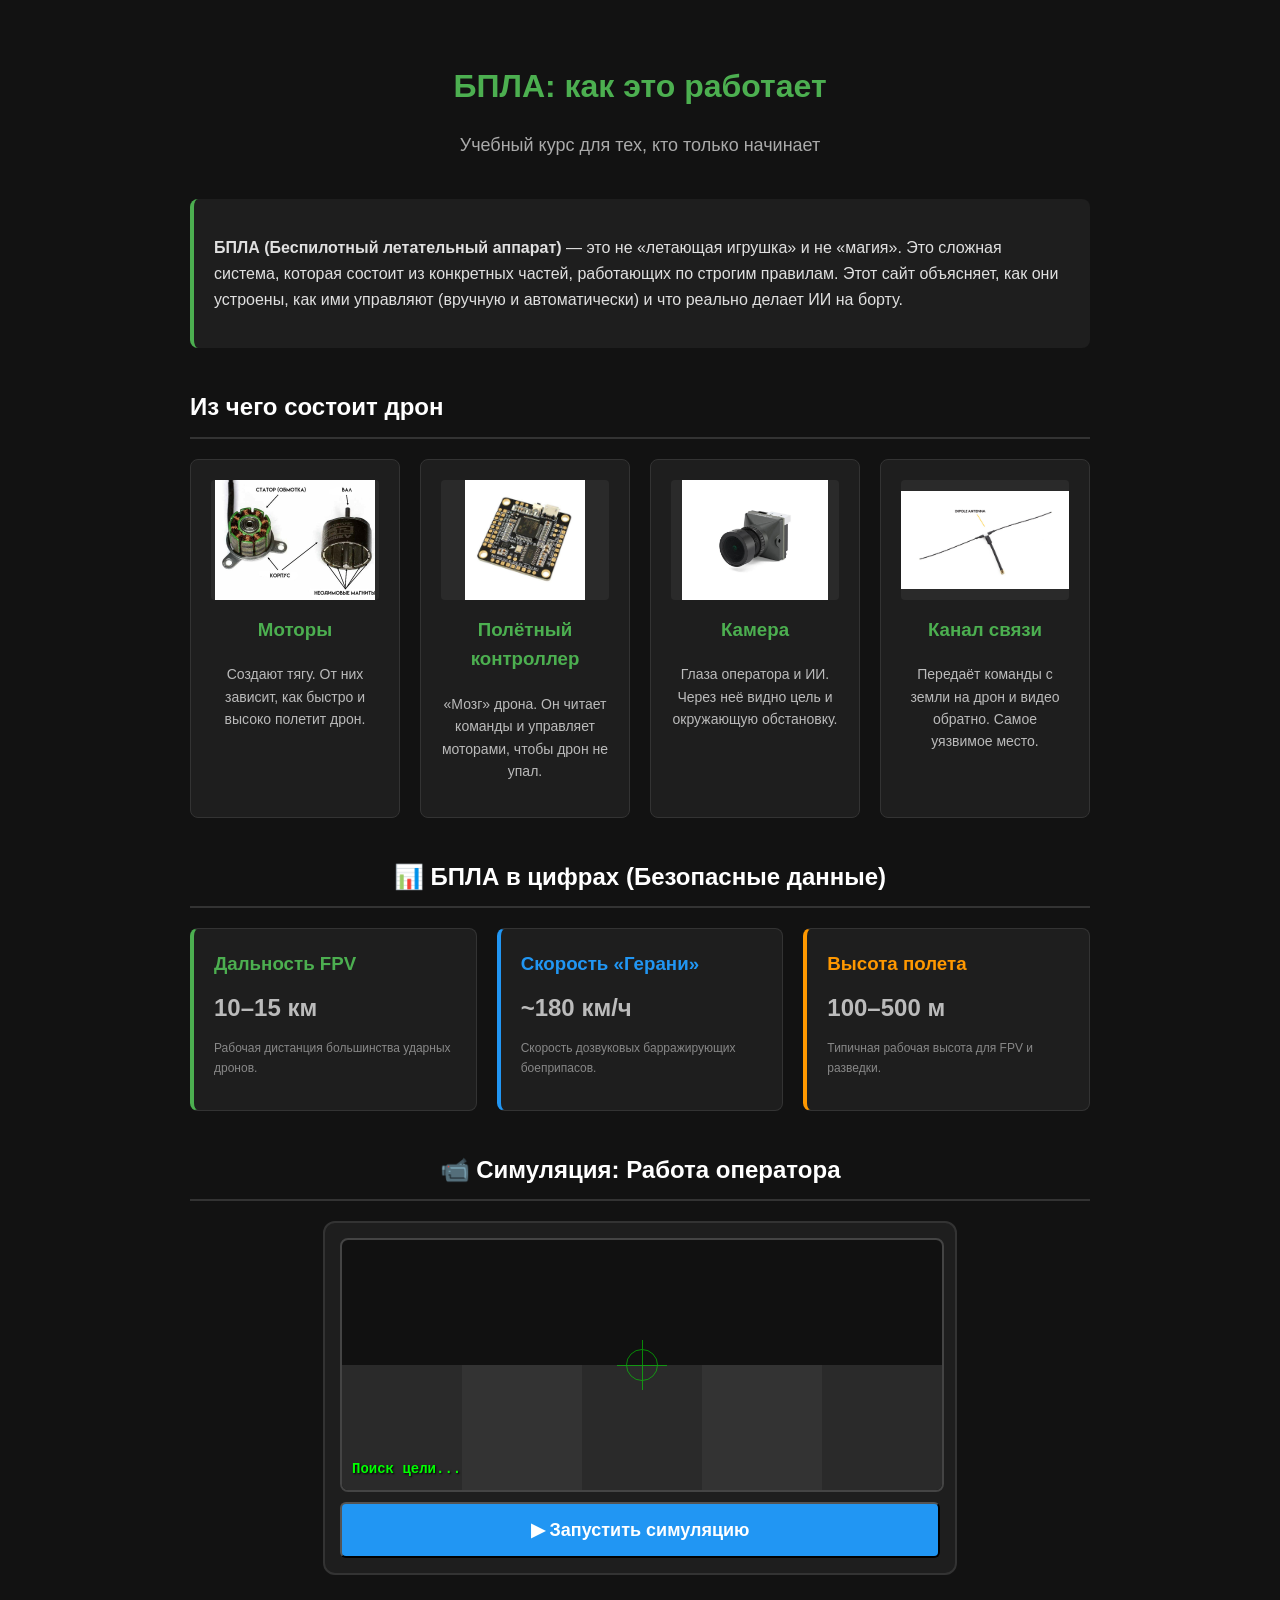
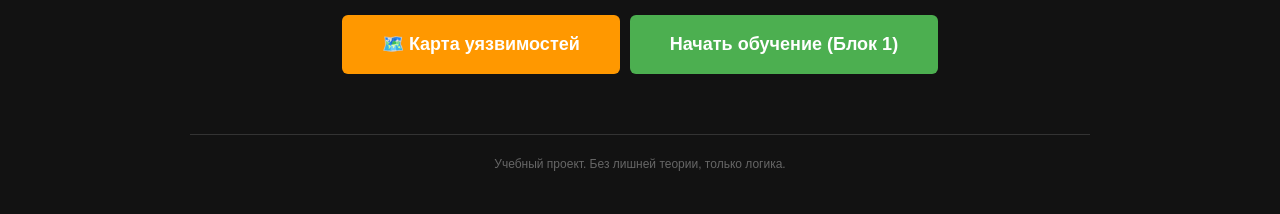
<file: index.html>
<!DOCTYPE html>
<html lang="ru">
<head>
    <meta charset="UTF-8">
    <meta name="viewport" content="width=device-width, initial-scale=1.0">
    <title>БПЛА: как это работает</title>
    <link rel="stylesheet" href="style.css">
</head>
<body>
    <div class="container">
        <h1>БПЛА: как это работает</h1>
        <p class="subtitle">Учебный курс для тех, кто только начинает</p>

        <div class="intro-box">
            <p><strong>БПЛА (Беспилотный летательный аппарат)</strong> — это не «летающая игрушка» и не «магия». Это сложная система, которая состоит из конкретных частей, работающих по строгим правилам. Этот сайт объясняет, как они устроены, как ими управляют (вручную и автоматически) и что реально делает ИИ на борту.</p>
        </div>

        <h2>Из чего состоит дрон</h2>
        <div class="grid">
            <div class="card">
                <img src="motor.jpg" alt="Моторы">
                <h3>Моторы</h3>
                <p>Создают тягу. От них зависит, как быстро и высоко полетит дрон.</p>
            </div>
            <div class="card">
                <img src="controller.jpg" alt="Полётный контроллер">
                <h3>Полётный контроллер</h3>
                <p>«Мозг» дрона. Он читает команды и управляет моторами, чтобы дрон не упал.</p>
            </div>
            <div class="card">
                <img src="camera.jpg" alt="Камера">
                <h3>Камера</h3>
                <p>Глаза оператора и ИИ. Через неё видно цель и окружающую обстановку.</p>
            </div>
            <div class="card">
                <img src="radio.jpg" alt="Канал связи">
                <h3>Канал связи</h3>
                <p>Передаёт команды с земли на дрон и видео обратно. Самое уязвимое место.</p>
            </div>
        </div>

        <h2 style="text-align: center; margin-top: 40px;">📊 БПЛА в цифрах (Безопасные данные)</h2>
        <div class="grid" style="margin-top: 20px;">
            <div class="card" style="text-align: left; border-left: 4px solid #4CAF50;">
                <h3 style="color: #4CAF50; margin: 0 0 10px 0;">Дальность FPV</h3>
                <p style="font-size: 24px; font-weight: bold; margin: 0;">10–15 км</p>
                <p style="font-size: 12px; color: #888;">Рабочая дистанция большинства ударных дронов.</p>
            </div>
            <div class="card" style="text-align: left; border-left: 4px solid #2196F3;">
                <h3 style="color: #2196F3; margin: 0 0 10px 0;">Скорость «Герани»</h3>
                <p style="font-size: 24px; font-weight: bold; margin: 0;">~180 км/ч</p>
                <p style="font-size: 12px; color: #888;">Скорость дозвуковых барражирующих боеприпасов.</p>
            </div>
            <div class="card" style="text-align: left; border-left: 4px solid #FF9800;">
                <h3 style="color: #FF9800; margin: 0 0 10px 0;">Высота полета</h3>
                <p style="font-size: 24px; font-weight: bold; margin: 0;">100–500 м</p>
                <p style="font-size: 12px; color: #888;">Типичная рабочая высота для FPV и разведки.</p>
            </div>
        </div>

        <!-- СИМУЛЯЦИЯ С ВСТРОЕННЫМИ СТИЛЯМИ (Чтобы точно работало) -->
        <h2 style="text-align: center; margin-top: 40px;">📹 Симуляция: Работа оператора</h2>
        
        <style>
            .inline-sim-container { background-color: #1e1e1e; padding: 15px; border-radius: 12px; border: 2px solid #333; margin-top: 20px; max-width: 600px; margin-left: auto; margin-right: auto; }
            .inline-sim-screen { position: relative; width: 100%; height: 250px; background-color: #111; border-radius: 8px; overflow: hidden; border: 2px solid #444; font-family: 'Courier New', monospace; }
            .inline-sim-ground { position: absolute; bottom: 0; width: 200%; height: 50%; background: repeating-linear-gradient(90deg, #2a2a2a 0%, #2a2a2a 10%, #333 10%, #333 20%); animation: moveGroundInline 2s linear infinite; }
            @keyframes moveGroundInline { 0% { transform: translateX(0); } 100% { transform: translateX(-50%); } }
            .inline-sim-crosshair { position: absolute; top: 50%; left: 50%; width: 30px; height: 30px; border: 1px solid #00FF00; border-radius: 50%; transform: translate(-50%, -50%); opacity: 0.5; }
            .inline-sim-crosshair::before, .inline-sim-crosshair::after { content: ''; position: absolute; background: #00FF00; }
            .inline-sim-crosshair::before { top: 50%; left: -10px; right: -10px; height: 1px; }
            .inline-sim-crosshair::after { left: 50%; top: -10px; bottom: -10px; width: 1px; }
            .inline-sim-enemy { position: absolute; bottom: 30%; left: 120%; width: 50px; height: 25px; background-color: #444; border-radius: 4px; border-left: 10px solid #222; transition: left 2s linear; }
            .inline-sim-ai-lock { position: absolute; width: 70px; height: 40px; border: 2px solid transparent; top: calc(70% - 20px); left: 60%; opacity: 0; transition: all 0.3s; }
            .inline-sim-ai-lock.active { opacity: 1; border-color: #f44336; animation: pulseRedInline 0.5s infinite alternate; }
            .inline-sim-ai-label { position: absolute; top: -20px; left: 0; background-color: #f44336; color: white; font-size: 10px; font-weight: bold; padding: 2px 5px; border-radius: 2px; white-space: nowrap; }
            @keyframes pulseRedInline { 0% { box-shadow: 0 0 5px rgba(244, 67, 54, 0.5); } 100% { box-shadow: 0 0 15px rgba(244, 67, 54, 0.9); } }
            .inline-sim-explosion { position: absolute; width: 80px; height: 80px; background: radial-gradient(circle, #FF9800, #f44336, transparent); border-radius: 50%; top: 50%; left: 60%; transform: translate(-50%, -50%) scale(0); opacity: 0; pointer-events: none; }
            .inline-sim-explosion.active { animation: explodeInline 1s ease-out forwards; }
            @keyframes explodeInline { 0% { transform: translate(-50%, -50%) scale(0); opacity: 1; } 100% { transform: translate(-50%, -50%) scale(2); opacity: 0; } }
            .inline-sim-status { position: absolute; bottom: 10px; left: 10px; color: #00FF00; font-size: 14px; font-weight: bold; text-shadow: 1px 1px 2px #000; }
        </style>

        <div class="inline-sim-container">
            <div class="inline-sim-screen">
                <div class="inline-sim-ground"></div>
                <div class="inline-sim-crosshair"></div>
                <div class="inline-sim-enemy" id="simEnemyInline"></div>
                <div class="inline-sim-ai-lock" id="simAiLockInline">
                    <div class="inline-sim-ai-label">T-72 | ENEMY</div>
                </div>
                <div class="inline-sim-explosion" id="simExplosionInline"></div>
                <div class="inline-sim-status" id="simStatusInline">Поиск цели...</div>
            </div>
            <button class="btn" style="width: 100%; margin-top: 10px; background-color: #2196F3;" onclick="startDroneAnimationInline()">▶ Запустить симуляцию</button>
        </div>

        <!-- Кнопки внизу -->
        <div class="btn-container" style="display: flex; gap: 10px; justify-content: center; flex-wrap: wrap; margin-top: 40px;">
            <a href="map.html" class="btn" style="background-color: #FF9800;">🗺️ Карта уязвимостей</a>
            <a href="block1.html" class="btn">Начать обучение (Блок 1)</a>
        </div>

        <div class="footer">
            Учебный проект. Без лишней теории, только логика.
        </div>
    </div>
</body>
</html>
</file>
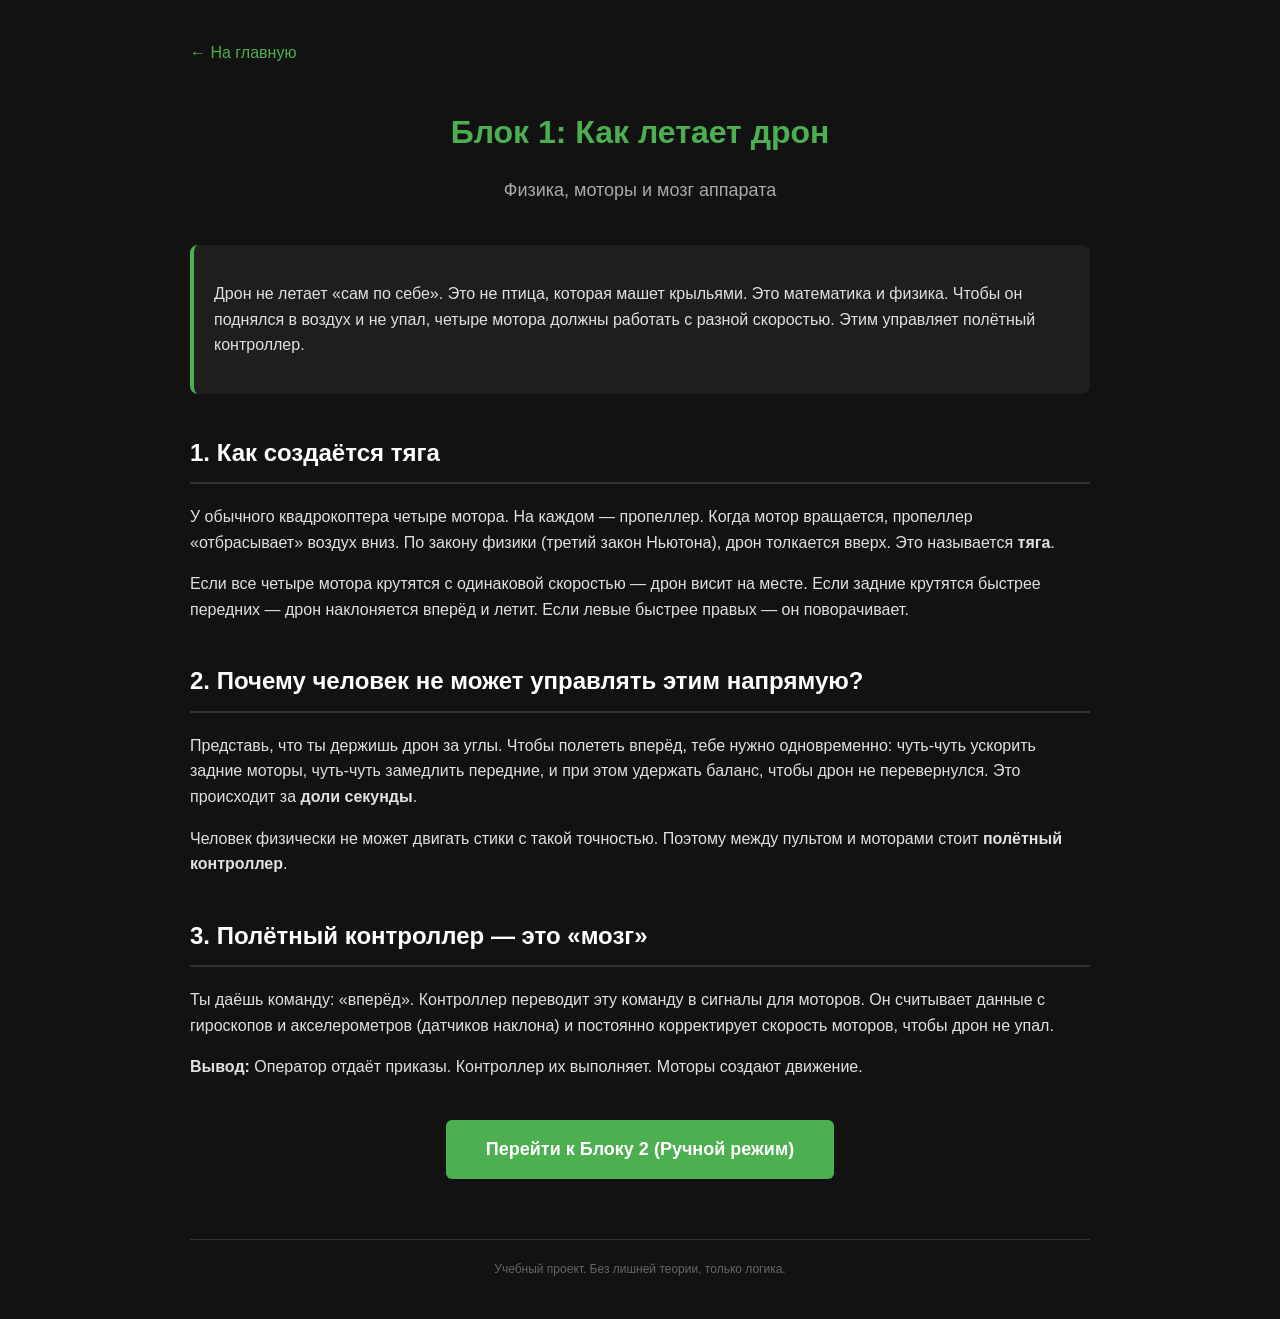
<file: block1.html>
<!DOCTYPE html>
<html lang="ru">
<head>
    <meta charset="UTF-8">
    <meta name="viewport" content="width=device-width, initial-scale=1.0">
    <title>Блок 1: Как летает дрон</title>
    <link rel="stylesheet" href="style.css">
</head>
<body>
    <div class="container">
        <a href="index.html" style="color: #4CAF50; text-decoration: none; margin-bottom: 20px; display: inline-block;">← На главную</a>

        <h1>Блок 1: Как летает дрон</h1>
        <p class="subtitle">Физика, моторы и мозг аппарата</p>

        <div class="intro-box">
            <p>Дрон не летает «сам по себе». Это не птица, которая машет крыльями. Это математика и физика. Чтобы он поднялся в воздух и не упал, четыре мотора должны работать с разной скоростью. Этим управляет полётный контроллер.</p>
        </div>

        <h2>1. Как создаётся тяга</h2>
        <p>У обычного квадрокоптера четыре мотора. На каждом — пропеллер. Когда мотор вращается, пропеллер «отбрасывает» воздух вниз. По закону физики (третий закон Ньютона), дрон толкается вверх. Это называется <strong>тяга</strong>.</p>
        <p>Если все четыре мотора крутятся с одинаковой скоростью — дрон висит на месте. Если задние крутятся быстрее передних — дрон наклоняется вперёд и летит. Если левые быстрее правых — он поворачивает.</p>

        <h2>2. Почему человек не может управлять этим напрямую?</h2>
        <p>Представь, что ты держишь дрон за углы. Чтобы полететь вперёд, тебе нужно одновременно: чуть-чуть ускорить задние моторы, чуть-чуть замедлить передние, и при этом удержать баланс, чтобы дрон не перевернулся. Это происходит за <strong>доли секунды</strong>.</p>
        <p>Человек физически не может двигать стики с такой точностью. Поэтому между пультом и моторами стоит <strong>полётный контроллер</strong>.</p>

        <h2>3. Полётный контроллер — это «мозг»</h2>
        <p>Ты даёшь команду: «вперёд». Контроллер переводит эту команду в сигналы для моторов. Он считывает данные с гироскопов и акселерометров (датчиков наклона) и постоянно корректирует скорость моторов, чтобы дрон не упал.</p>
        <p><strong>Вывод:</strong> Оператор отдаёт приказы. Контроллер их выполняет. Моторы создают движение.</p>

        <div class="btn-container">
            <a href="block2.html" class="btn">Перейти к Блоку 2 (Ручной режим)</a>
        </div>

        <div class="footer">Учебный проект. Без лишней теории, только логика.</div>
    </div>
</body>
</html>
</file>
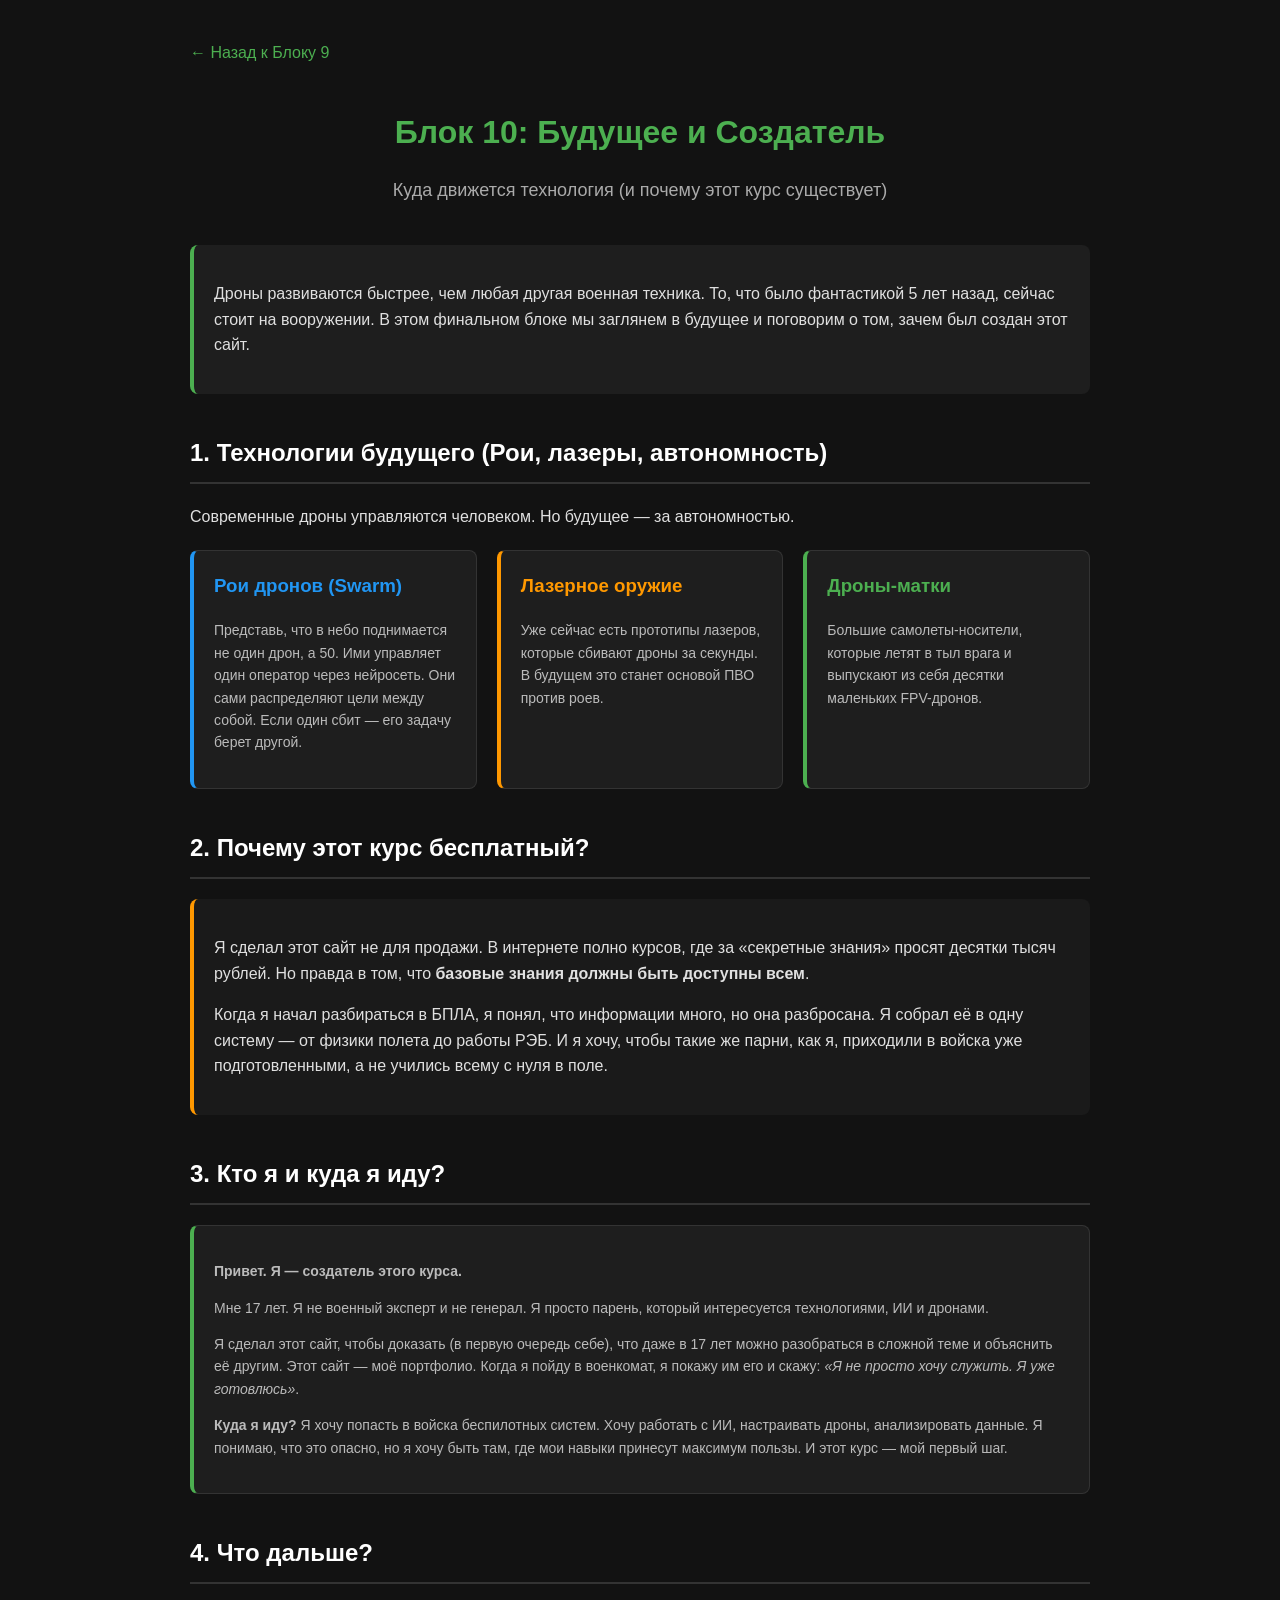
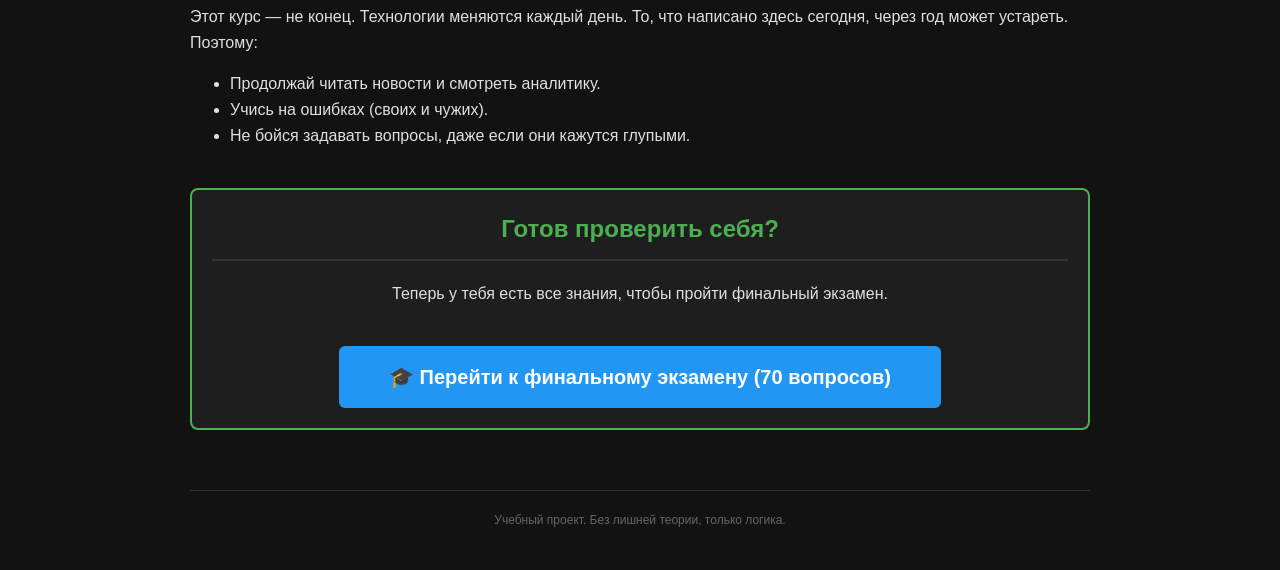
<file: block10.html>
<!DOCTYPE html>
<html lang="ru">
<head>
    <meta charset="UTF-8">
    <meta name="viewport" content="width=device-width, initial-scale=1.0">
    <title>Блок 10: Будущее и Создатель</title>
    <link rel="stylesheet" href="style.css">
    <script src="script.js"></script>
</head>
<body>
    <div class="container">
        <a href="block9.html" style="color: #4CAF50; text-decoration: none; margin-bottom: 20px; display: inline-block;">← Назад к Блоку 9</a>

        <h1>Блок 10: Будущее и Создатель</h1>
        <p class="subtitle">Куда движется технология (и почему этот курс существует)</p>

        <div class="intro-box">
            <p>Дроны развиваются быстрее, чем любая другая военная техника. То, что было фантастикой 5 лет назад, сейчас стоит на вооружении. В этом финальном блоке мы заглянем в будущее и поговорим о том, зачем был создан этот сайт.</p>
        </div>

        <h2>1. Технологии будущего (Рои, лазеры, автономность)</h2>
        <p>Современные дроны управляются человеком. Но будущее — за автономностью.</p>
        
        <div class="grid" style="margin-top: 20px;">
            <div class="card" style="text-align: left; border-left: 4px solid #2196F3;">
                <h3 style="color: #2196F3;">Рои дронов (Swarm)</h3>
                <p>Представь, что в небо поднимается не один дрон, а 50. Ими управляет один оператор через нейросеть. Они сами распределяют цели между собой. Если один сбит — его задачу берет другой.</p>
            </div>
            <div class="card" style="text-align: left; border-left: 4px solid #FF9800;">
                <h3 style="color: #FF9800;">Лазерное оружие</h3>
                <p>Уже сейчас есть прототипы лазеров, которые сбивают дроны за секунды. В будущем это станет основой ПВО против роев.</p>
            </div>
            <div class="card" style="text-align: left; border-left: 4px solid #4CAF50;">
                <h3 style="color: #4CAF50;">Дроны-матки</h3>
                <p>Большие самолеты-носители, которые летят в тыл врага и выпускают из себя десятки маленьких FPV-дронов.</p>
            </div>
        </div>

        <h2>2. Почему этот курс бесплатный?</h2>
        <div class="intro-box" style="border-left-color: #FF9800; background-color: #1a1a1a;">
            <p>Я сделал этот сайт не для продажи. В интернете полно курсов, где за «секретные знания» просят десятки тысяч рублей. Но правда в том, что <strong>базовые знания должны быть доступны всем</strong>.</p>
            <p>Когда я начал разбираться в БПЛА, я понял, что информации много, но она разбросана. Я собрал её в одну систему — от физики полета до работы РЭБ. И я хочу, чтобы такие же парни, как я, приходили в войска уже подготовленными, а не учились всему с нуля в поле.</p>
        </div>

        <h2>3. Кто я и куда я иду?</h2>
        <div class="card" style="text-align: left; border-left: 4px solid #4CAF50; padding: 20px;">
            <p><strong>Привет. Я — создатель этого курса.</strong></p>
            <p>Мне 17 лет. Я не военный эксперт и не генерал. Я просто парень, который интересуется технологиями, ИИ и дронами.</p>
            <p>Я сделал этот сайт, чтобы доказать (в первую очередь себе), что даже в 17 лет можно разобраться в сложной теме и объяснить её другим. Этот сайт — моё портфолио. Когда я пойду в военкомат, я покажу им его и скажу: <em>«Я не просто хочу служить. Я уже готовлюсь»</em>.</p>
            <p><strong>Куда я иду?</strong> Я хочу попасть в войска беспилотных систем. Хочу работать с ИИ, настраивать дроны, анализировать данные. Я понимаю, что это опасно, но я хочу быть там, где мои навыки принесут максимум пользы. И этот курс — мой первый шаг.</p>
        </div>

        <h2>4. Что дальше?</h2>
        <p>Этот курс — не конец. Технологии меняются каждый день. То, что написано здесь сегодня, через год может устареть. Поэтому:</p>
        <ul>
            <li>Продолжай читать новости и смотреть аналитику.</li>
            <li>Учись на ошибках (своих и чужих).</li>
            <li>Не бойся задавать вопросы, даже если они кажутся глупыми.</li>
        </ul>

        <div class="intro-box" style="text-align: center; border-left: none; border: 2px solid #4CAF50; margin-top: 40px;">
            <h2 style="margin-top: 0; color: #4CAF50;">Готов проверить себя?</h2>
            <p>Теперь у тебя есть все знания, чтобы пройти финальный экзамен.</p>
            <div class="btn-container">
                <a href="exam.html" class="btn" style="background-color: #2196F3; font-size: 20px; padding: 15px 50px;">🎓 Перейти к финальному экзамену (70 вопросов)</a>
            </div>
        </div>

        <div class="footer">Учебный проект. Без лишней теории, только логика.</div>
    </div>
</body>
</html>
</file>
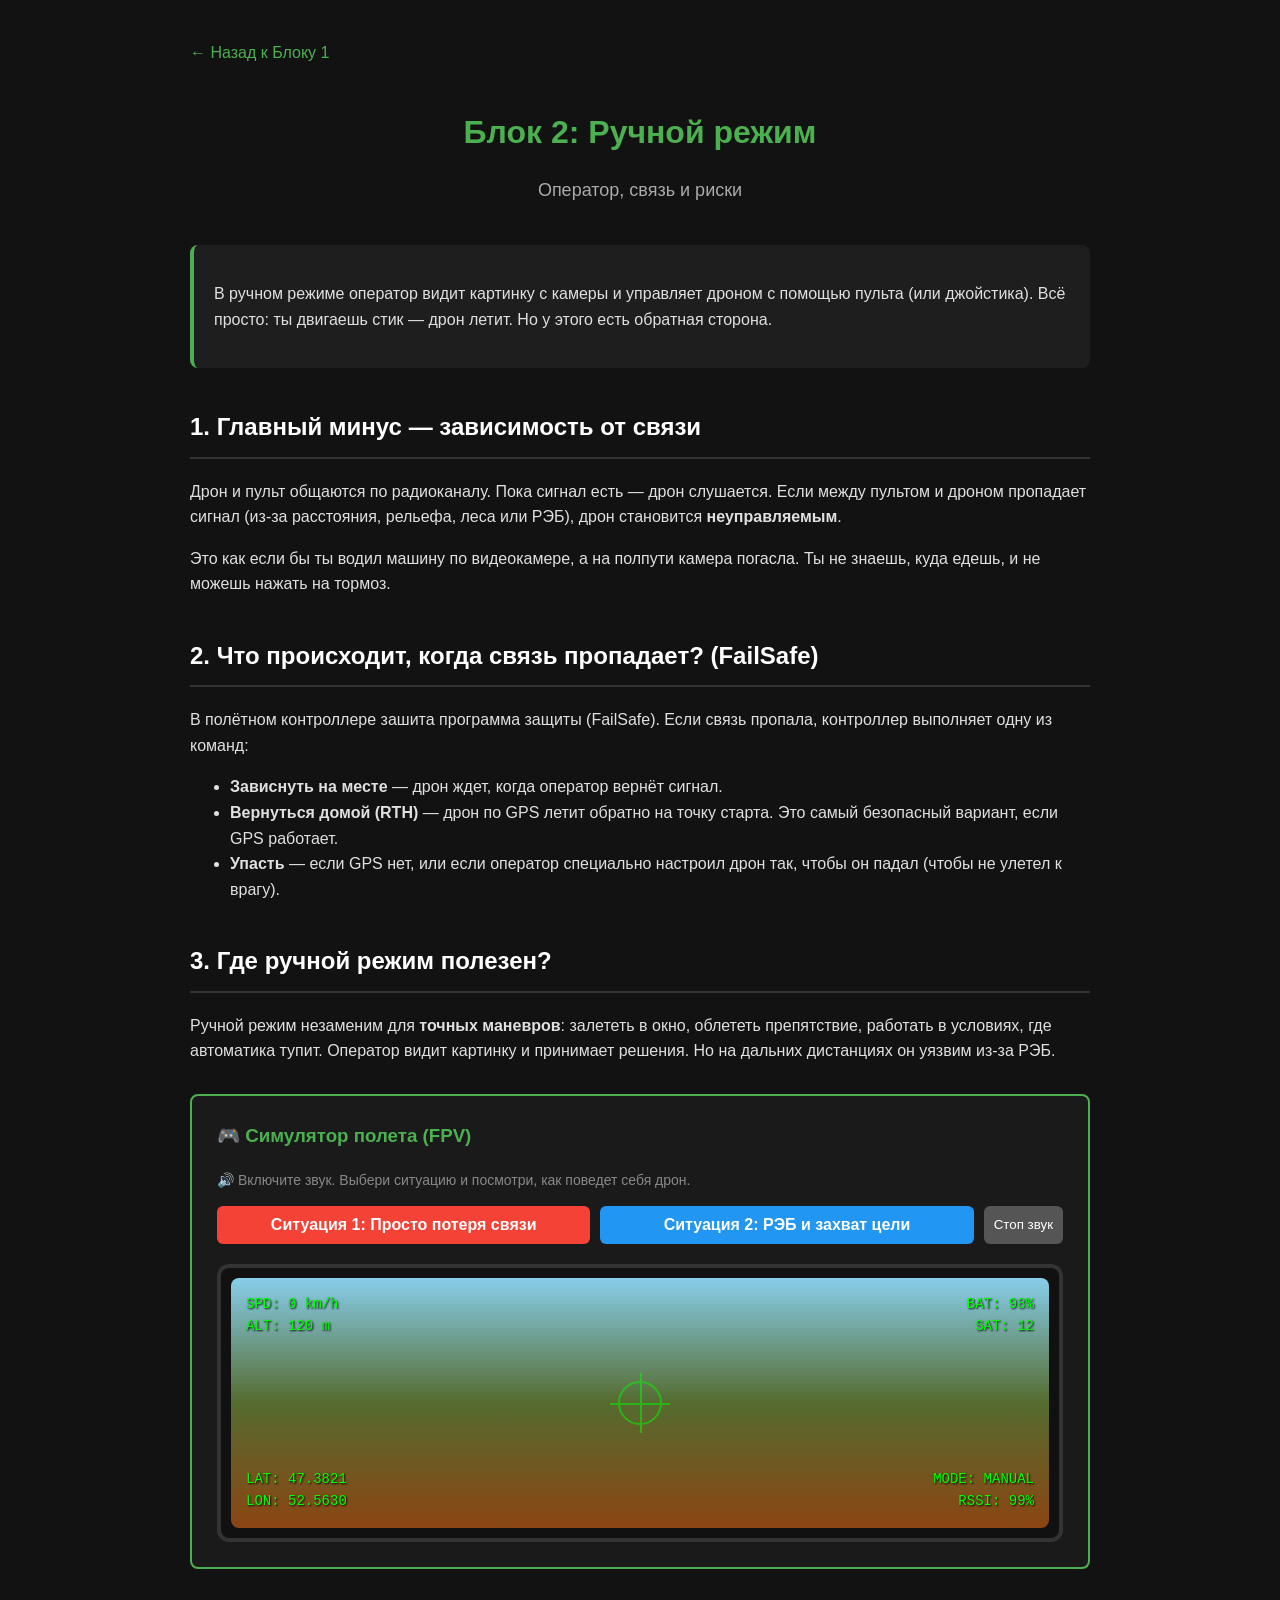
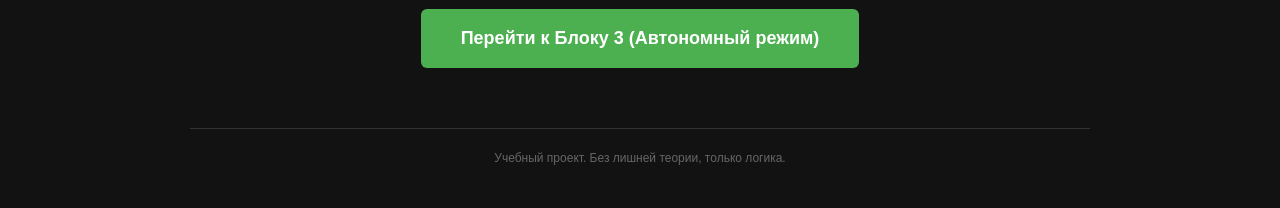
<file: block2.html>
<!DOCTYPE html>
<html lang="ru">
<head>
    <meta charset="UTF-8">
    <meta name="viewport" content="width=device-width, initial-scale=1.0">
    <title>Блок 2: Ручной режим</title>
    <link rel="stylesheet" href="style.css">
    <script src="script.js"></script>
</head>
<body>
    <div class="container">
        <a href="block1.html" style="color: #4CAF50; text-decoration: none; margin-bottom: 20px; display: inline-block;">← Назад к Блоку 1</a>

        <h1>Блок 2: Ручной режим</h1>
        <p class="subtitle">Оператор, связь и риски</p>

        <div class="intro-box">
            <p>В ручном режиме оператор видит картинку с камеры и управляет дроном с помощью пульта (или джойстика). Всё просто: ты двигаешь стик — дрон летит. Но у этого есть обратная сторона.</p>
        </div>

        <h2>1. Главный минус — зависимость от связи</h2>
        <p>Дрон и пульт общаются по радиоканалу. Пока сигнал есть — дрон слушается. Если между пультом и дроном пропадает сигнал (из-за расстояния, рельефа, леса или РЭБ), дрон становится <strong>неуправляемым</strong>.</p>
        <p>Это как если бы ты водил машину по видеокамере, а на полпути камера погасла. Ты не знаешь, куда едешь, и не можешь нажать на тормоз.</p>

        <h2>2. Что происходит, когда связь пропадает? (FailSafe)</h2>
        <p>В полётном контроллере зашита программа защиты (FailSafe). Если связь пропала, контроллер выполняет одну из команд:</p>
        <ul>
            <li><strong>Зависнуть на месте</strong> — дрон ждет, когда оператор вернёт сигнал.</li>
            <li><strong>Вернуться домой (RTH)</strong> — дрон по GPS летит обратно на точку старта. Это самый безопасный вариант, если GPS работает.</li>
            <li><strong>Упасть</strong> — если GPS нет, или если оператор специально настроил дрон так, чтобы он падал (чтобы не улетел к врагу).</li>
        </ul>

        <h2>3. Где ручной режим полезен?</h2>
        <p>Ручной режим незаменим для <strong>точных маневров</strong>: залететь в окно, облететь препятствие, работать в условиях, где автоматика тупит. Оператор видит картинку и принимает решения. Но на дальних дистанциях он уязвим из-за РЭБ.</p>

        <!-- FPV СИМУЛЯТОР -->
        <div class="quiz-box" style="border: 2px solid #4CAF50; background-color: #1a1a1a; margin-top: 30px;">
            <h3 style="color: #4CAF50; margin-top: 0;">🎮 Симулятор полета (FPV)</h3>
            <p style="font-size: 14px; color: #888;">🔊 Включите звук. Выбери ситуацию и посмотри, как поведет себя дрон.</p>
            
            <div style="margin-bottom: 15px; display: flex; gap: 10px; flex-wrap: wrap;">
                <button class="sim-btn" onclick="startSimulation(1)" style="background-color: #f44336; flex: 1; color: white; border: none; padding: 10px; border-radius: 6px; cursor: pointer; font-weight: bold;">Ситуация 1: Просто потеря связи</button>
                <button class="sim-btn" onclick="startSimulation(2)" style="background-color: #2196F3; flex: 1; color: white; border: none; padding: 10px; border-radius: 6px; cursor: pointer; font-weight: bold;">Ситуация 2: РЭБ и захват цели</button>
                <button onclick="stopAudio()" style="background-color: #555; color: white; border: none; padding: 10px; border-radius: 6px; cursor: pointer;">Стоп звук</button>
            </div>

            <div class="fpv-container">
                <div class="fpv-screen" id="fpvScreen">
                    <!-- Прицел -->
                    <div class="fpv-crosshair"></div>
                    
                    <!-- Мишень (Танк) и Рамка захвата -->
                    <div class="fpv-target" id="fpvTarget"></div>
                    <div class="target-lock-box" id="targetLock">
                        <div class="target-label" id="targetLabel">TARGET LOCKED</div>
                    </div>

                    <!-- Телеметрия -->
                    <div class="fpv-hud">
                        <div class="fpv-corner-tl">
                            <div>SPD: <span id="hudSpd">0</span> km/h</div>
                            <div>ALT: <span id="hudAlt">120</span> m</div>
                        </div>
                        <div class="fpv-corner-tr">
                            <div>BAT: <span id="hudBat">98</span>%</div>
                            <div>SAT: <span id="hudSat">12</span></div>
                        </div>
                        <div class="fpv-corner-bl">
                            <div>LAT: <span id="hudLat">47.3821</span></div>
                            <div>LON: <span id="hudLon">52.5630</span></div>
                        </div>
                        <div class="fpv-corner-br">
                            <div>MODE: <span id="hudMode">MANUAL</span></div>
                            <div>RSSI: <span id="hudRssi">99</span>%</div>
                        </div>
                    </div>
                    <div class="fpv-status-text" id="fpvStatus">СИГНАЛ ПОТЕРЯН</div>
                </div>
            </div>
        </div>
        <!-- КОНЕЦ СИМУЛЯТОРА -->

        <div class="btn-container">
            <a href="block3.html" class="btn">Перейти к Блоку 3 (Автономный режим)</a>
        </div>

        <div class="footer">Учебный проект. Без лишней теории, только логика.</div>
    </div>
</body>
</html>
</file>
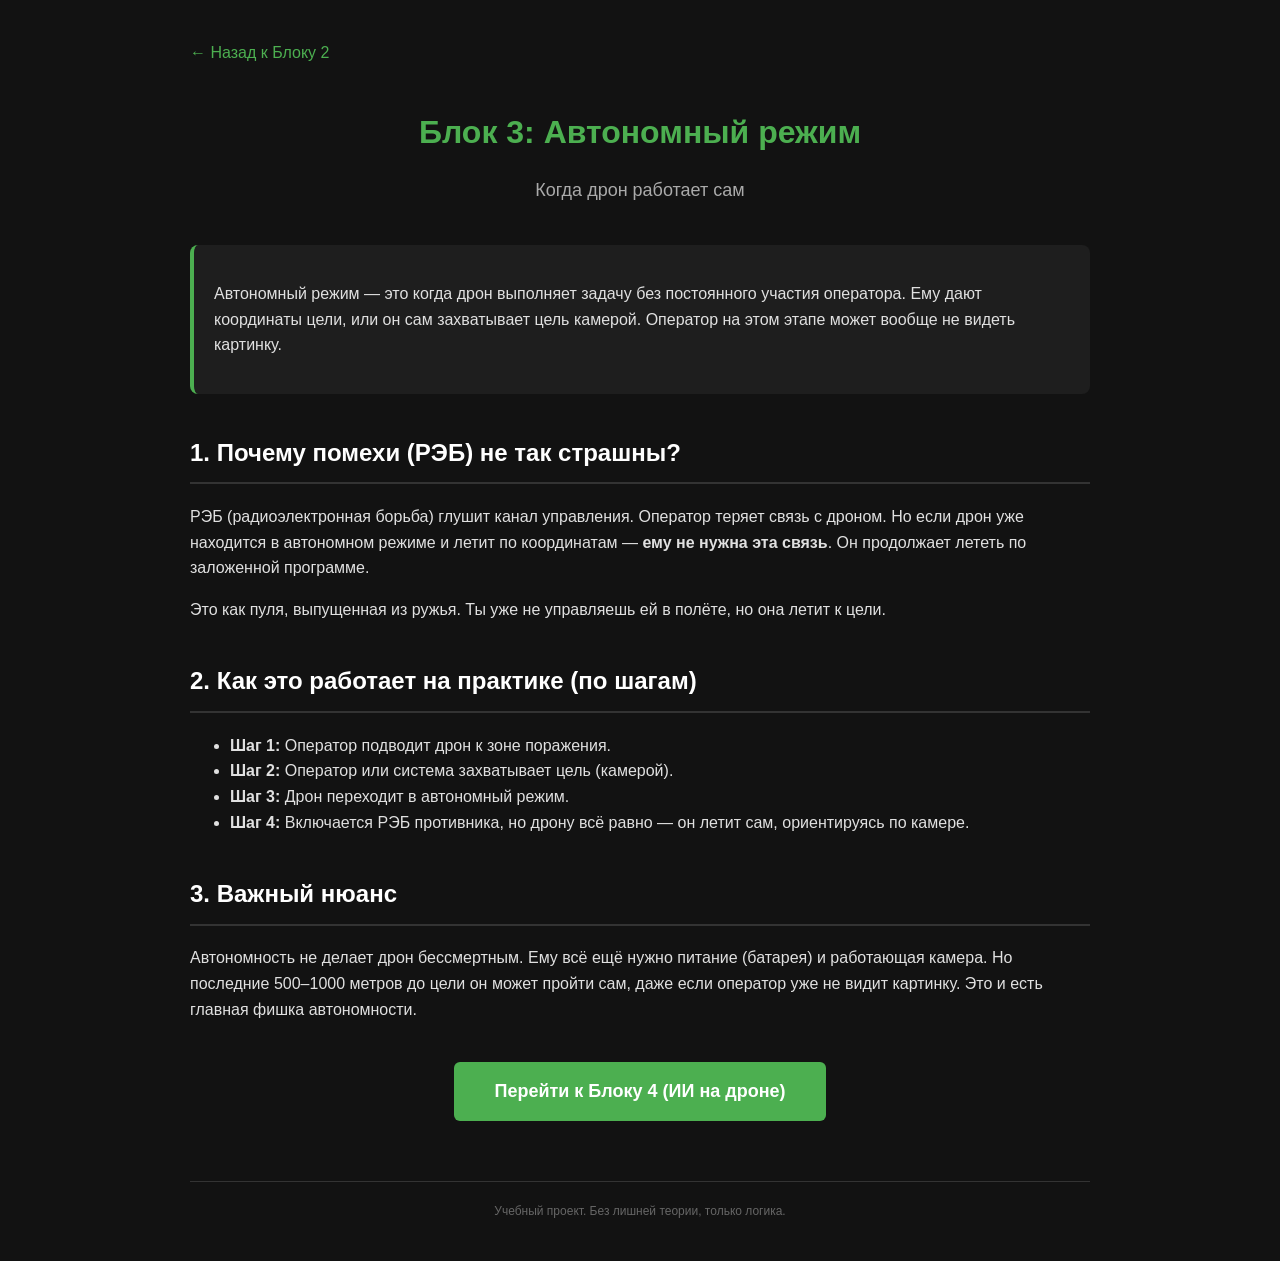
<file: block3.html>
<!DOCTYPE html>
<html lang="ru">
<head>
    <meta charset="UTF-8">
    <meta name="viewport" content="width=device-width, initial-scale=1.0">
    <title>Блок 3: Автономный режим</title>
    <link rel="stylesheet" href="style.css">
</head>
<body>
    <div class="container">
        <a href="block2.html" style="color: #4CAF50; text-decoration: none; margin-bottom: 20px; display: inline-block;">← Назад к Блоку 2</a>

        <h1>Блок 3: Автономный режим</h1>
        <p class="subtitle">Когда дрон работает сам</p>

        <div class="intro-box">
            <p>Автономный режим — это когда дрон выполняет задачу без постоянного участия оператора. Ему дают координаты цели, или он сам захватывает цель камерой. Оператор на этом этапе может вообще не видеть картинку.</p>
        </div>

        <h2>1. Почему помехи (РЭБ) не так страшны?</h2>
        <p>РЭБ (радиоэлектронная борьба) глушит канал управления. Оператор теряет связь с дроном. Но если дрон уже находится в автономном режиме и летит по координатам — <strong>ему не нужна эта связь</strong>. Он продолжает лететь по заложенной программе.</p>
        <p>Это как пуля, выпущенная из ружья. Ты уже не управляешь ей в полёте, но она летит к цели.</p>

        <h2>2. Как это работает на практике (по шагам)</h2>
        <ul>
            <li><strong>Шаг 1:</strong> Оператор подводит дрон к зоне поражения.</li>
            <li><strong>Шаг 2:</strong> Оператор или система захватывает цель (камерой).</li>
            <li><strong>Шаг 3:</strong> Дрон переходит в автономный режим.</li>
            <li><strong>Шаг 4:</strong> Включается РЭБ противника, но дрону всё равно — он летит сам, ориентируясь по камере.</li>
        </ul>

        <h2>3. Важный нюанс</h2>
        <p>Автономность не делает дрон бессмертным. Ему всё ещё нужно питание (батарея) и работающая камера. Но последние 500–1000 метров до цели он может пройти сам, даже если оператор уже не видит картинку. Это и есть главная фишка автономности.</p>

        <div class="btn-container">
            <a href="block4.html" class="btn">Перейти к Блоку 4 (ИИ на дроне)</a>
        </div>

        <div class="footer">Учебный проект. Без лишней теории, только логика.</div>
    </div>
</body>
</html>
</file>
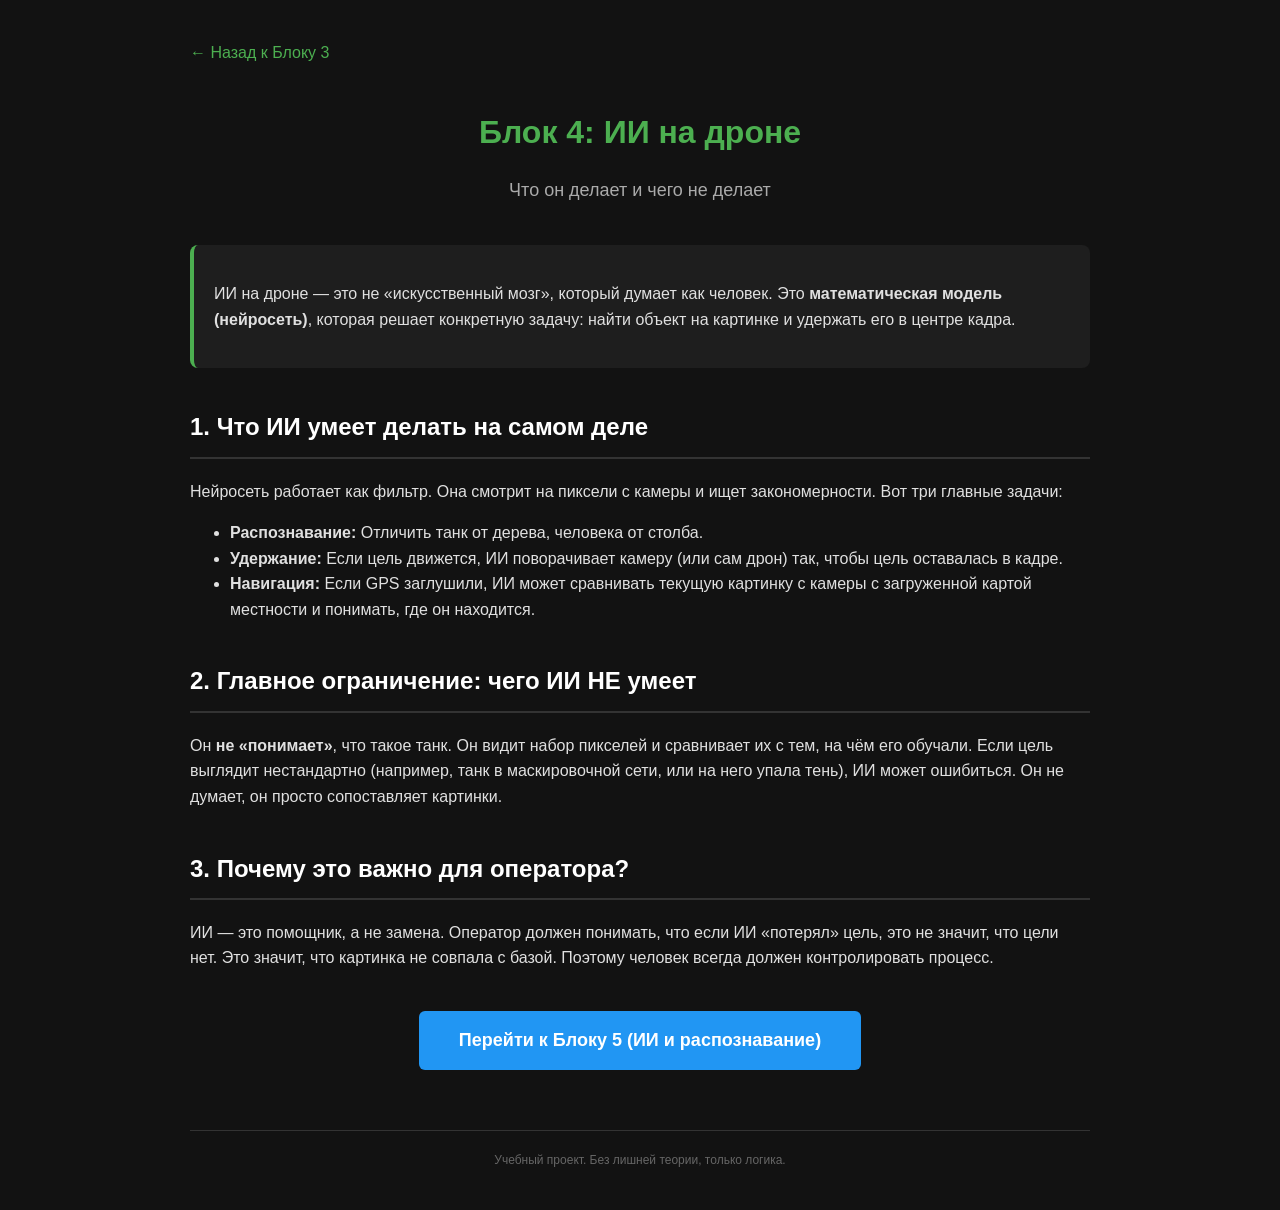
<file: block4.html>
<!DOCTYPE html>
<html lang="ru">
<head>
    <meta charset="UTF-8">
    <meta name="viewport" content="width=device-width, initial-scale=1.0">
    <title>Блок 4: ИИ на дроне</title>
    <link rel="stylesheet" href="style.css">
</head>
<body>
    <div class="container">
        <a href="block3.html" style="color: #4CAF50; text-decoration: none; margin-bottom: 20px; display: inline-block;">← Назад к Блоку 3</a>

        <h1>Блок 4: ИИ на дроне</h1>
        <p class="subtitle">Что он делает и чего не делает</p>

        <div class="intro-box">
            <p>ИИ на дроне — это не «искусственный мозг», который думает как человек. Это <strong>математическая модель (нейросеть)</strong>, которая решает конкретную задачу: найти объект на картинке и удержать его в центре кадра.</p>
        </div>

        <h2>1. Что ИИ умеет делать на самом деле</h2>
        <p>Нейросеть работает как фильтр. Она смотрит на пиксели с камеры и ищет закономерности. Вот три главные задачи:</p>
        <ul>
            <li><strong>Распознавание:</strong> Отличить танк от дерева, человека от столба.</li>
            <li><strong>Удержание:</strong> Если цель движется, ИИ поворачивает камеру (или сам дрон) так, чтобы цель оставалась в кадре.</li>
            <li><strong>Навигация:</strong> Если GPS заглушили, ИИ может сравнивать текущую картинку с камеры с загруженной картой местности и понимать, где он находится.</li>
        </ul>

        <h2>2. Главное ограничение: чего ИИ НЕ умеет</h2>
        <p>Он <strong>не «понимает»</strong>, что такое танк. Он видит набор пикселей и сравнивает их с тем, на чём его обучали. Если цель выглядит нестандартно (например, танк в маскировочной сети, или на него упала тень), ИИ может ошибиться. Он не думает, он просто сопоставляет картинки.</p>

        <h2>3. Почему это важно для оператора?</h2>
        <p>ИИ — это помощник, а не замена. Оператор должен понимать, что если ИИ «потерял» цель, это не значит, что цели нет. Это значит, что картинка не совпала с базой. Поэтому человек всегда должен контролировать процесс.</p>

        <div class="btn-container">
            <a href="block5.html" class="btn" style="background-color: #2196F3;">Перейти к Блоку 5 (ИИ и распознавание)</a>
        </div>

        <div class="footer">Учебный проект. Без лишней теории, только логика.</div>
    </div>
</body>
</html>
</file>
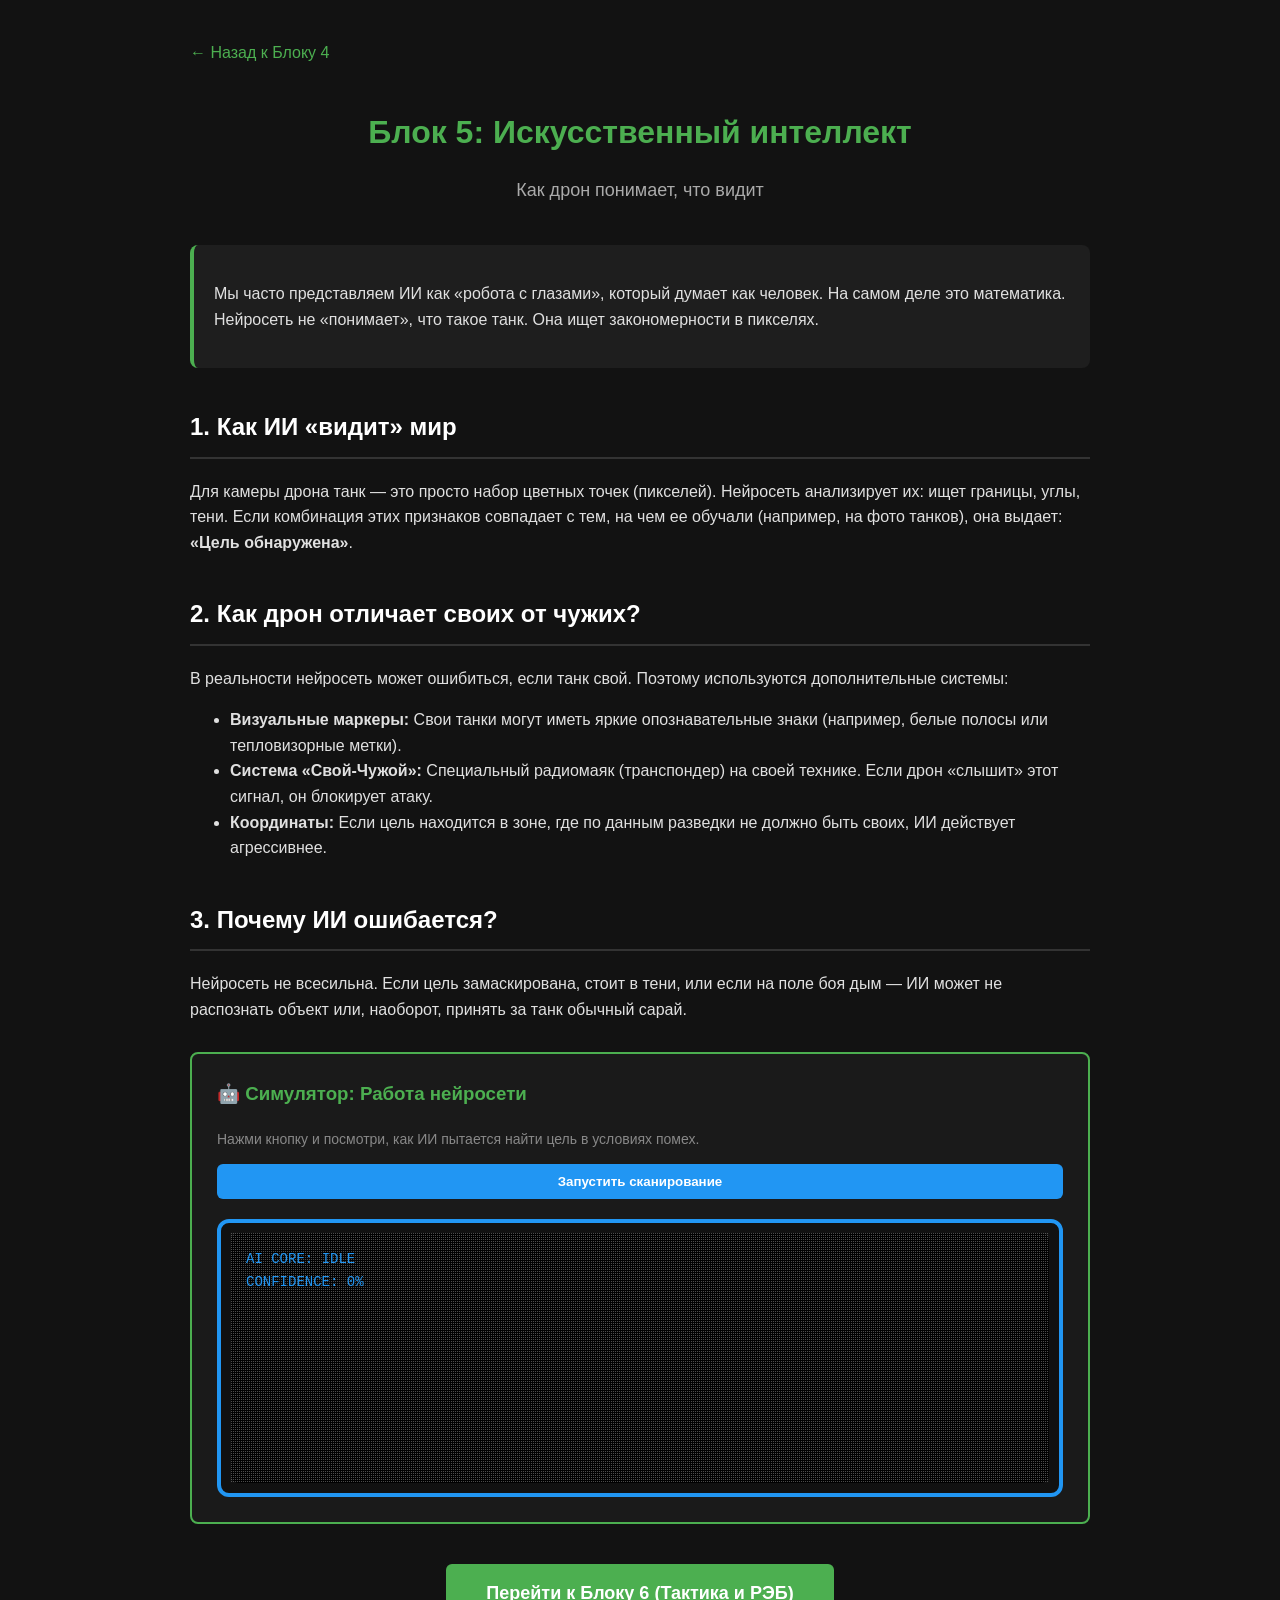
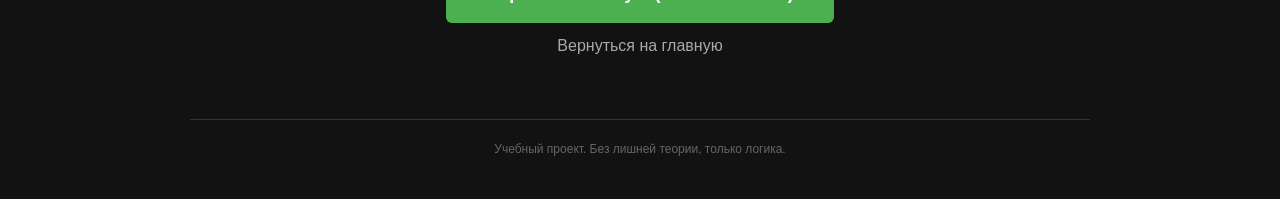
<file: block5.html>
<!DOCTYPE html>
<html lang="ru">
<head>
    <meta charset="UTF-8">
    <meta name="viewport" content="width=device-width, initial-scale=1.0">
    <title>Блок 5: ИИ и распознавание</title>
    <link rel="stylesheet" href="style.css">
    <script src="script2.js"></script>
</head>
<body>
    <div class="container">
        <a href="block4.html" style="color: #4CAF50; text-decoration: none; margin-bottom: 20px; display: inline-block;">← Назад к Блоку 4</a>

        <h1>Блок 5: Искусственный интеллект</h1>
        <p class="subtitle">Как дрон понимает, что видит</p>

        <div class="intro-box">
            <p>Мы часто представляем ИИ как «робота с глазами», который думает как человек. На самом деле это математика. Нейросеть не «понимает», что такое танк. Она ищет закономерности в пикселях.</p>
        </div>

        <h2>1. Как ИИ «видит» мир</h2>
        <p>Для камеры дрона танк — это просто набор цветных точек (пикселей). Нейросеть анализирует их: ищет границы, углы, тени. Если комбинация этих признаков совпадает с тем, на чем ее обучали (например, на фото танков), она выдает: <strong>«Цель обнаружена»</strong>.</p>
        
        <h2>2. Как дрон отличает своих от чужих?</h2>
        <p>В реальности нейросеть может ошибиться, если танк свой. Поэтому используются дополнительные системы:</p>
        <ul>
            <li><strong>Визуальные маркеры:</strong> Свои танки могут иметь яркие опознавательные знаки (например, белые полосы или тепловизорные метки).</li>
            <li><strong>Система «Свой-Чужой»:</strong> Специальный радиомаяк (транспондер) на своей технике. Если дрон «слышит» этот сигнал, он блокирует атаку.</li>
            <li><strong>Координаты:</strong> Если цель находится в зоне, где по данным разведки не должно быть своих, ИИ действует агрессивнее.</li>
        </ul>

        <h2>3. Почему ИИ ошибается?</h2>
        <p>Нейросеть не всесильна. Если цель замаскирована, стоит в тени, или если на поле боя дым — ИИ может не распознать объект или, наоборот, принять за танк обычный сарай.</p>

        <!-- СИМУЛЯТОР РАСПОЗНАВАНИЯ -->
        <div class="quiz-box" style="border: 2px solid #4CAF50; background-color: #1a1a1a; margin-top: 30px;">
            <h3 style="color: #4CAF50; margin-top: 0;">🤖 Симулятор: Работа нейросети</h3>
            <p style="font-size: 14px; color: #888;">Нажми кнопку и посмотри, как ИИ пытается найти цель в условиях помех.</p>
            
            <div style="margin-bottom: 15px; display: flex; gap: 10px; flex-wrap: wrap;">
                <button onclick="startAISimulation()" style="background-color: #2196F3; flex: 1; color: white; border: none; padding: 10px; border-radius: 6px; cursor: pointer; font-weight: bold;">Запустить сканирование</button>
            </div>

            <div class="fpv-container" style="border-color: #2196F3;">
                <div class="fpv-screen" id="aiScreen" style="background: #000;"> <!-- Черный экран для сканирования -->
                    <!-- Шум -->
                    <div id="aiNoise" style="position: absolute; width: 100%; height: 100%; background: url('[data-uri]'); opacity: 0.4; z-index: 5;"></div>
                    
                    <!-- Цель -->
                    <div class="fpv-target" id="aiTarget" style="top: 40%; left: 50%; background-color: #555; box-shadow: none; border-left-color: #333; z-index: 2;"></div>
                    
                    <!-- Рамка ИИ -->
                    <div class="target-lock-box" id="aiLock" style="top: calc(40% - 10px); left: calc(50% - 10px); z-index: 10;">
                        <div class="target-label" id="aiLabel" style="background-color: #2196F3;">AI: TARGET</div>
                    </div>

                    <!-- Телеметрия -->
                    <div class="fpv-hud" style="z-index: 10;">
                        <div class="fpv-corner-tl" style="color: #2196F3; text-shadow: none;">
                            <div>AI CORE: <span id="aiStatus">IDLE</span></div>
                            <div>CONFIDENCE: <span id="aiConf">0</span>%</div>
                        </div>
                    </div>
                </div>
            </div>
        </div>
        <!-- КОНЕЦ СИМУЛЯТОРА -->

<div class="btn-container">
    <a href="block6.html" class="btn" style="background-color: #4CAF50;">Перейти к Блоку 6 (Тактика и РЭБ)</a>
</div>
        <div class="btn-container" style="margin-top: 10px;">
            <a href="index.html" style="color: #aaa; text-decoration: none;">Вернуться на главную</a>
        </div>

        <div class="footer">Учебный проект. Без лишней теории, только логика.</div>
    </div>
</body>
</html>
</file>
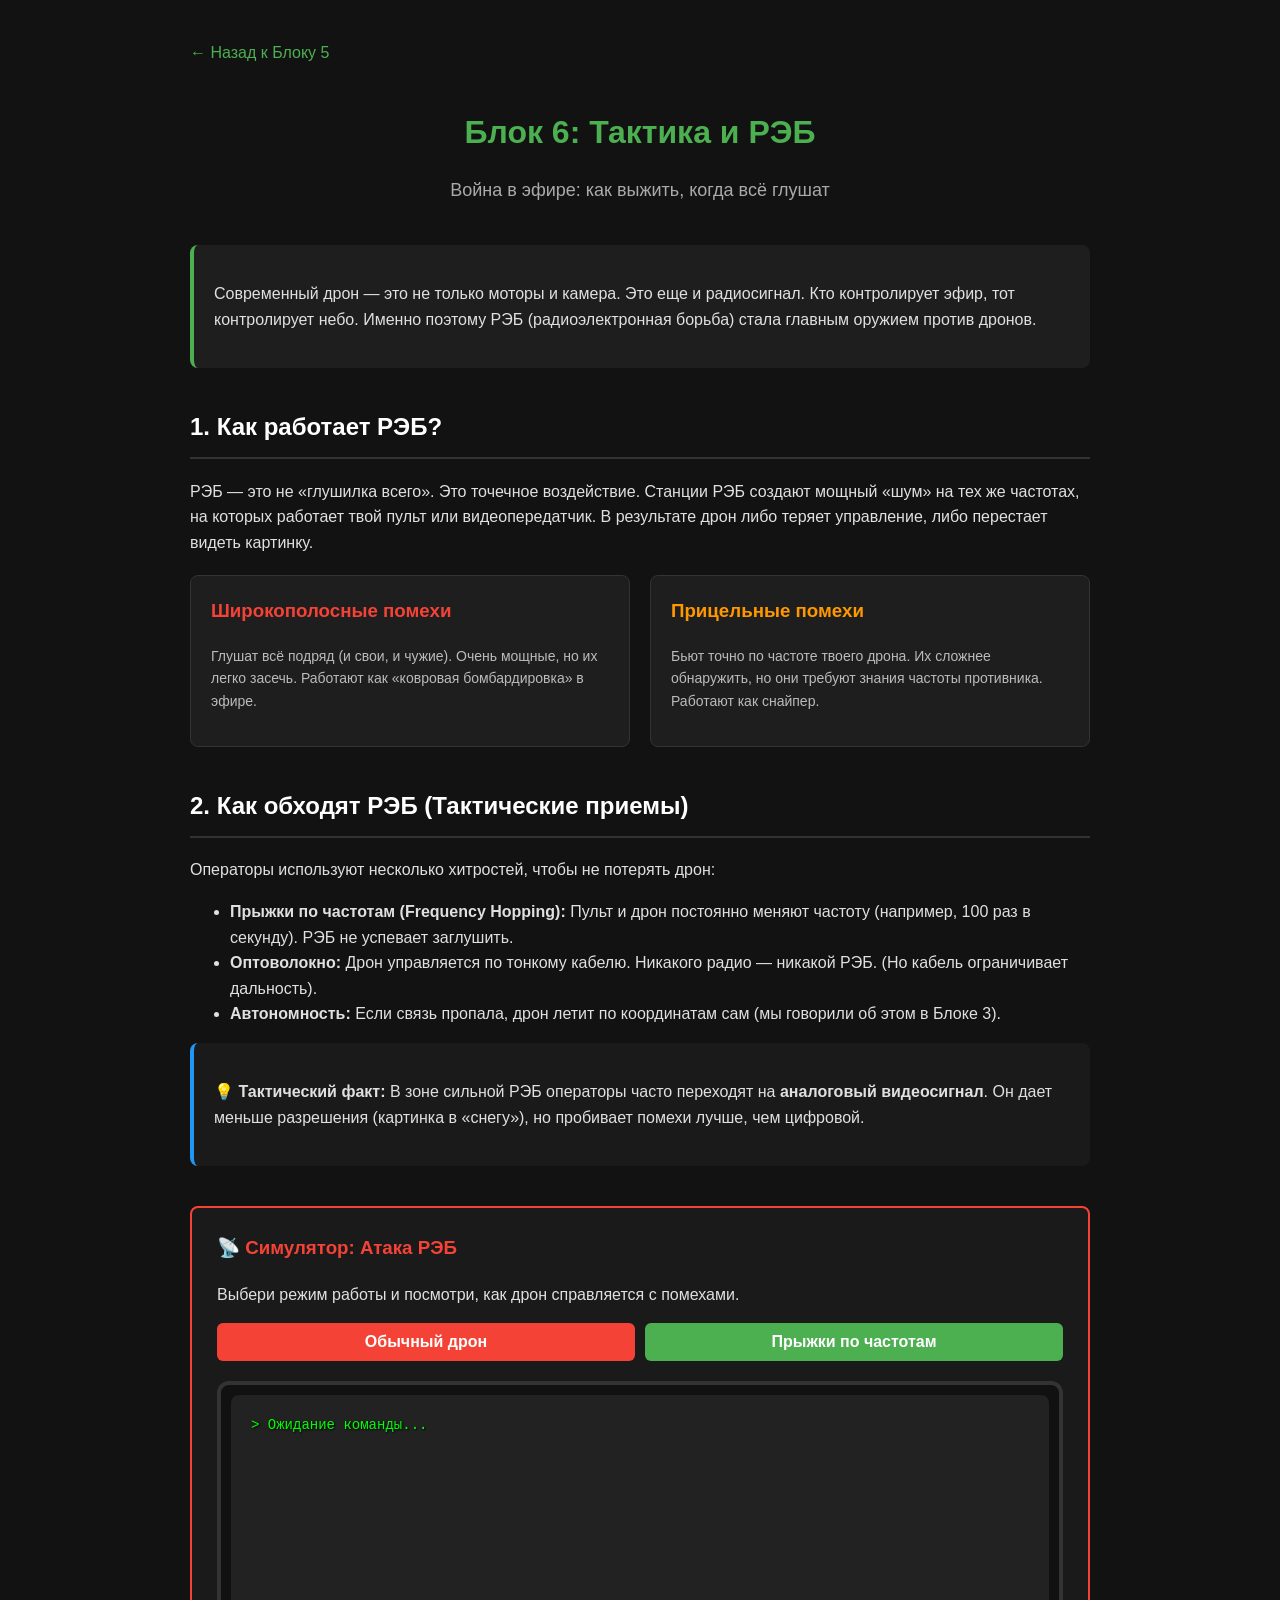
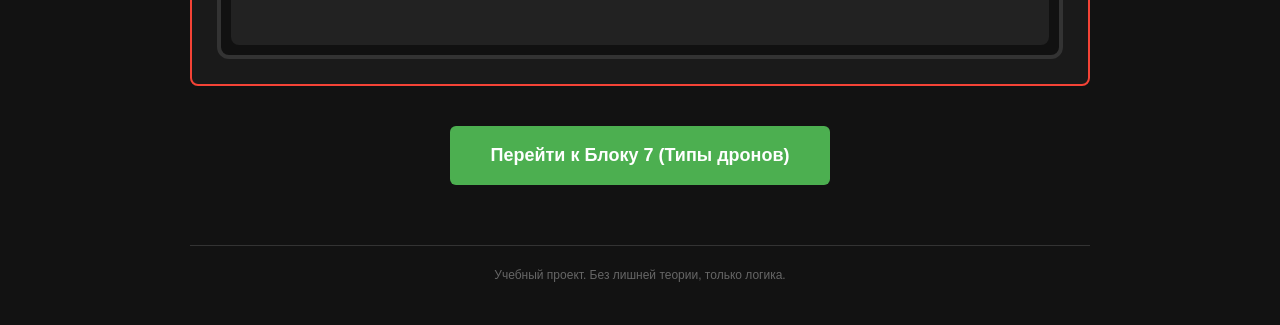
<file: block6.html>
<!DOCTYPE html>
<html lang="ru">
<head>
    <meta charset="UTF-8">
    <meta name="viewport" content="width=device-width, initial-scale=1.0">
    <title>Блок 6: Тактика и РЭБ</title>
    <link rel="stylesheet" href="style.css">
    <script src="script.js"></script>
</head>
<body>
    <div class="container">
        <a href="block5.html" style="color: #4CAF50; text-decoration: none; margin-bottom: 20px; display: inline-block;">← Назад к Блоку 5</a>

        <h1>Блок 6: Тактика и РЭБ</h1>
        <p class="subtitle">Война в эфире: как выжить, когда всё глушат</p>

        <div class="intro-box">
            <p>Современный дрон — это не только моторы и камера. Это еще и радиосигнал. Кто контролирует эфир, тот контролирует небо. Именно поэтому РЭБ (радиоэлектронная борьба) стала главным оружием против дронов.</p>
        </div>

        <h2>1. Как работает РЭБ?</h2>
        <p>РЭБ — это не «глушилка всего». Это точечное воздействие. Станции РЭБ создают мощный «шум» на тех же частотах, на которых работает твой пульт или видеопередатчик. В результате дрон либо теряет управление, либо перестает видеть картинку.</p>
        
        <div class="grid" style="margin-top: 20px;">
            <div class="card" style="text-align: left;">
                <h3 style="color: #f44336;">Широкополосные помехи</h3>
                <p>Глушат всё подряд (и свои, и чужие). Очень мощные, но их легко засечь. Работают как «ковровая бомбардировка» в эфире.</p>
            </div>
            <div class="card" style="text-align: left;">
                <h3 style="color: #FF9800;">Прицельные помехи</h3>
                <p>Бьют точно по частоте твоего дрона. Их сложнее обнаружить, но они требуют знания частоты противника. Работают как снайпер.</p>
            </div>
        </div>

        <h2>2. Как обходят РЭБ (Тактические приемы)</h2>
        <p>Операторы используют несколько хитростей, чтобы не потерять дрон:</p>
        <ul>
            <li><strong>Прыжки по частотам (Frequency Hopping):</strong> Пульт и дрон постоянно меняют частоту (например, 100 раз в секунду). РЭБ не успевает заглушить.</li>
            <li><strong>Оптоволокно:</strong> Дрон управляется по тонкому кабелю. Никакого радио — никакой РЭБ. (Но кабель ограничивает дальность).</li>
            <li><strong>Автономность:</strong> Если связь пропала, дрон летит по координатам сам (мы говорили об этом в Блоке 3).</li>
        </ul>

        <div class="intro-box" style="border-left-color: #2196F3; background-color: #1a1a1a;">
            <p><strong>💡 Тактический факт:</strong> В зоне сильной РЭБ операторы часто переходят на <strong>аналоговый видеосигнал</strong>. Он дает меньше разрешения (картинка в «снегу»), но пробивает помехи лучше, чем цифровой.</p>
        </div>

        <!-- СИМУЛЯТОР РЭБ -->
        <div class="quiz-box" style="border: 2px solid #f44336; background-color: #1a1a1a; margin-top: 30px;">
            <h3 style="color: #f44336; margin-top: 0;">📡 Симулятор: Атака РЭБ</h3>
            <p>Выбери режим работы и посмотри, как дрон справляется с помехами.</p>
            
            <div style="display: flex; gap: 10px; margin-bottom: 15px; flex-wrap: wrap;">
                <button class="sim-btn" onclick="startREBSimulation('normal')" style="background-color: #f44336; flex: 1;">Обычный дрон</button>
                <button class="sim-btn" onclick="startREBSimulation('hopping')" style="background-color: #4CAF50; flex: 1;">Прыжки по частотам</button>
            </div>

            <div class="fpv-container">
                <div class="fpv-screen" id="rebScreen" style="background: #222; justify-content: flex-start; align-items: flex-start; padding: 20px; box-sizing: border-box;">
                    <div id="rebLog" style="color: #00FF00; font-family: monospace; font-size: 14px; line-height: 1.5; text-align: left; width: 100%;">
                        > Ожидание команды...
                    </div>
                </div>
            </div>
        </div>

        <div class="btn-container">
            <a href="block7.html" class="btn">Перейти к Блоку 7 (Типы дронов)</a>
        </div>

        <div class="footer">Учебный проект. Без лишней теории, только логика.</div>
    </div>
</body>
</html>
</file>
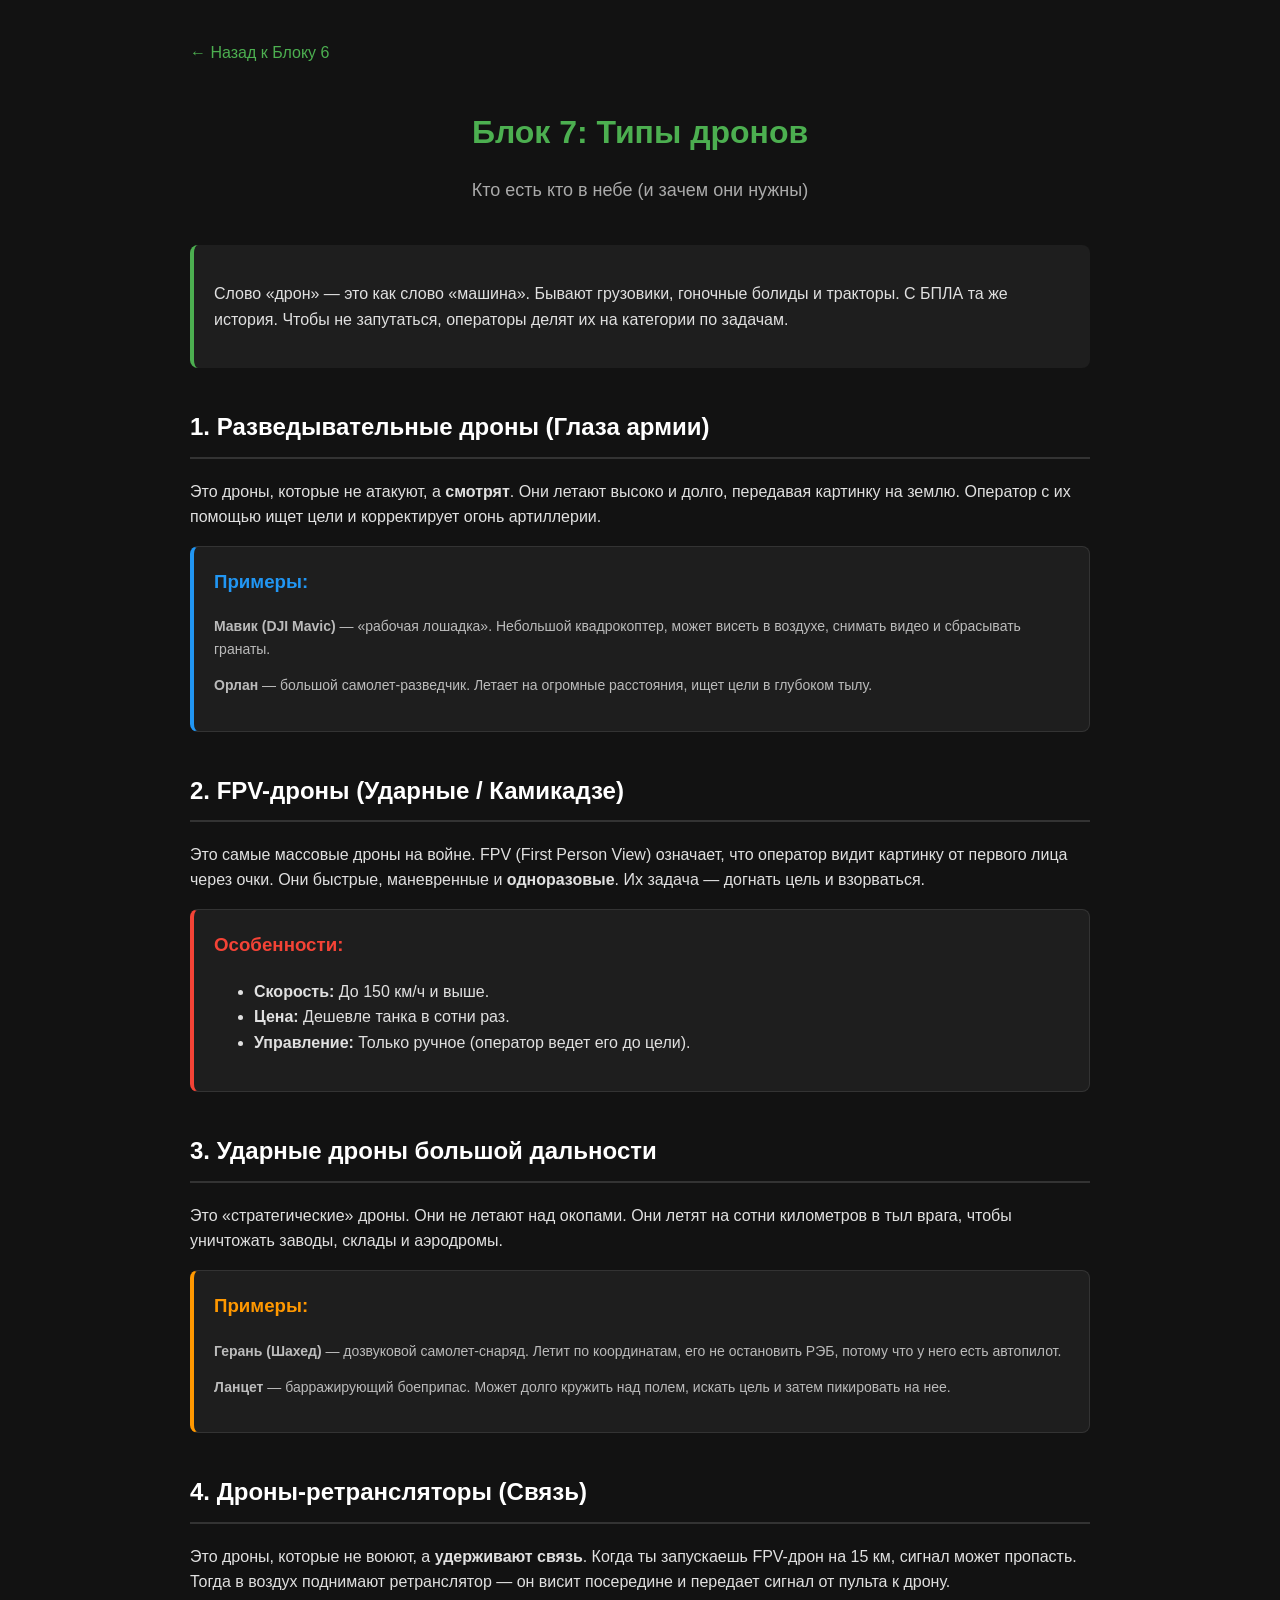
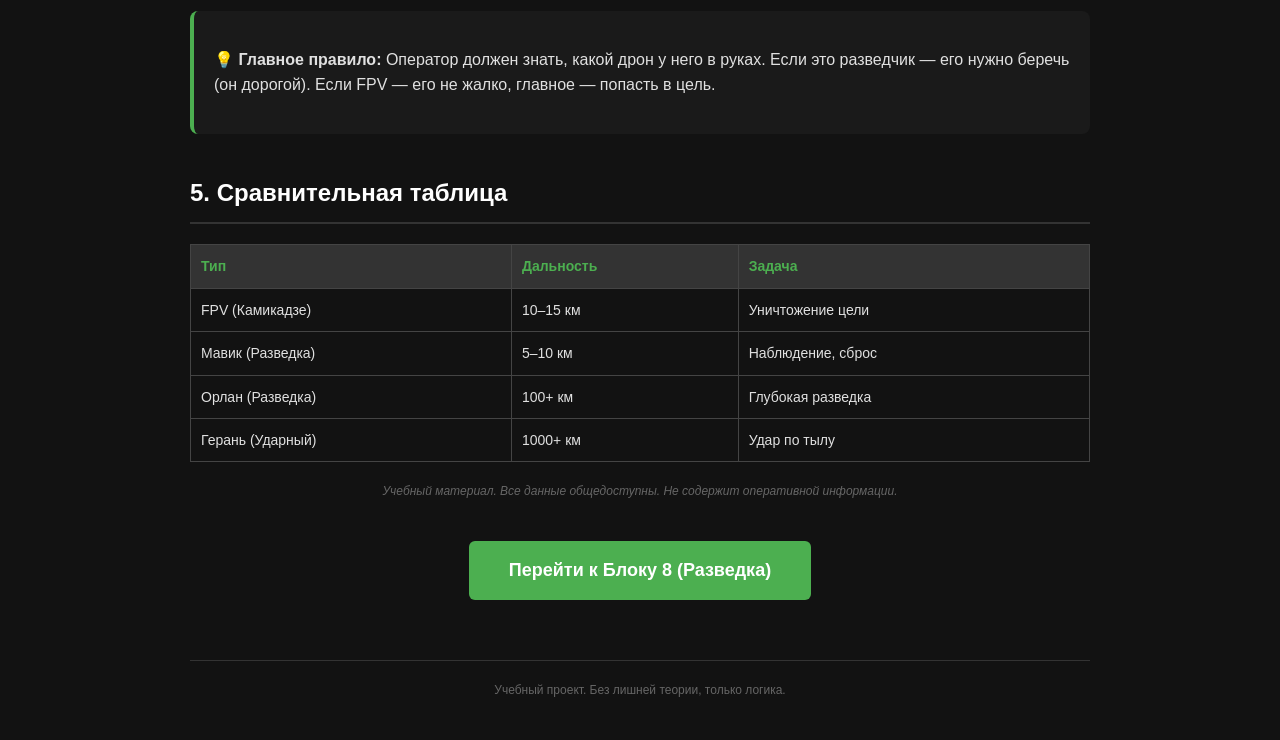
<file: block7.html>
<!DOCTYPE html>
<html lang="ru">
<head>
    <meta charset="UTF-8">
    <meta name="viewport" content="width=device-width, initial-scale=1.0">
    <title>Блок 7: Типы дронов</title>
    <link rel="stylesheet" href="style.css">
    <script src="script.js"></script>
</head>
<body>
    <div class="container">
        <a href="block6.html" style="color: #4CAF50; text-decoration: none; margin-bottom: 20px; display: inline-block;">← Назад к Блоку 6</a>

        <h1>Блок 7: Типы дронов</h1>
        <p class="subtitle">Кто есть кто в небе (и зачем они нужны)</p>

        <div class="intro-box">
            <p>Слово «дрон» — это как слово «машина». Бывают грузовики, гоночные болиды и тракторы. С БПЛА та же история. Чтобы не запутаться, операторы делят их на категории по задачам.</p>
        </div>

        <h2>1. Разведывательные дроны (Глаза армии)</h2>
        <p>Это дроны, которые не атакуют, а <strong>смотрят</strong>. Они летают высоко и долго, передавая картинку на землю. Оператор с их помощью ищет цели и корректирует огонь артиллерии.</p>
        <div class="card" style="text-align: left; border-left: 4px solid #2196F3; margin-bottom: 20px;">
            <h3 style="color: #2196F3; margin-top: 0;">Примеры:</h3>
            <p><strong>Мавик (DJI Mavic)</strong> — «рабочая лошадка». Небольшой квадрокоптер, может висеть в воздухе, снимать видео и сбрасывать гранаты.</p>
            <p><strong>Орлан</strong> — большой самолет-разведчик. Летает на огромные расстояния, ищет цели в глубоком тылу.</p>
        </div>

        <h2>2. FPV-дроны (Ударные / Камикадзе)</h2>
        <p>Это самые массовые дроны на войне. FPV (First Person View) означает, что оператор видит картинку от первого лица через очки. Они быстрые, маневренные и <strong>одноразовые</strong>. Их задача — догнать цель и взорваться.</p>
        <div class="card" style="text-align: left; border-left: 4px solid #f44336; margin-bottom: 20px;">
            <h3 style="color: #f44336; margin-top: 0;">Особенности:</h3>
            <ul>
                <li><strong>Скорость:</strong> До 150 км/ч и выше.</li>
                <li><strong>Цена:</strong> Дешевле танка в сотни раз.</li>
                <li><strong>Управление:</strong> Только ручное (оператор ведет его до цели).</li>
            </ul>
        </div>

        <h2>3. Ударные дроны большой дальности</h2>
        <p>Это «стратегические» дроны. Они не летают над окопами. Они летят на сотни километров в тыл врага, чтобы уничтожать заводы, склады и аэродромы.</p>
        <div class="card" style="text-align: left; border-left: 4px solid #FF9800; margin-bottom: 20px;">
            <h3 style="color: #FF9800; margin-top: 0;">Примеры:</h3>
            <p><strong>Герань (Шахед)</strong> — дозвуковой самолет-снаряд. Летит по координатам, его не остановить РЭБ, потому что у него есть автопилот.</p>
            <p><strong>Ланцет</strong> — барражирующий боеприпас. Может долго кружить над полем, искать цель и затем пикировать на нее.</p>
        </div>

        <h2>4. Дроны-ретрансляторы (Связь)</h2>
        <p>Это дроны, которые не воюют, а <strong>удерживают связь</strong>. Когда ты запускаешь FPV-дрон на 15 км, сигнал может пропасть. Тогда в воздух поднимают ретранслятор — он висит посередине и передает сигнал от пульта к дрону.</p>

        <div class="intro-box" style="border-left-color: #4CAF50; background-color: #1a1a1a;">
            <p><strong>💡 Главное правило:</strong> Оператор должен знать, какой дрон у него в руках. Если это разведчик — его нужно беречь (он дорогой). Если FPV — его не жалко, главное — попасть в цель.</p>
        </div>

        <h2>5. Сравнительная таблица</h2>
        <table style="width: 100%; border-collapse: collapse; margin-top: 15px; font-size: 14px;">
            <tr style="background: #333; color: #4CAF50;">
                <th style="padding: 10px; border: 1px solid #444; text-align: left;">Тип</th>
                <th style="padding: 10px; border: 1px solid #444; text-align: left;">Дальность</th>
                <th style="padding: 10px; border: 1px solid #444; text-align: left;">Задача</th>
            </tr>
            <tr>
                <td style="padding: 10px; border: 1px solid #444;">FPV (Камикадзе)</td>
                <td style="padding: 10px; border: 1px solid #444;">10–15 км</td>
                <td style="padding: 10px; border: 1px solid #444;">Уничтожение цели</td>
            </tr>
            <tr>
                <td style="padding: 10px; border: 1px solid #444;">Мавик (Разведка)</td>
                <td style="padding: 10px; border: 1px solid #444;">5–10 км</td>
                <td style="padding: 10px; border: 1px solid #444;">Наблюдение, сброс</td>
            </tr>
            <tr>
                <td style="padding: 10px; border: 1px solid #444;">Орлан (Разведка)</td>
                <td style="padding: 10px; border: 1px solid #444;">100+ км</td>
                <td style="padding: 10px; border: 1px solid #444;">Глубокая разведка</td>
            </tr>
            <tr>
                <td style="padding: 10px; border: 1px solid #444;">Герань (Ударный)</td>
                <td style="padding: 10px; border: 1px solid #444;">1000+ км</td>
                <td style="padding: 10px; border: 1px solid #444;">Удар по тылу</td>
            </tr>
        </table>

        <p style="font-size: 12px; color: #666; margin-top: 20px; text-align: center;">
            <em>Учебный материал. Все данные общедоступны. Не содержит оперативной информации.</em>
        </p>

        <div class="btn-container">
            <a href="block8.html" class="btn">Перейти к Блоку 8 (Разведка)</a>
        </div>

        <div class="footer">Учебный проект. Без лишней теории, только логика.</div>
    </div>
</body>
</html>
</file>
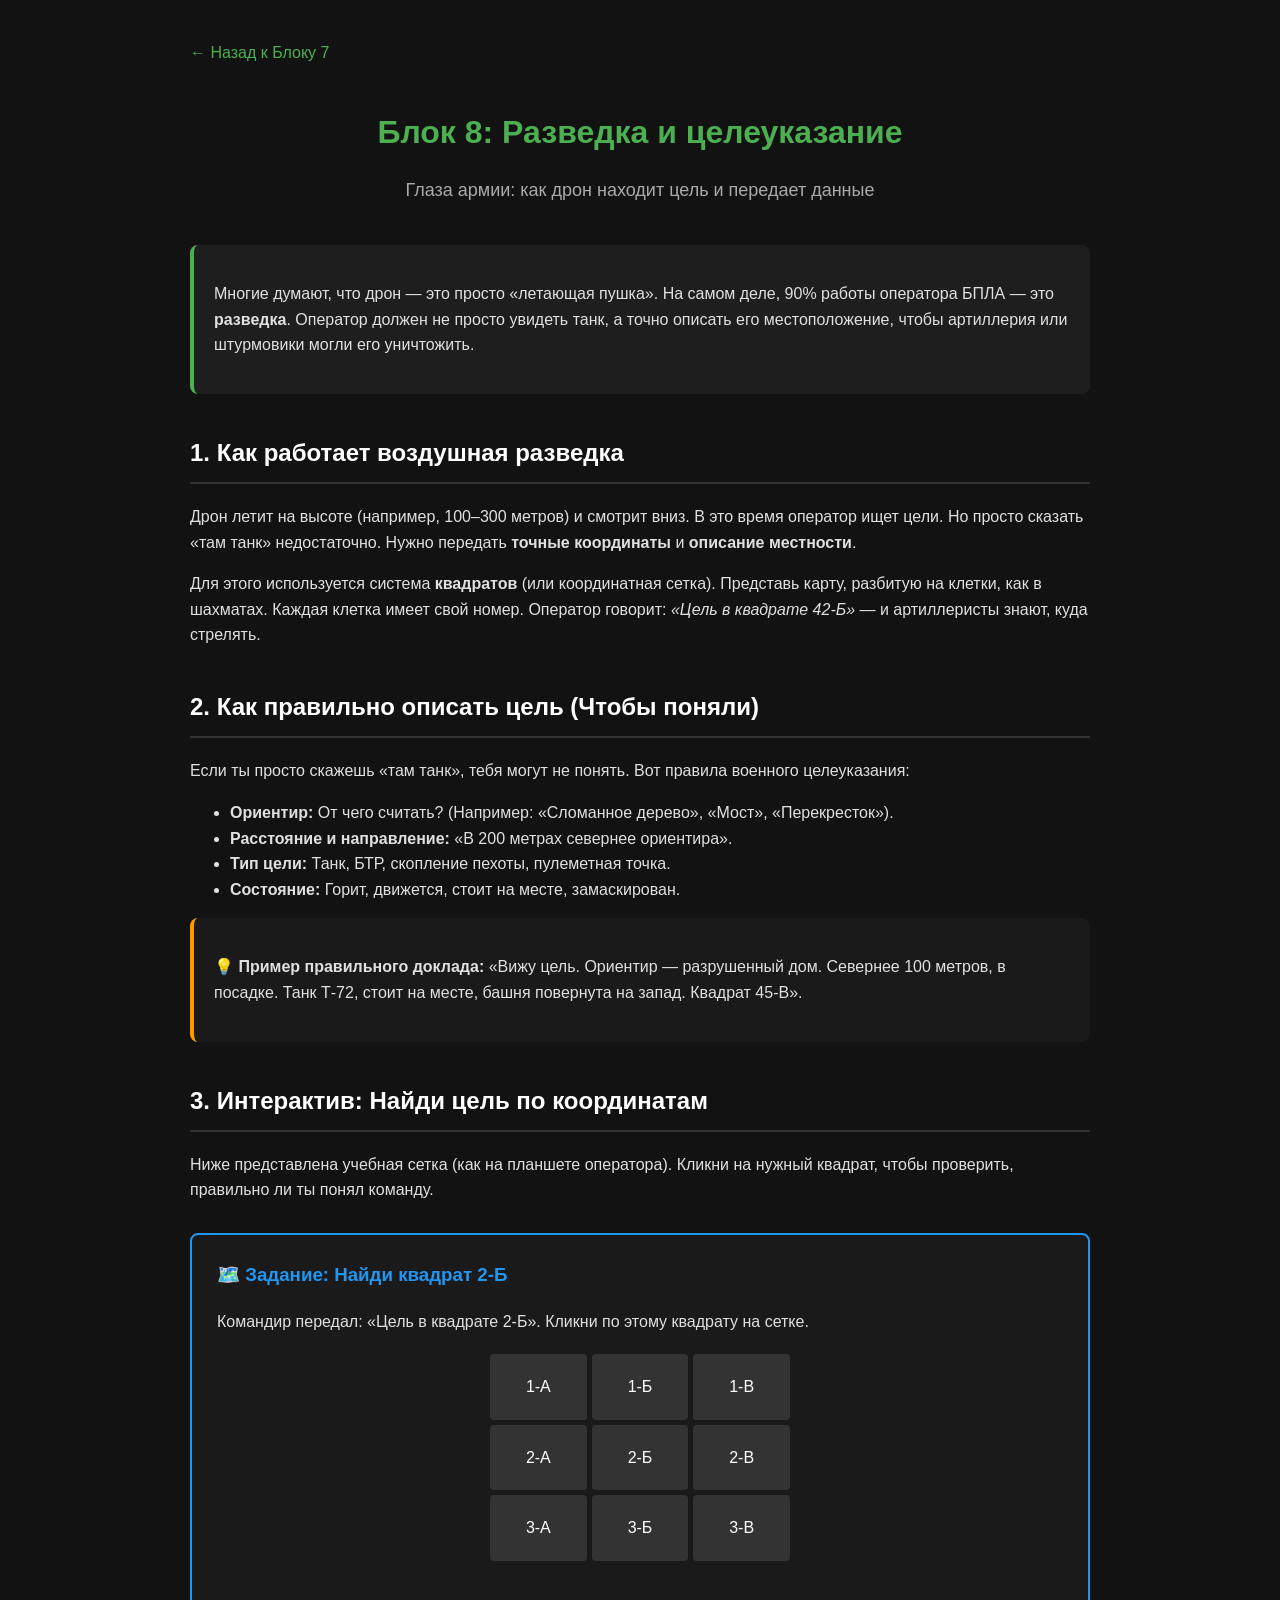
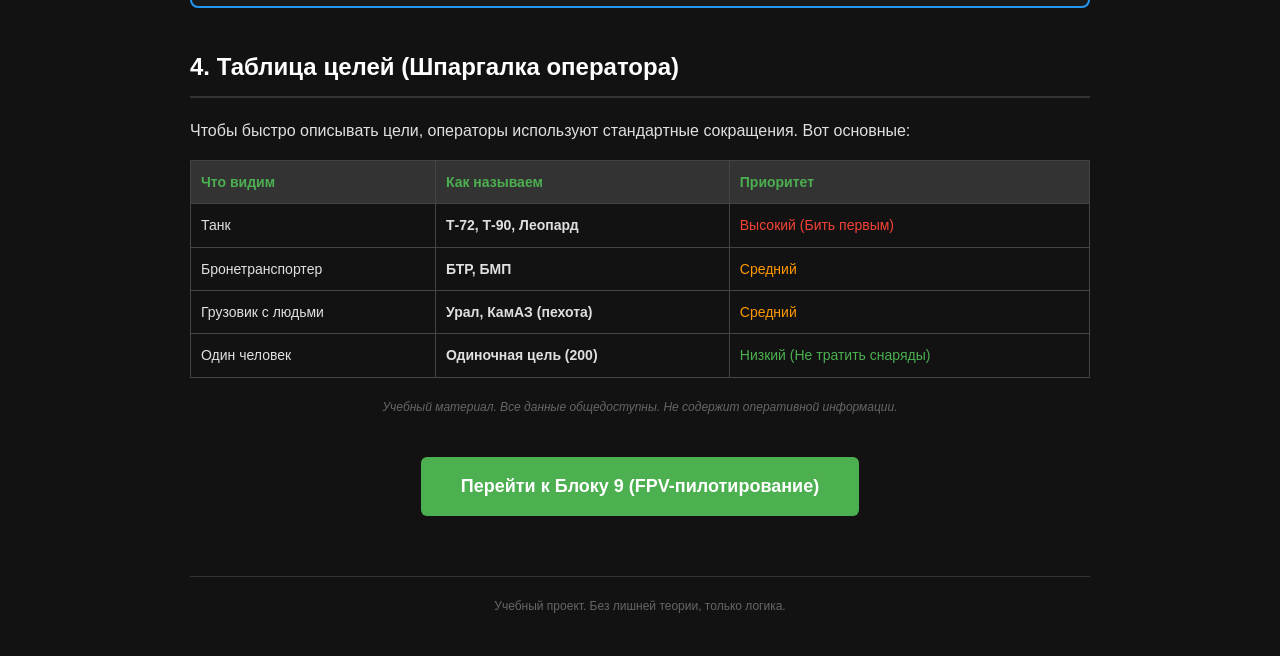
<file: block8.html>
<!DOCTYPE html>
<html lang="ru">
<head>
    <meta charset="UTF-8">
    <meta name="viewport" content="width=device-width, initial-scale=1.0">
    <title>Блок 8: Разведка и целеуказание</title>
    <link rel="stylesheet" href="style.css">
    <script src="script.js"></script>
</head>
<body>
    <div class="container">
        <a href="block7.html" style="color: #4CAF50; text-decoration: none; margin-bottom: 20px; display: inline-block;">← Назад к Блоку 7</a>

        <h1>Блок 8: Разведка и целеуказание</h1>
        <p class="subtitle">Глаза армии: как дрон находит цель и передает данные</p>

        <div class="intro-box">
            <p>Многие думают, что дрон — это просто «летающая пушка». На самом деле, 90% работы оператора БПЛА — это <strong>разведка</strong>. Оператор должен не просто увидеть танк, а точно описать его местоположение, чтобы артиллерия или штурмовики могли его уничтожить.</p>
        </div>

        <h2>1. Как работает воздушная разведка</h2>
        <p>Дрон летит на высоте (например, 100–300 метров) и смотрит вниз. В это время оператор ищет цели. Но просто сказать «там танк» недостаточно. Нужно передать <strong>точные координаты</strong> и <strong>описание местности</strong>.</p>
        <p>Для этого используется система <strong>квадратов</strong> (или координатная сетка). Представь карту, разбитую на клетки, как в шахматах. Каждая клетка имеет свой номер. Оператор говорит: <em>«Цель в квадрате 42-Б»</em> — и артиллеристы знают, куда стрелять.</p>

        <h2>2. Как правильно описать цель (Чтобы поняли)</h2>
        <p>Если ты просто скажешь «там танк», тебя могут не понять. Вот правила военного целеуказания:</p>
        <ul>
            <li><strong>Ориентир:</strong> От чего считать? (Например: «Сломанное дерево», «Мост», «Перекресток»).</li>
            <li><strong>Расстояние и направление:</strong> «В 200 метрах севернее ориентира».</li>
            <li><strong>Тип цели:</strong> Танк, БТР, скопление пехоты, пулеметная точка.</li>
            <li><strong>Состояние:</strong> Горит, движется, стоит на месте, замаскирован.</li>
        </ul>

        <div class="intro-box" style="border-left-color: #FF9800; background-color: #1a1a1a;">
            <p><strong>💡 Пример правильного доклада:</strong> «Вижу цель. Ориентир — разрушенный дом. Севернее 100 метров, в посадке. Танк Т-72, стоит на месте, башня повернута на запад. Квадрат 45-В».</p>
        </div>

        <h2>3. Интерактив: Найди цель по координатам</h2>
        <p>Ниже представлена учебная сетка (как на планшете оператора). Кликни на нужный квадрат, чтобы проверить, правильно ли ты понял команду.</p>

        <!-- Интерактив: Координатная сетка -->
        <div class="quiz-box" style="border: 2px solid #2196F3; background-color: #1a1a1a;">
            <h3 style="color: #2196F3; margin-top: 0;">🗺️ Задание: Найди квадрат 2-Б</h3>
            <p>Командир передал: «Цель в квадрате 2-Б». Кликни по этому квадрату на сетке.</p>
            
            <div style="display: grid; grid-template-columns: repeat(3, 1fr); gap: 5px; max-width: 300px; margin: 20px auto;">
                <div class="grid-cell" onclick="checkGrid('1-А', false)" style="background: #333; padding: 20px; text-align: center; cursor: pointer; border-radius: 4px; color: #fff;">1-А</div>
                <div class="grid-cell" onclick="checkGrid('1-Б', false)" style="background: #333; padding: 20px; text-align: center; cursor: pointer; border-radius: 4px; color: #fff;">1-Б</div>
                <div class="grid-cell" onclick="checkGrid('1-В', false)" style="background: #333; padding: 20px; text-align: center; cursor: pointer; border-radius: 4px; color: #fff;">1-В</div>
                
                <div class="grid-cell" onclick="checkGrid('2-А', false)" style="background: #333; padding: 20px; text-align: center; cursor: pointer; border-radius: 4px; color: #fff;">2-А</div>
                <div class="grid-cell" onclick="checkGrid('2-Б', true)" style="background: #333; padding: 20px; text-align: center; cursor: pointer; border-radius: 4px; color: #fff;">2-Б</div>
                <div class="grid-cell" onclick="checkGrid('2-В', false)" style="background: #333; padding: 20px; text-align: center; cursor: pointer; border-radius: 4px; color: #fff;">2-В</div>
                
                <div class="grid-cell" onclick="checkGrid('3-А', false)" style="background: #333; padding: 20px; text-align: center; cursor: pointer; border-radius: 4px; color: #fff;">3-А</div>
                <div class="grid-cell" onclick="checkGrid('3-Б', false)" style="background: #333; padding: 20px; text-align: center; cursor: pointer; border-radius: 4px; color: #fff;">3-Б</div>
                <div class="grid-cell" onclick="checkGrid('3-В', false)" style="background: #333; padding: 20px; text-align: center; cursor: pointer; border-radius: 4px; color: #fff;">3-В</div>
            </div>
            
            <div id="gridResult" style="text-align: center; font-weight: bold; margin-top: 15px; display: none;"></div>
        </div>

        <h2>4. Таблица целей (Шпаргалка оператора)</h2>
        <p>Чтобы быстро описывать цели, операторы используют стандартные сокращения. Вот основные:</p>
        
        <table style="width: 100%; border-collapse: collapse; margin-top: 15px; font-size: 14px;">
            <tr style="background: #333; color: #4CAF50;">
                <th style="padding: 10px; border: 1px solid #444; text-align: left;">Что видим</th>
                <th style="padding: 10px; border: 1px solid #444; text-align: left;">Как называем</th>
                <th style="padding: 10px; border: 1px solid #444; text-align: left;">Приоритет</th>
            </tr>
            <tr>
                <td style="padding: 10px; border: 1px solid #444;">Танк</td>
                <td style="padding: 10px; border: 1px solid #444;"><strong>Т-72, Т-90, Леопард</strong></td>
                <td style="padding: 10px; border: 1px solid #444; color: #f44336;">Высокий (Бить первым)</td>
            </tr>
            <tr>
                <td style="padding: 10px; border: 1px solid #444;">Бронетранспортер</td>
                <td style="padding: 10px; border: 1px solid #444;"><strong>БТР, БМП</strong></td>
                <td style="padding: 10px; border: 1px solid #444; color: #FF9800;">Средний</td>
            </tr>
            <tr>
                <td style="padding: 10px; border: 1px solid #444;">Грузовик с людьми</td>
                <td style="padding: 10px; border: 1px solid #444;"><strong>Урал, КамАЗ (пехота)</strong></td>
                <td style="padding: 10px; border: 1px solid #444; color: #FF9800;">Средний</td>
            </tr>
            <tr>
                <td style="padding: 10px; border: 1px solid #444;">Один человек</td>
                <td style="padding: 10px; border: 1px solid #444;"><strong>Одиночная цель (200)</strong></td>
                <td style="padding: 10px; border: 1px solid #444; color: #4CAF50;">Низкий (Не тратить снаряды)</td>
            </tr>
        </table>

        <p style="font-size: 12px; color: #666; margin-top: 20px; text-align: center;">
            <em>Учебный материал. Все данные общедоступны. Не содержит оперативной информации.</em>
        </p>

        <div class="btn-container">
            <a href="block9.html" class="btn">Перейти к Блоку 9 (FPV-пилотирование)</a>
        </div>

        <div class="footer">Учебный проект. Без лишней теории, только логика.</div>
    </div>
</body>
</html>
</file>
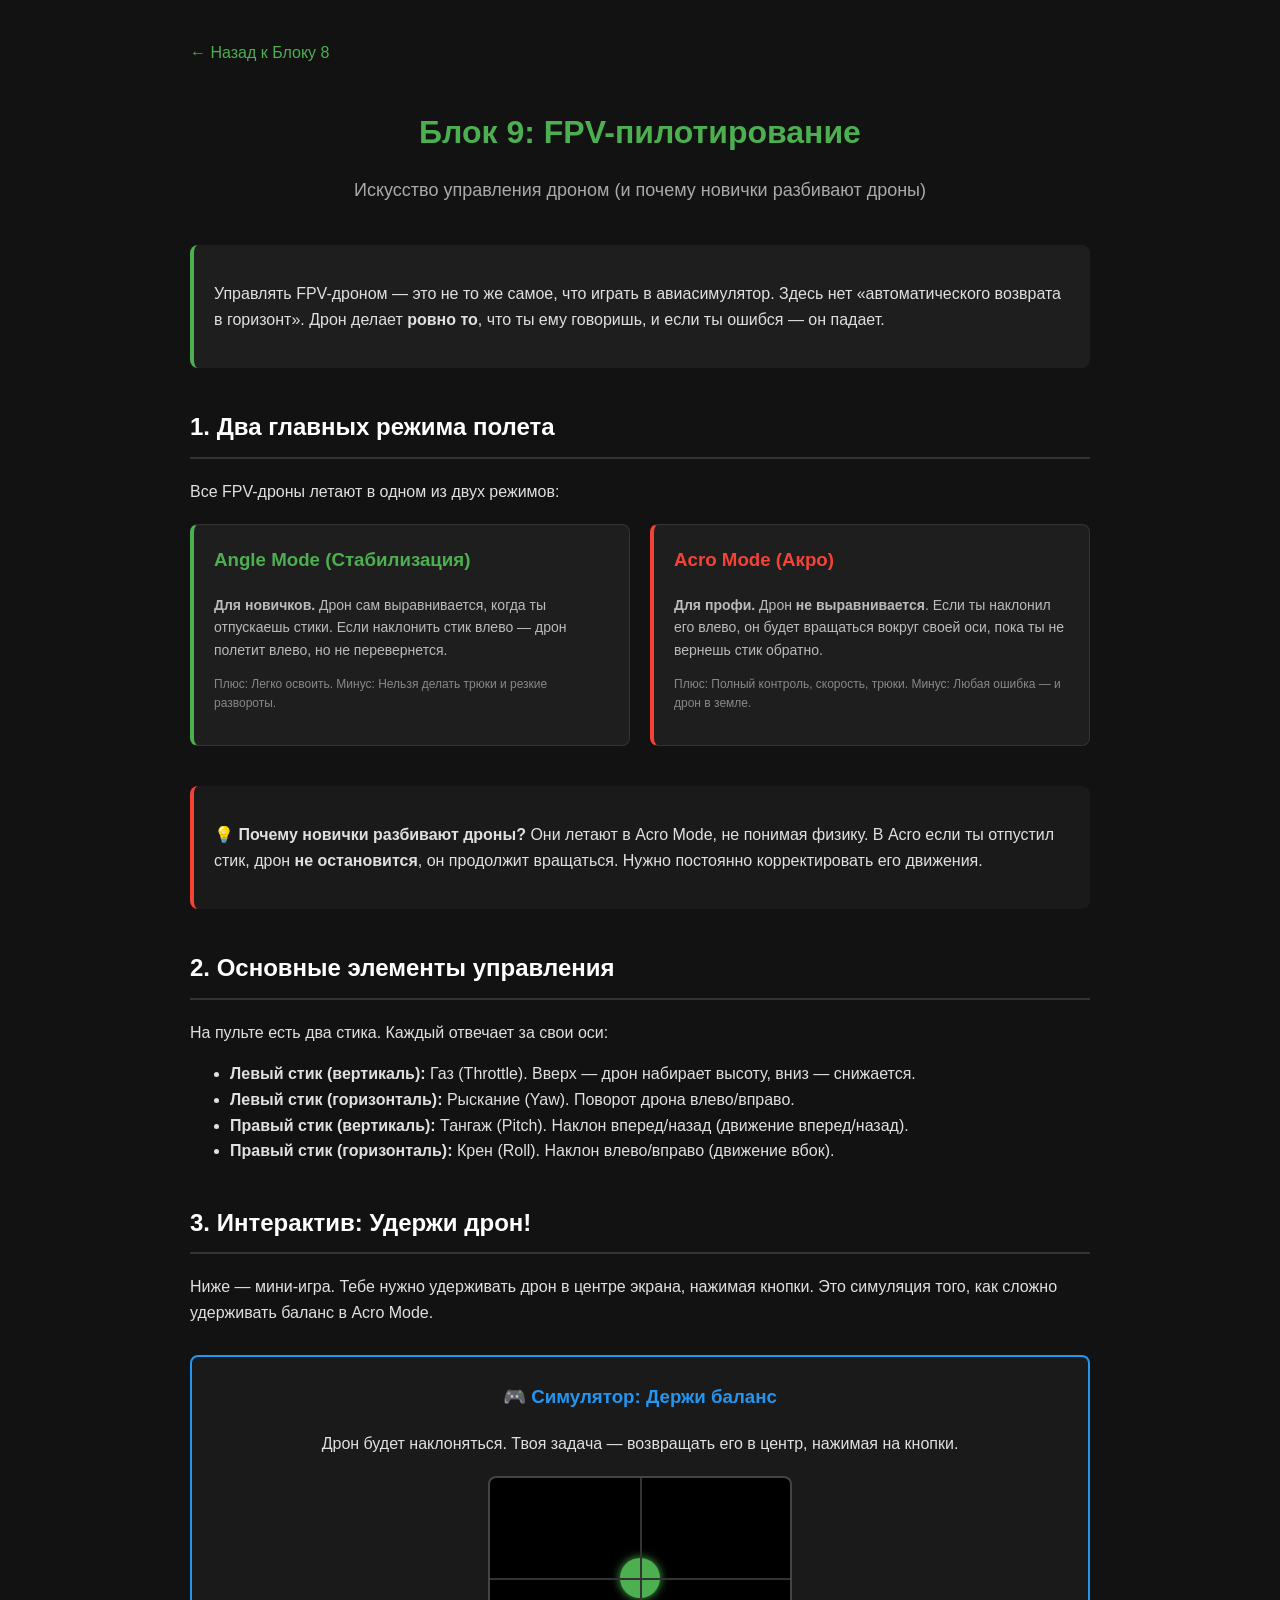
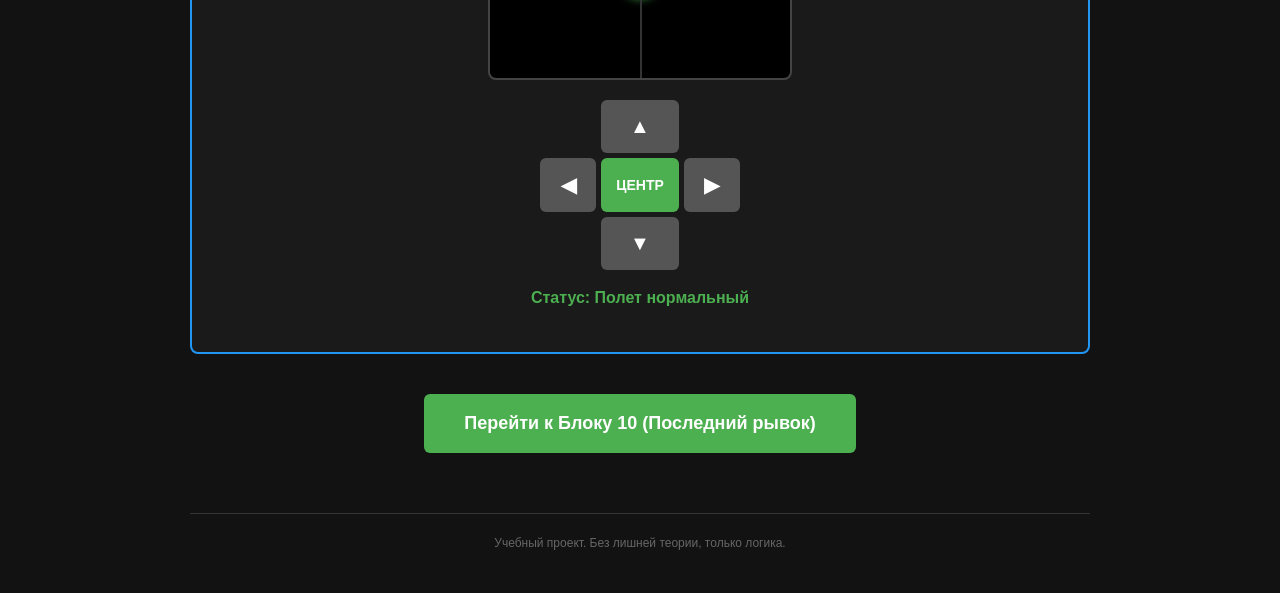
<file: block9.html>
<!DOCTYPE html>
<html lang="ru">
<head>
    <meta charset="UTF-8">
    <meta name="viewport" content="width=device-width, initial-scale=1.0">
    <title>Блок 9: FPV-пилотирование</title>
    <link rel="stylesheet" href="style.css">
    <script src="script.js"></script>
</head>
<body>
    <div class="container">
        <a href="block8.html" style="color: #4CAF50; text-decoration: none; margin-bottom: 20px; display: inline-block;">← Назад к Блоку 8</a>

        <h1>Блок 9: FPV-пилотирование</h1>
        <p class="subtitle">Искусство управления дроном (и почему новички разбивают дроны)</p>

        <div class="intro-box">
            <p>Управлять FPV-дроном — это не то же самое, что играть в авиасимулятор. Здесь нет «автоматического возврата в горизонт». Дрон делает <strong>ровно то</strong>, что ты ему говоришь, и если ты ошибся — он падает.</p>
        </div>

        <h2>1. Два главных режима полета</h2>
        <p>Все FPV-дроны летают в одном из двух режимов:</p>

        <div class="grid" style="margin-top: 20px;">
            <div class="card" style="text-align: left; border-left: 4px solid #4CAF50;">
                <h3 style="color: #4CAF50;">Angle Mode (Стабилизация)</h3>
                <p><strong>Для новичков.</strong> Дрон сам выравнивается, когда ты отпускаешь стики. Если наклонить стик влево — дрон полетит влево, но не перевернется.</p>
                <p style="font-size: 12px; color: #888;">Плюс: Легко освоить. Минус: Нельзя делать трюки и резкие развороты.</p>
            </div>
            <div class="card" style="text-align: left; border-left: 4px solid #f44336;">
                <h3 style="color: #f44336;">Acro Mode (Акро)</h3>
                <p><strong>Для профи.</strong> Дрон <strong>не выравнивается</strong>. Если ты наклонил его влево, он будет вращаться вокруг своей оси, пока ты не вернешь стик обратно.</p>
                <p style="font-size: 12px; color: #888;">Плюс: Полный контроль, скорость, трюки. Минус: Любая ошибка — и дрон в земле.</p>
            </div>
        </div>

        <div class="intro-box" style="border-left-color: #f44336; background-color: #1a1a1a;">
            <p><strong>💡 Почему новички разбивают дроны?</strong> Они летают в Acro Mode, не понимая физику. В Acro если ты отпустил стик, дрон <strong>не остановится</strong>, он продолжит вращаться. Нужно постоянно корректировать его движения.</p>
        </div>

        <h2>2. Основные элементы управления</h2>
        <p>На пульте есть два стика. Каждый отвечает за свои оси:</p>
        <ul>
            <li><strong>Левый стик (вертикаль):</strong> Газ (Throttle). Вверх — дрон набирает высоту, вниз — снижается.</li>
            <li><strong>Левый стик (горизонталь):</strong> Рыскание (Yaw). Поворот дрона влево/вправо.</li>
            <li><strong>Правый стик (вертикаль):</strong> Тангаж (Pitch). Наклон вперед/назад (движение вперед/назад).</li>
            <li><strong>Правый стик (горизонталь):</strong> Крен (Roll). Наклон влево/вправо (движение вбок).</li>
        </ul>

        <h2>3. Интерактив: Удержи дрон!</h2>
        <p>Ниже — мини-игра. Тебе нужно удерживать дрон в центре экрана, нажимая кнопки. Это симуляция того, как сложно удерживать баланс в Acro Mode.</p>

        <!-- Интерактив: Мини-игра -->
        <div class="quiz-box" style="border: 2px solid #2196F3; background-color: #1a1a1a; text-align: center;">
            <h3 style="color: #2196F3; margin-top: 0;">🎮 Симулятор: Держи баланс</h3>
            <p>Дрон будет наклоняться. Твоя задача — возвращать его в центр, нажимая на кнопки.</p>
            
            <!-- Игровое поле -->
            <div style="position: relative; width: 100%; max-width: 300px; height: 200px; margin: 20px auto; background: #000; border: 2px solid #444; border-radius: 8px; overflow: hidden;">
                <div id="droneGameObj" style="position: absolute; width: 40px; height: 40px; background: #4CAF50; border-radius: 50%; top: 50%; left: 50%; transform: translate(-50%, -50%); transition: all 0.3s; box-shadow: 0 0 10px #4CAF50;"></div>
                <div style="position: absolute; width: 2px; height: 100%; background: #333; left: 50%;"></div>
                <div style="position: absolute; width: 100%; height: 2px; background: #333; top: 50%;"></div>
            </div>

            <!-- Кнопки управления -->
            <div style="display: grid; grid-template-columns: repeat(3, 1fr); gap: 5px; max-width: 200px; margin: 0 auto;">
                <div></div>
                <button class="sim-btn" onclick="moveDrone(0, -10)" style="background-color: #555; padding: 15px; font-size: 20px;">▲</button>
                <div></div>
                <button class="sim-btn" onclick="moveDrone(-10, 0)" style="background-color: #555; padding: 15px; font-size: 20px;">◀</button>
                <button class="sim-btn" onclick="moveDrone(0, 0)" style="background-color: #4CAF50; padding: 15px; font-size: 14px;">ЦЕНТР</button>
                <button class="sim-btn" onclick="moveDrone(10, 0)" style="background-color: #555; padding: 15px; font-size: 20px;">▶</button>
                <div></div>
                <button class="sim-btn" onclick="moveDrone(0, 10)" style="background-color: #555; padding: 15px; font-size: 20px;">▼</button>
                <div></div>
            </div>
            
            <p id="gameStatus" style="margin-top: 15px; font-weight: bold; color: #4CAF50;">Статус: Полет нормальный</p>
        </div>

        <div class="btn-container">
            <a href="block10.html" class="btn">Перейти к Блоку 10 (Последний рывок)</a>
        </div>

        <div class="footer">Учебный проект. Без лишней теории, только логика.</div>
    </div>
</body>
</html>
</file>
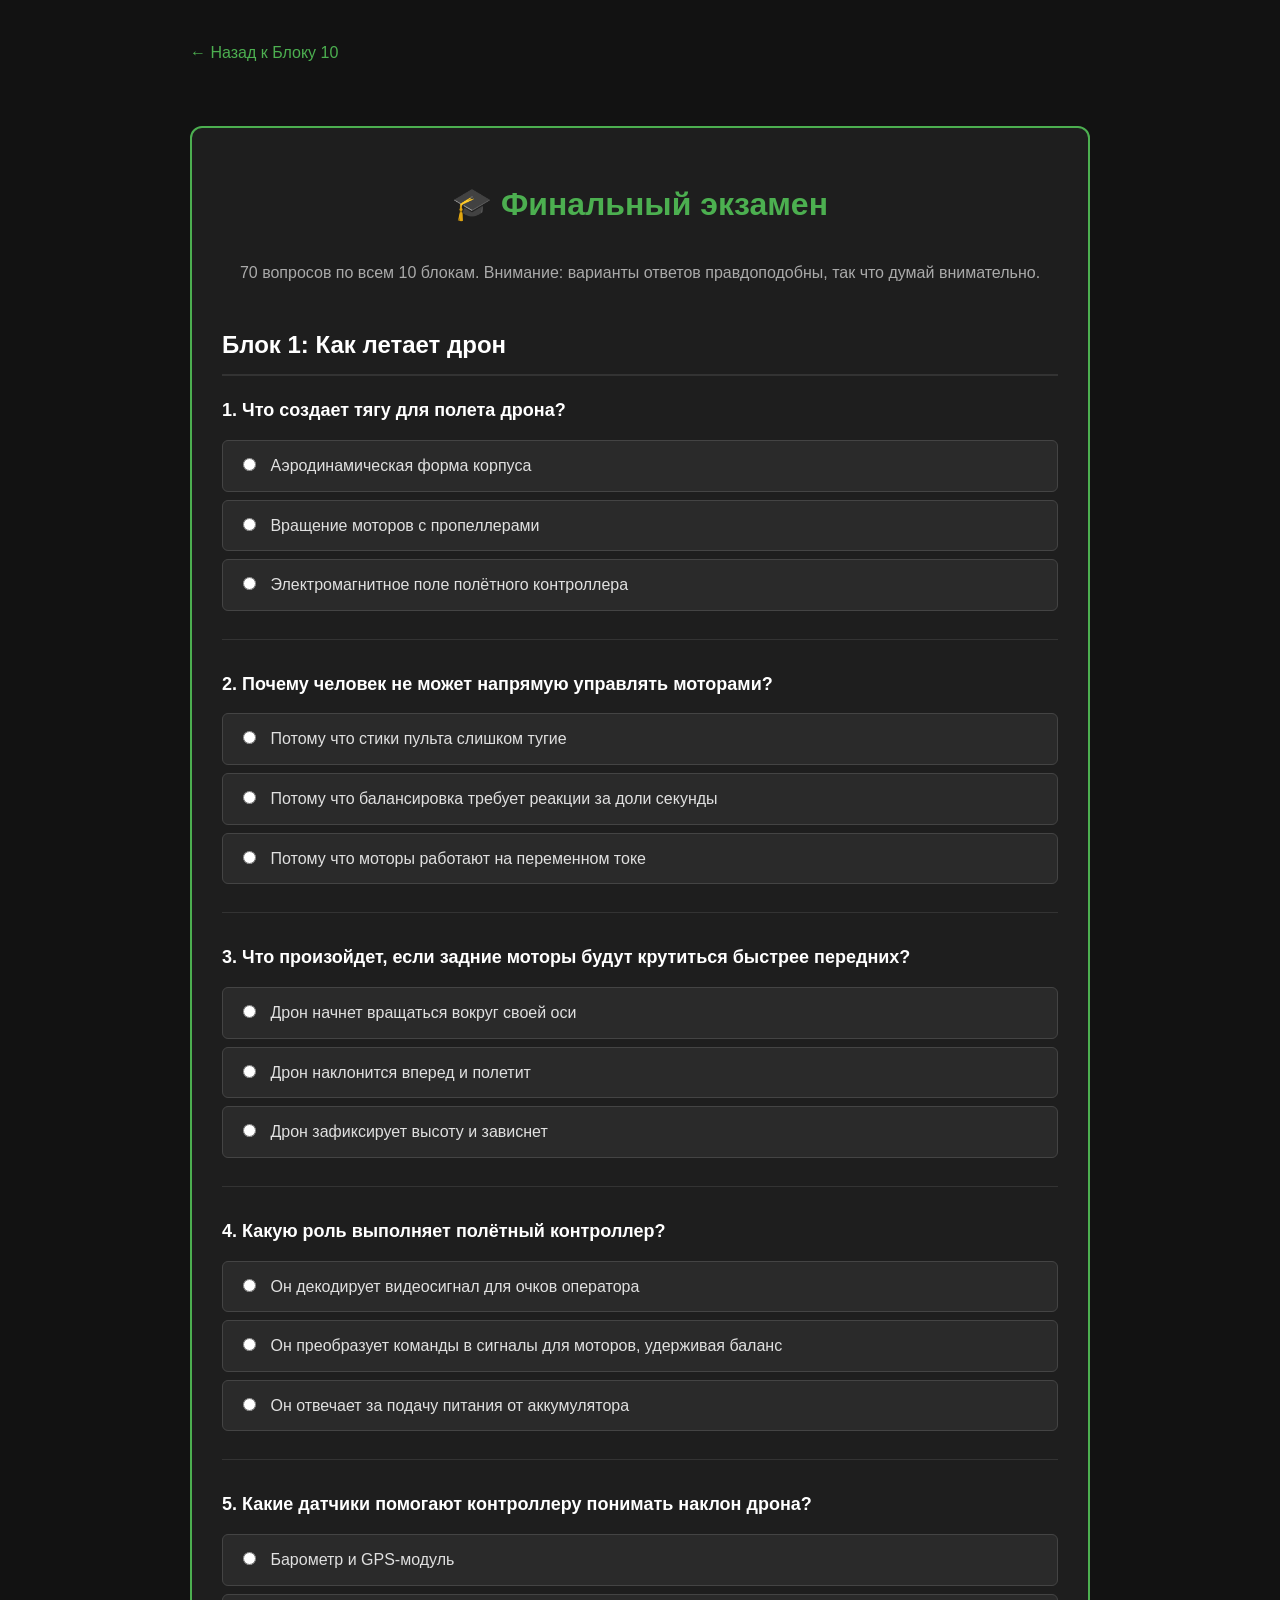
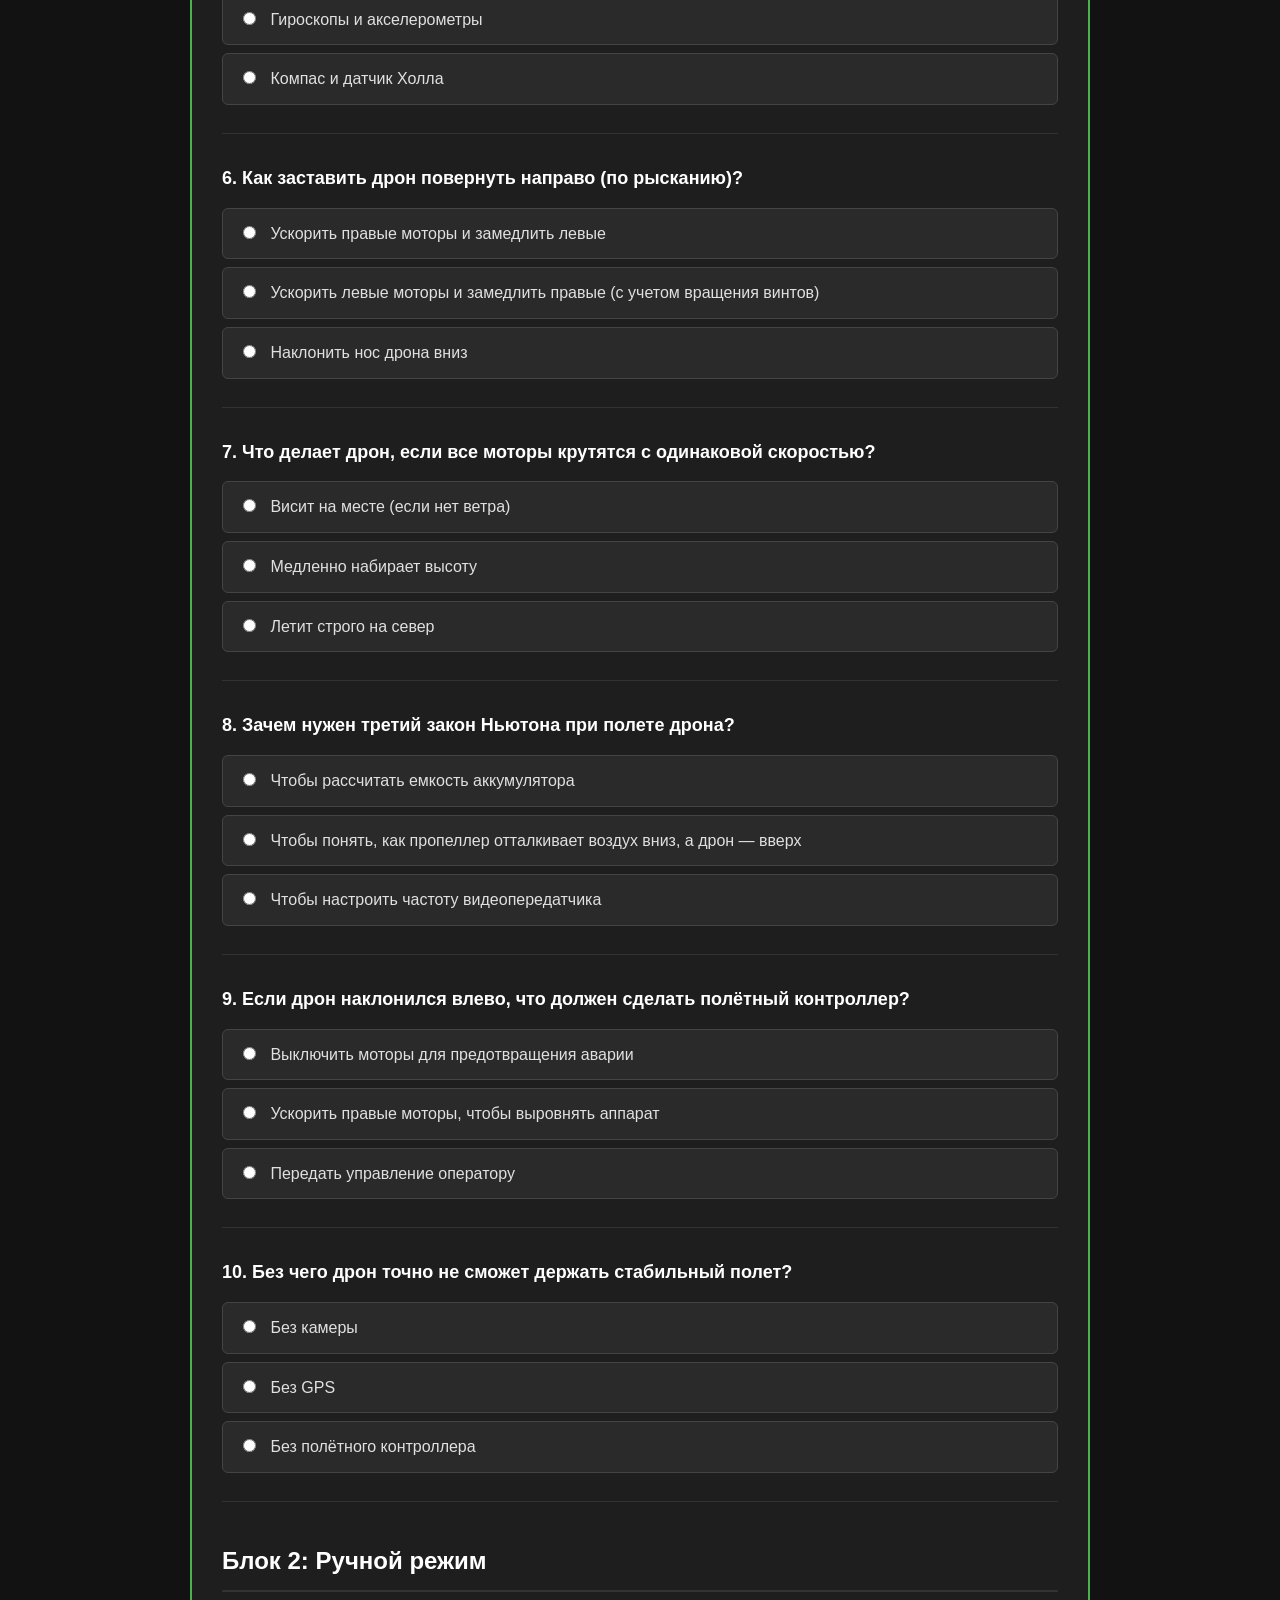
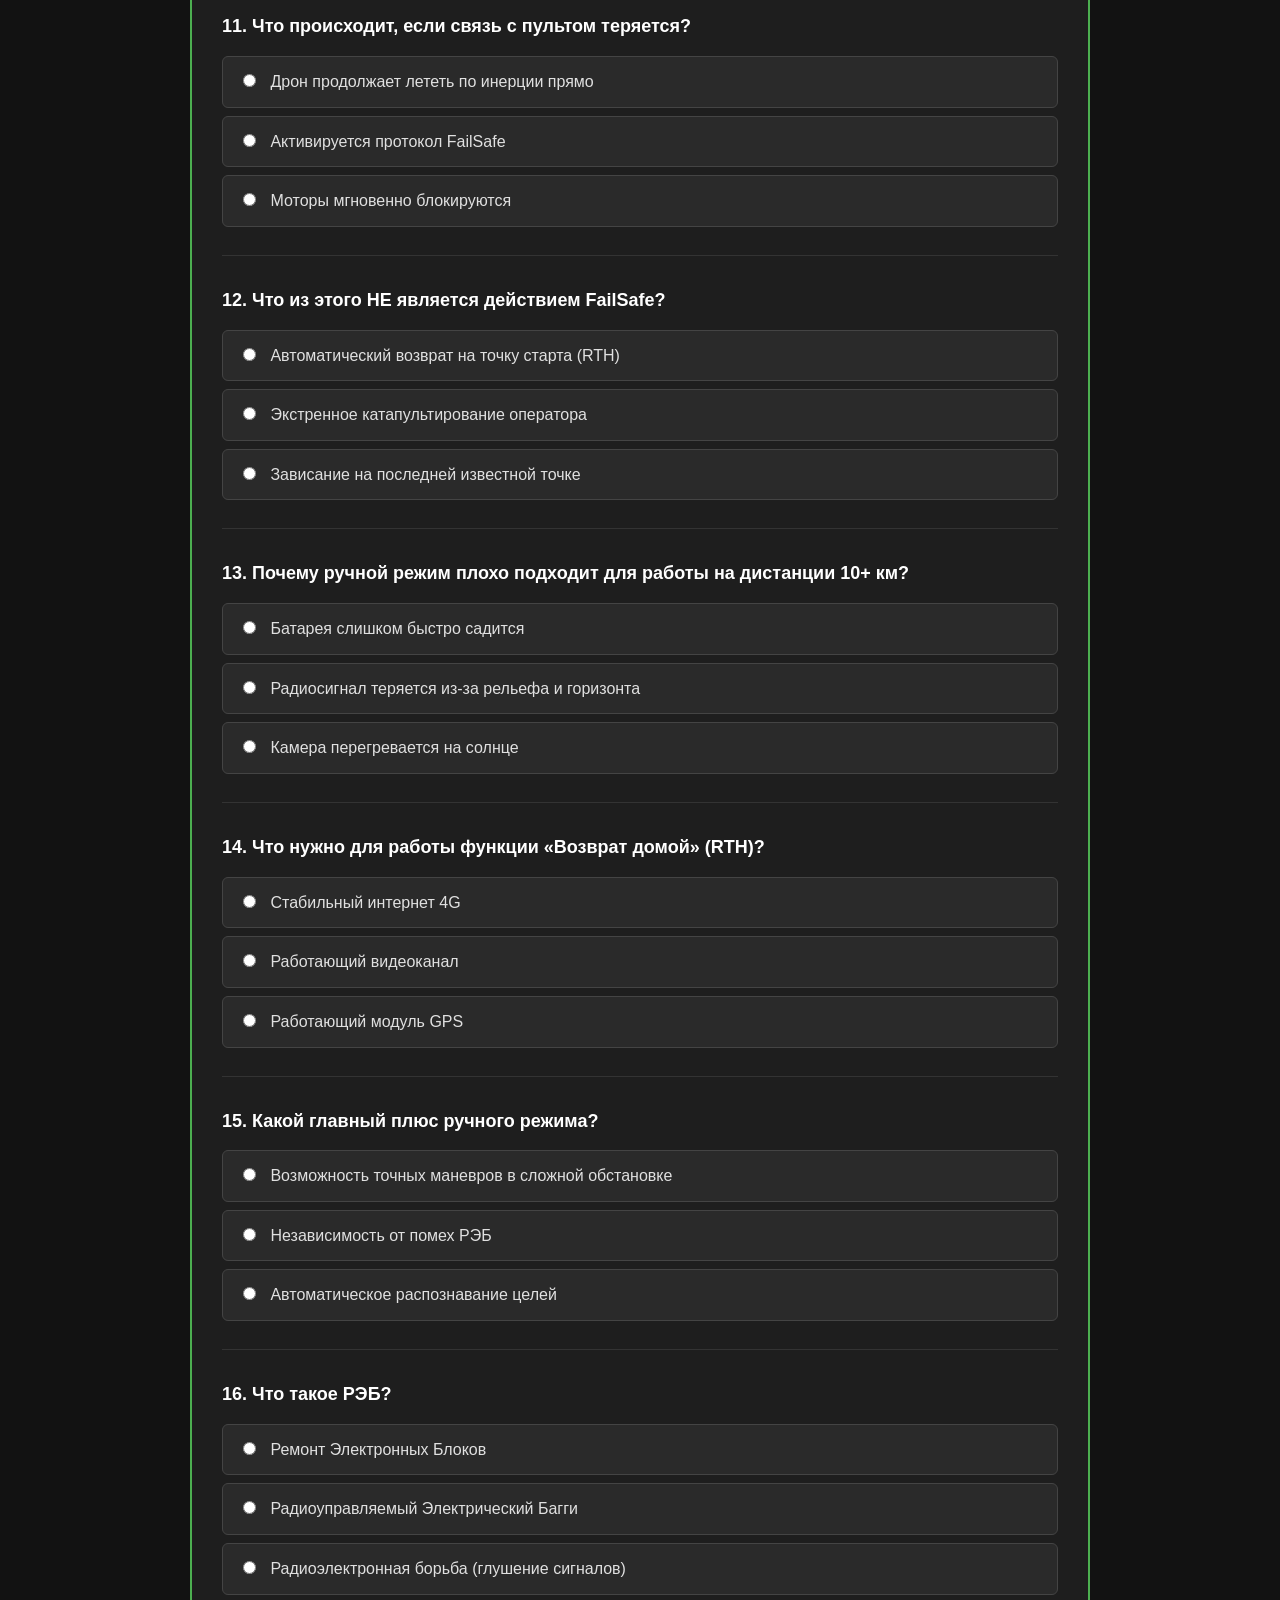
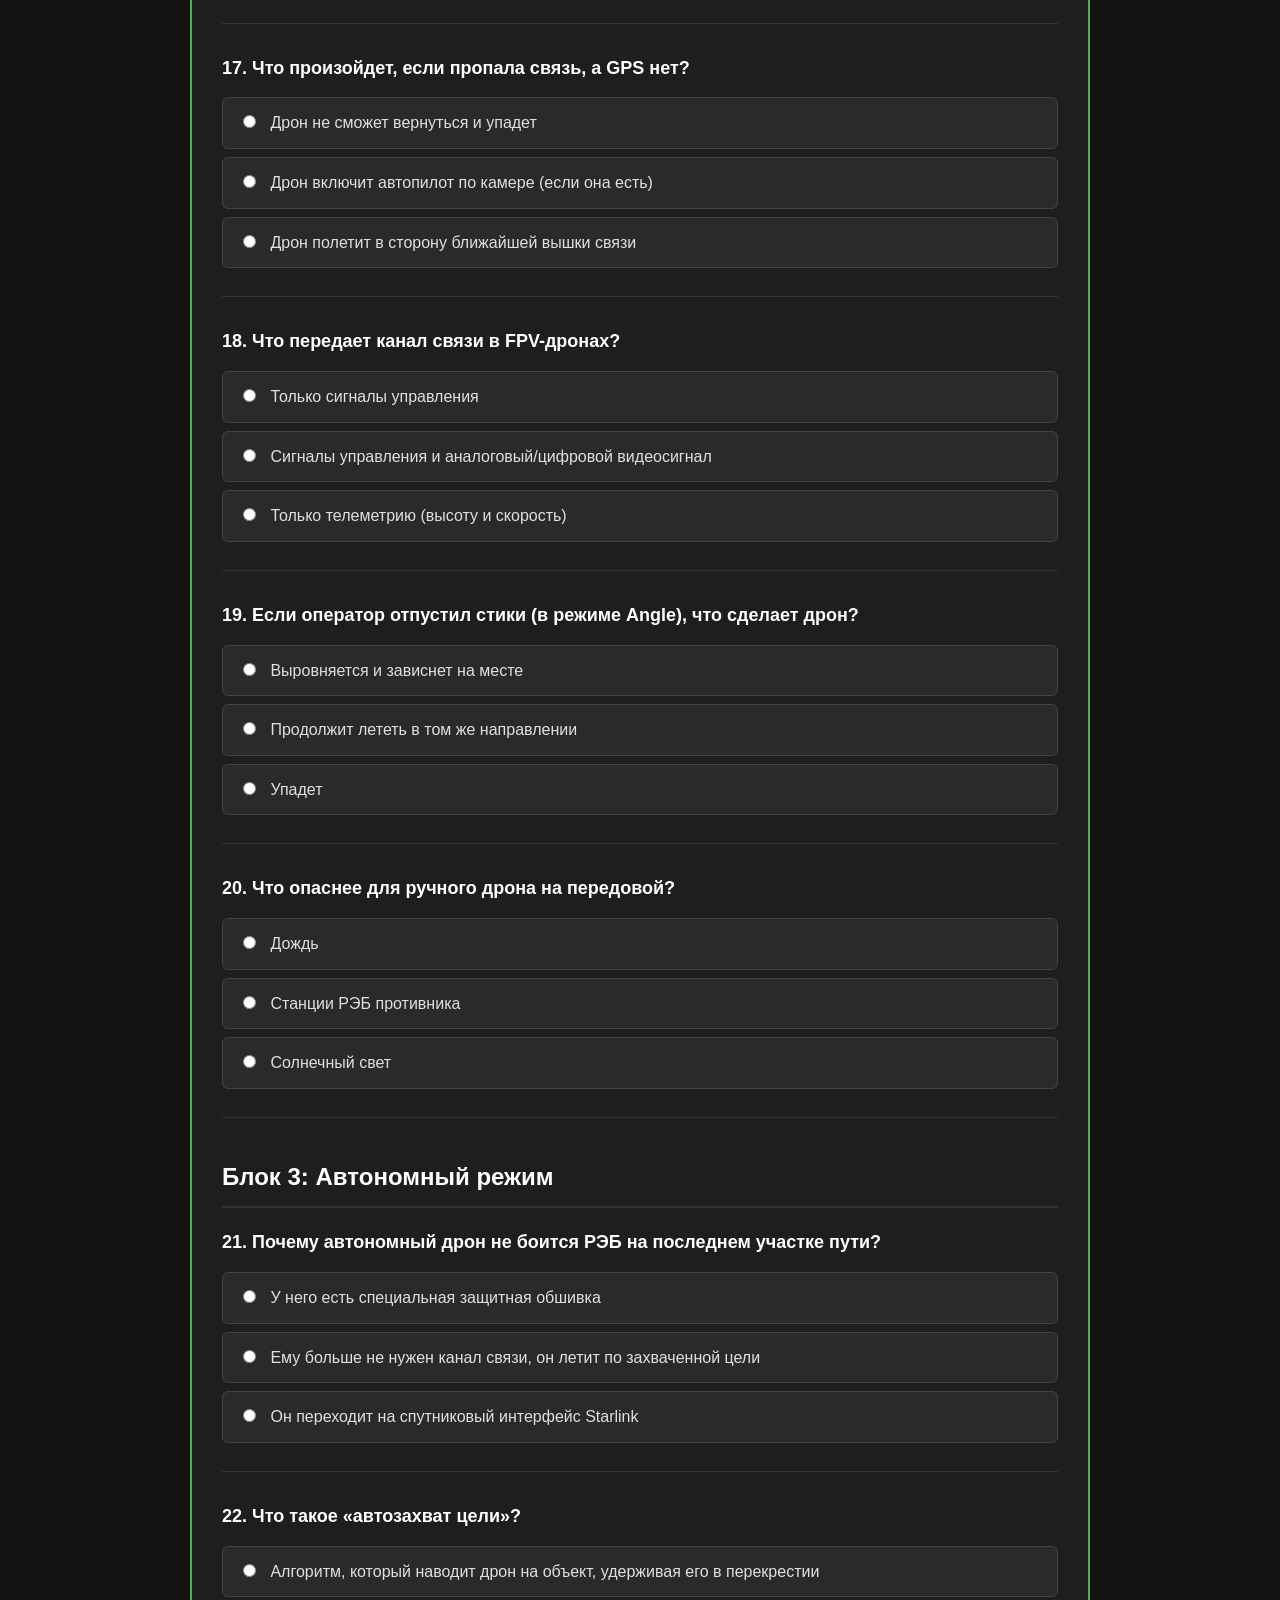
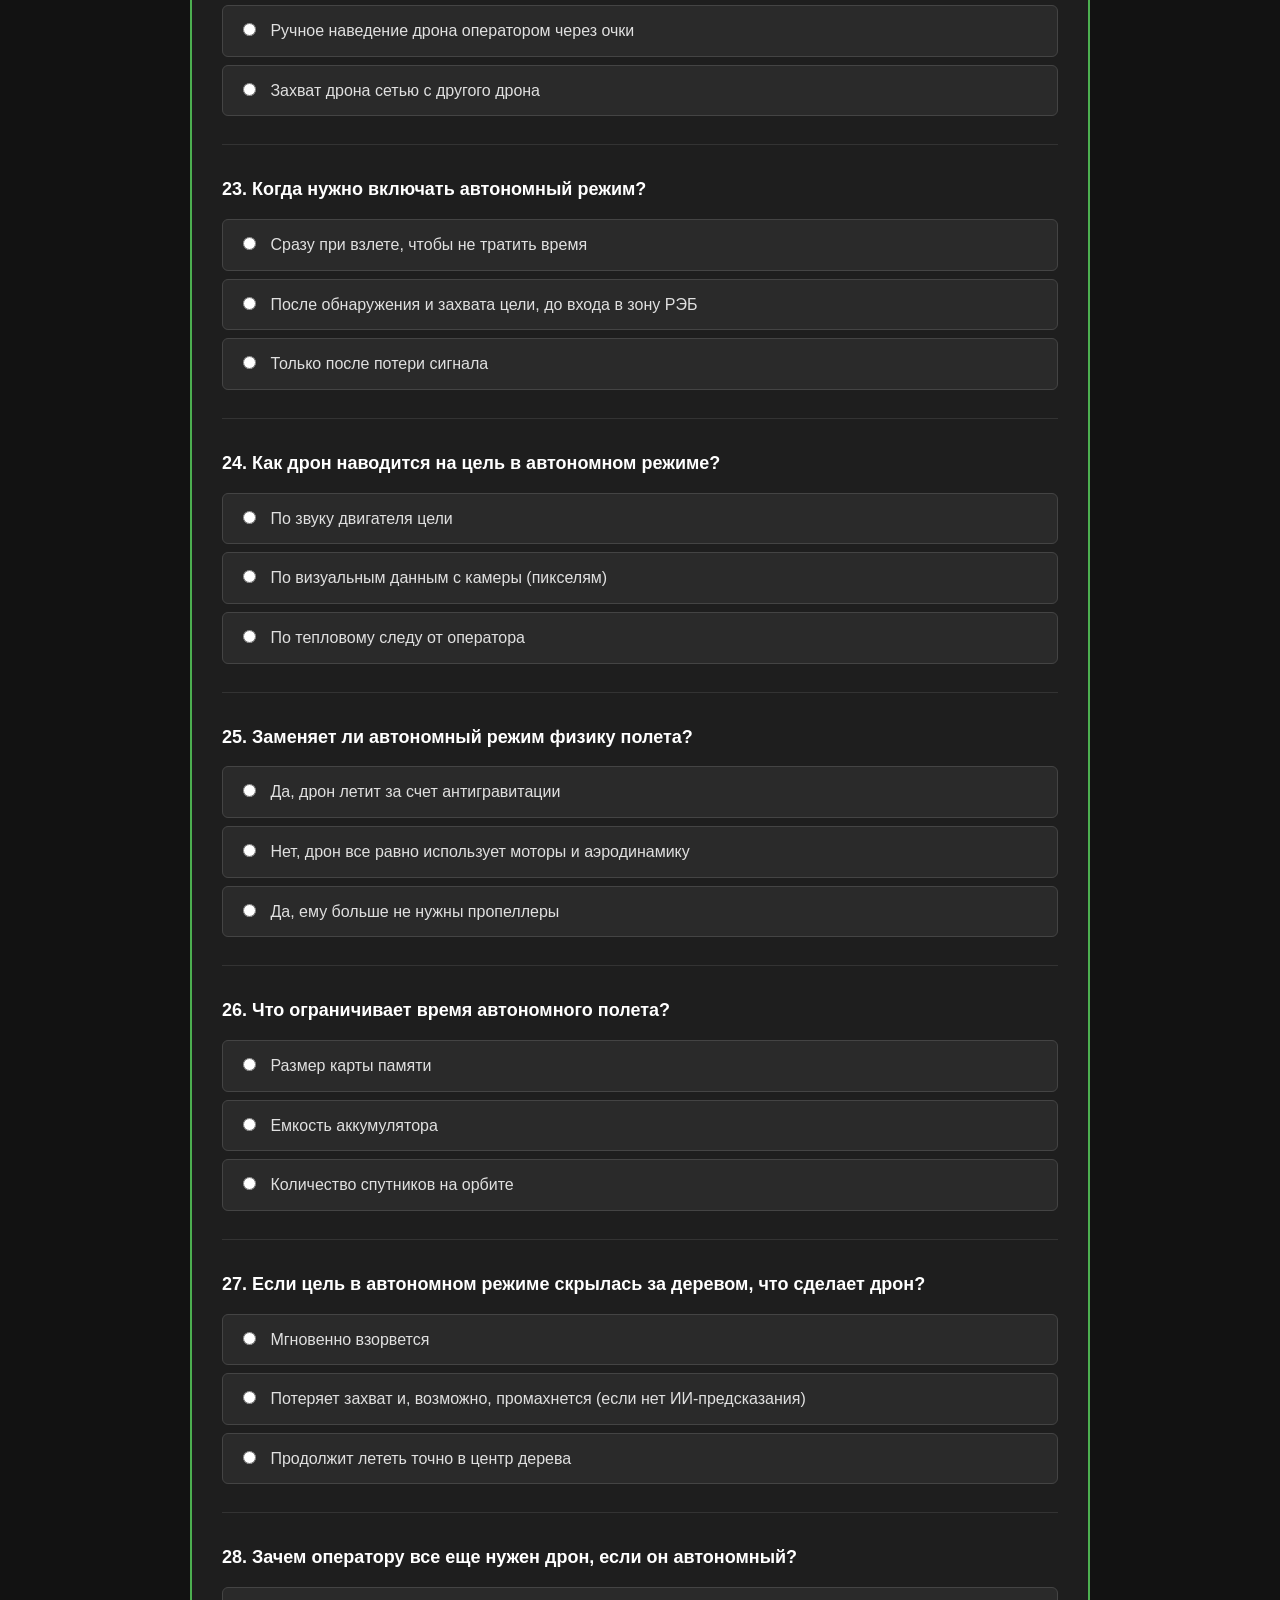
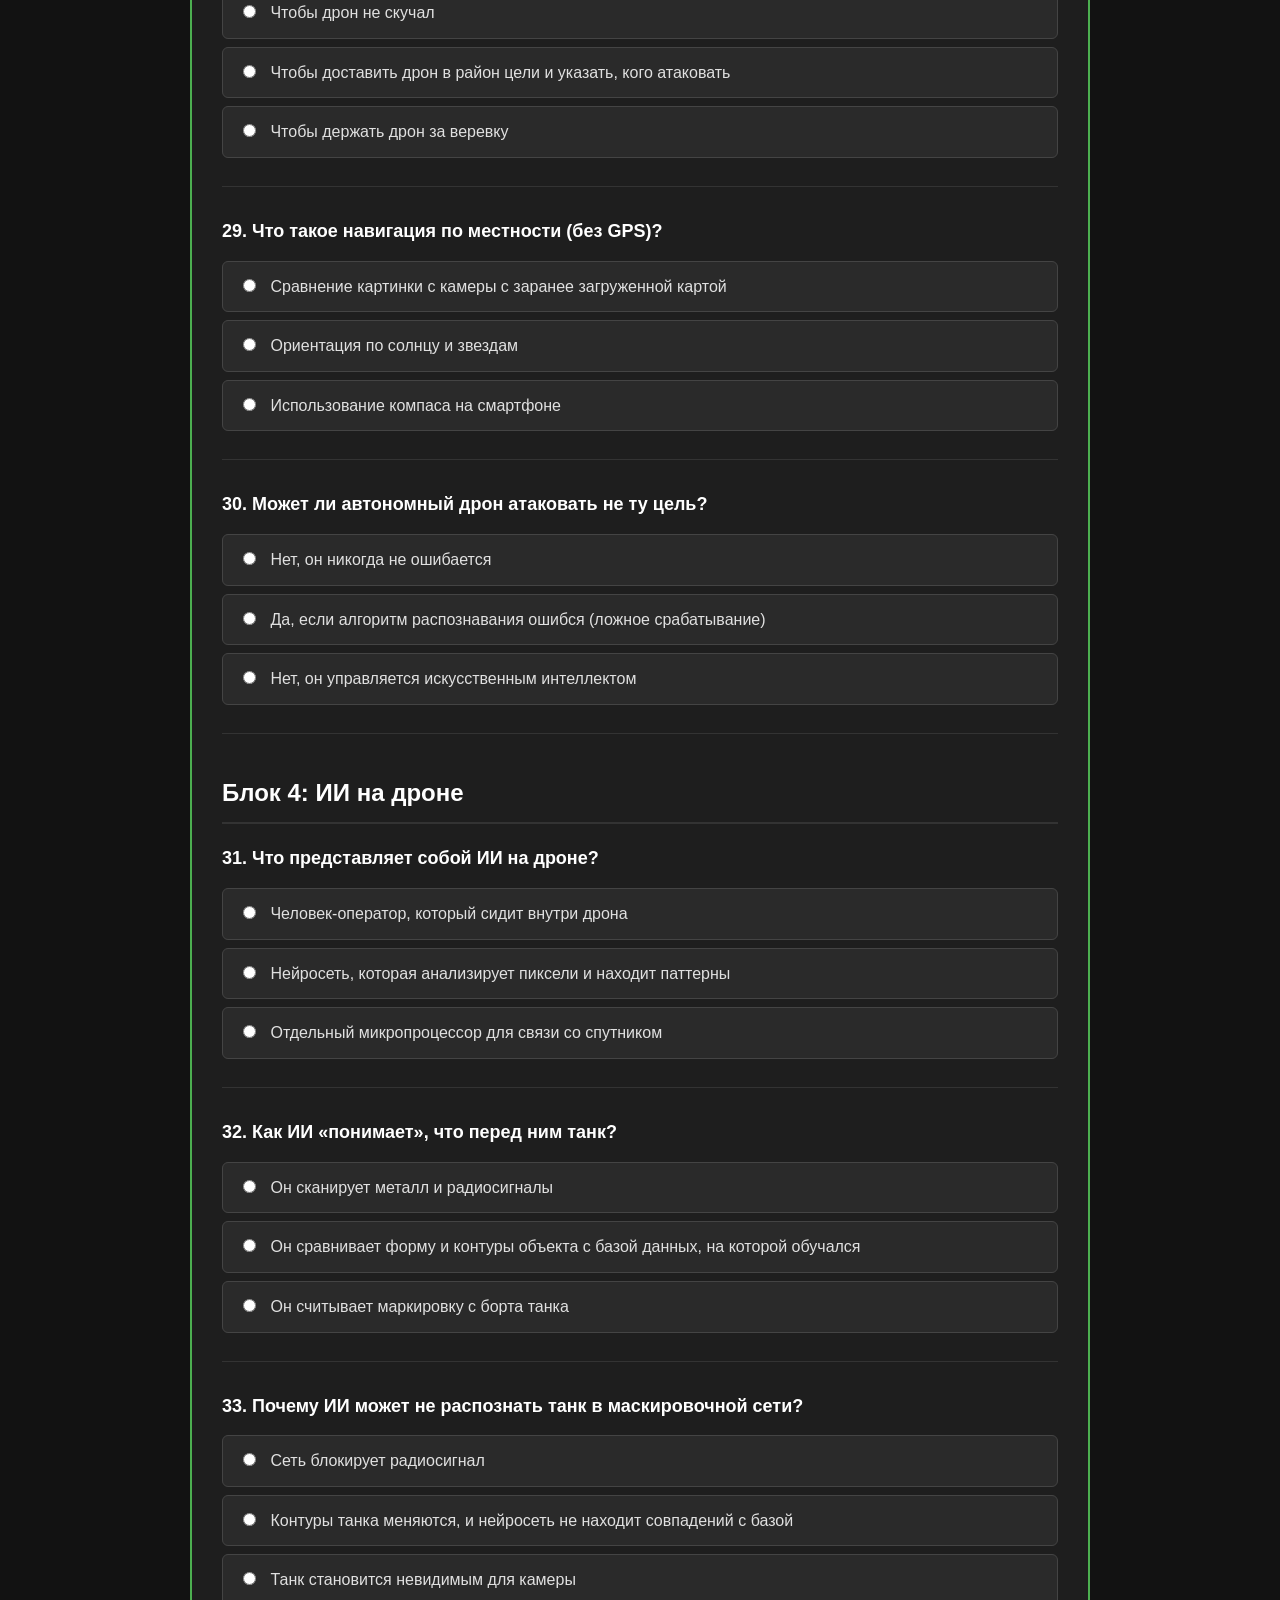
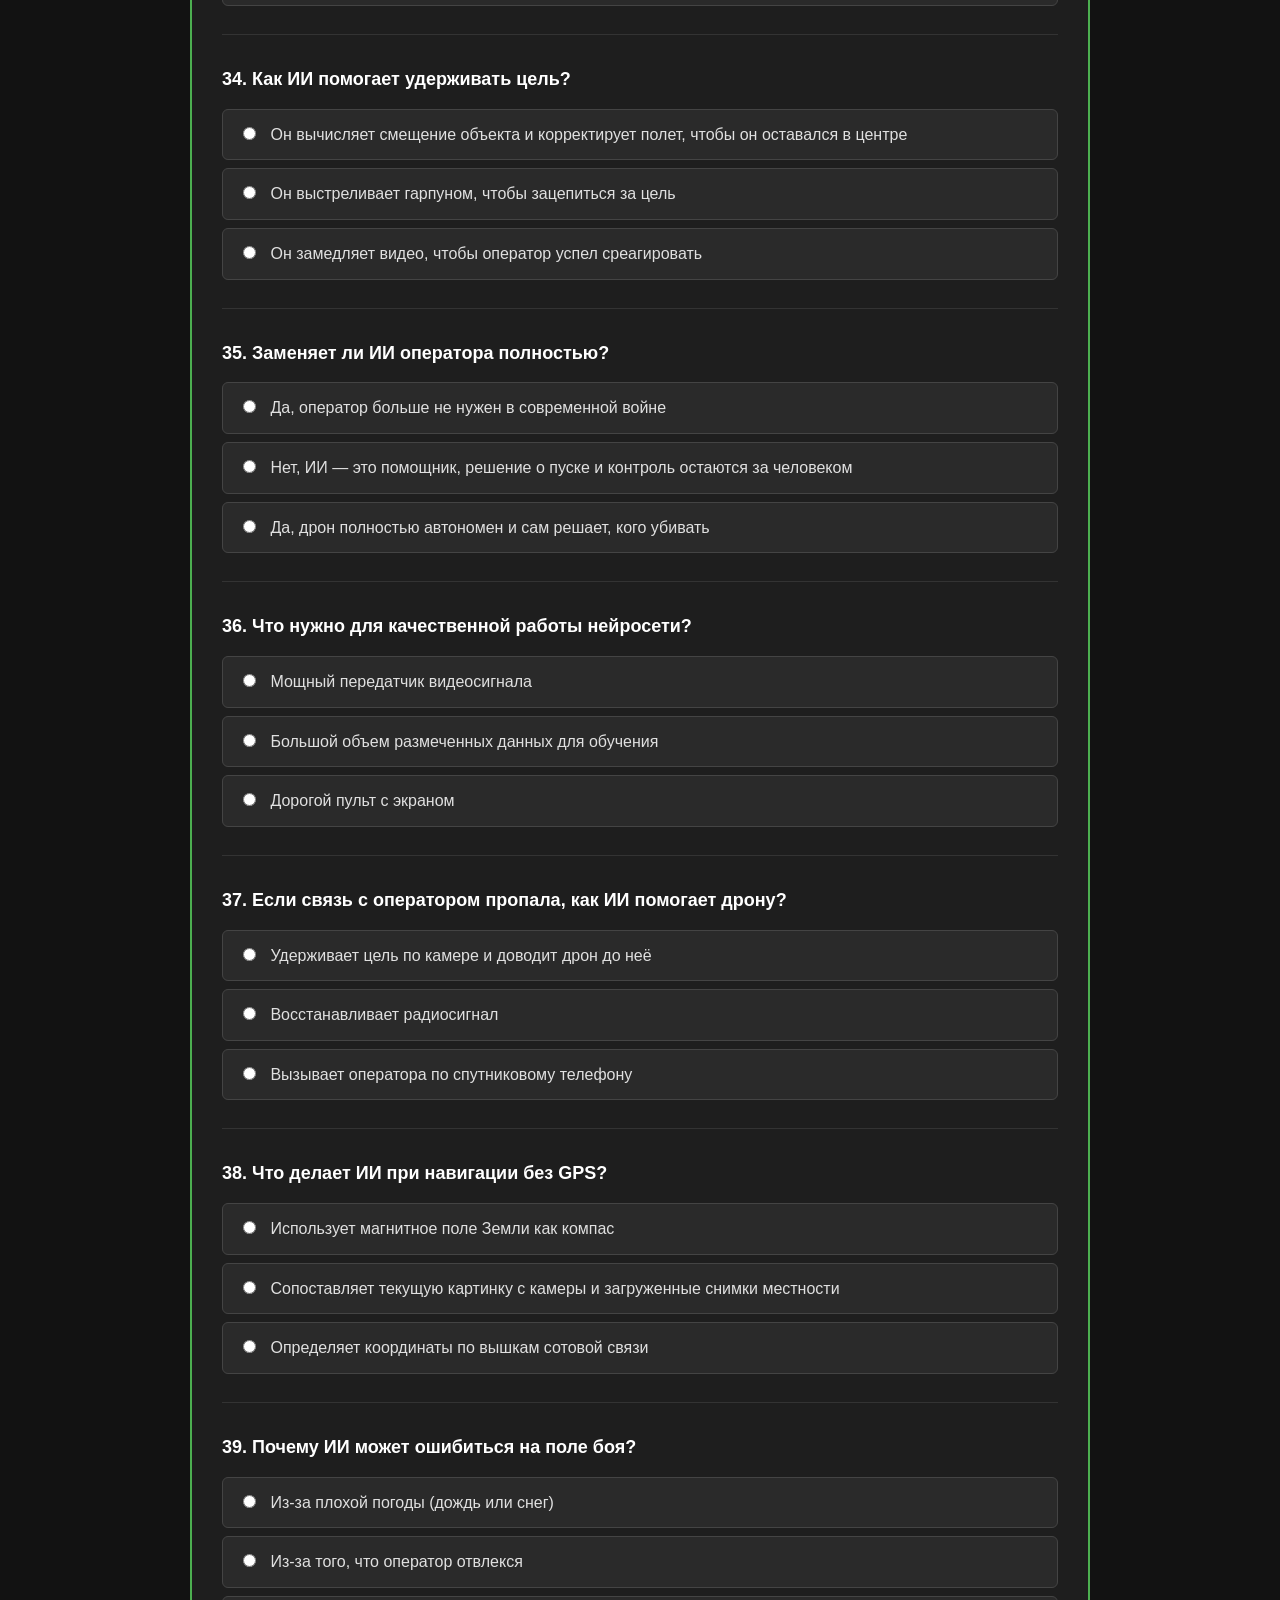
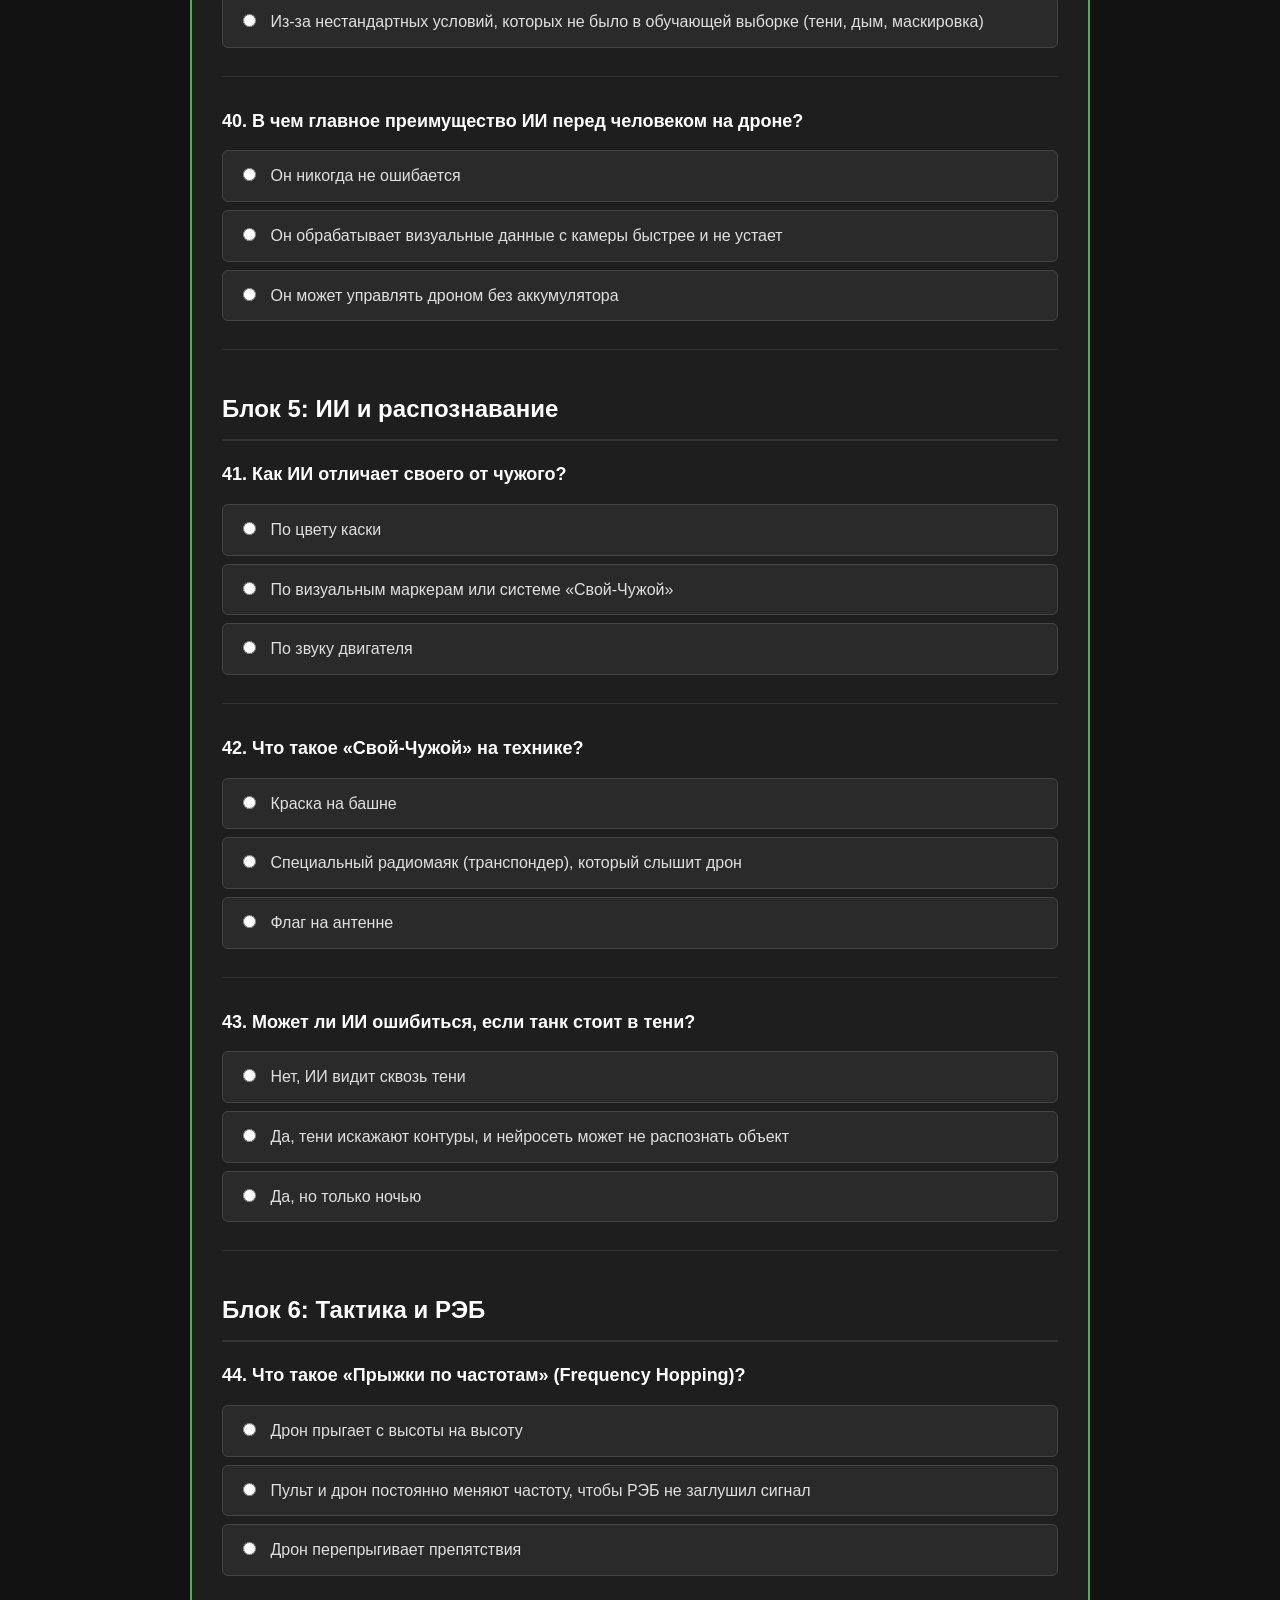
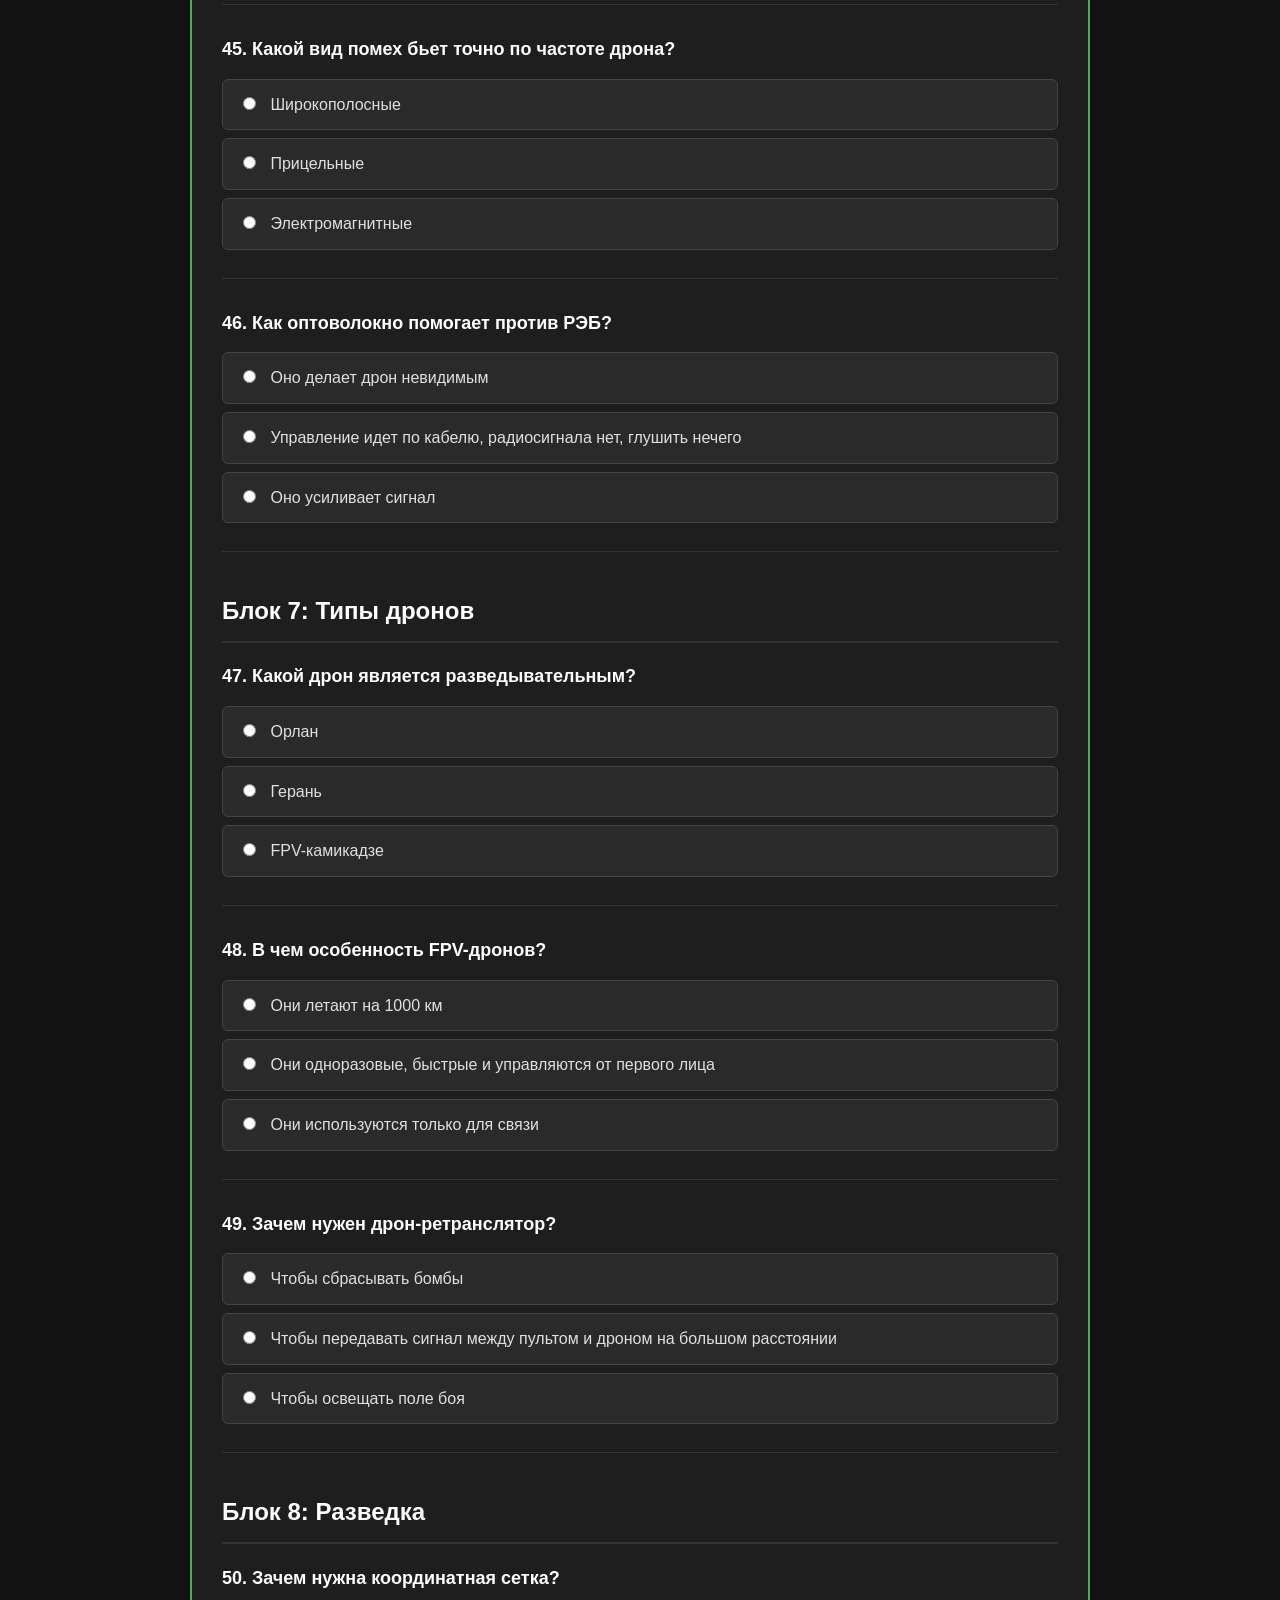
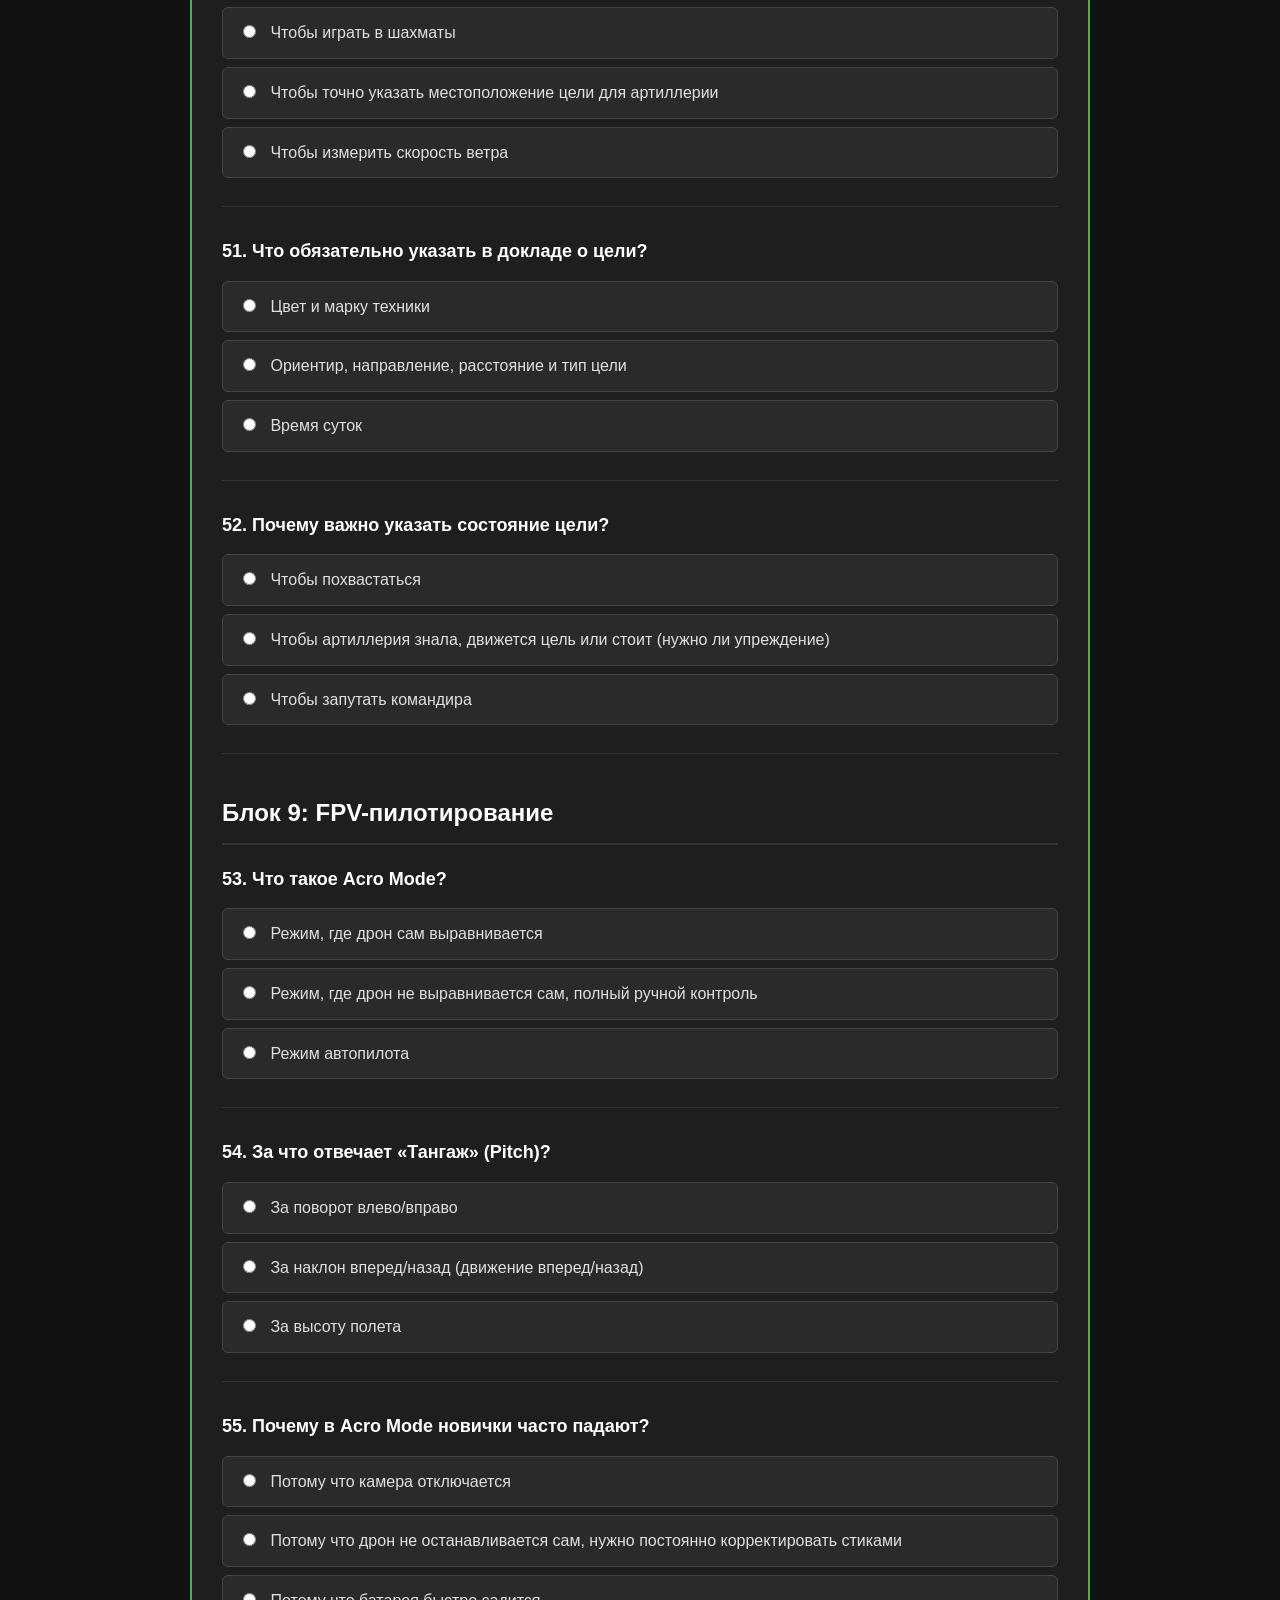
<file: exam.html>
<!DOCTYPE html>
<html lang="ru">
<head>
    <meta charset="UTF-8">
    <meta name="viewport" content="width=device-width, initial-scale=1.0">
    <title>Финальный экзамен БПЛА (70 вопросов)</title>
    <link rel="stylesheet" href="style.css">
</head>
<body>
    <div class="container">
        <a href="block10.html" style="color: #4CAF50; text-decoration: none; margin-bottom: 20px; display: inline-block;">← Назад к Блоку 10</a>

        <div class="exam-container">
            <h1 class="exam-header">🎓 Финальный экзамен</h1>
            <p style="text-align: center; color: #aaa; margin-bottom: 30px;">70 вопросов по всем 10 блокам. Внимание: варианты ответов правдоподобны, так что думай внимательно.</p>

            <form id="examForm">
                <!-- БЛОК 1 -->
                <h2>Блок 1: Как летает дрон</h2>
                <div class="question-block">
                    <div class="question-text">1. Что создает тягу для полета дрона?</div>
                    <label class="option-label"><input type="radio" name="q1" value="wrong"> Аэродинамическая форма корпуса</label>
                    <label class="option-label"><input type="radio" name="q1" value="correct"> Вращение моторов с пропеллерами</label>
                    <label class="option-label"><input type="radio" name="q1" value="wrong"> Электромагнитное поле полётного контроллера</label>
                </div>
                <div class="question-block">
                    <div class="question-text">2. Почему человек не может напрямую управлять моторами?</div>
                    <label class="option-label"><input type="radio" name="q2" value="wrong"> Потому что стики пульта слишком тугие</label>
                    <label class="option-label"><input type="radio" name="q2" value="correct"> Потому что балансировка требует реакции за доли секунды</label>
                    <label class="option-label"><input type="radio" name="q2" value="wrong"> Потому что моторы работают на переменном токе</label>
                </div>
                <div class="question-block">
                    <div class="question-text">3. Что произойдет, если задние моторы будут крутиться быстрее передних?</div>
                    <label class="option-label"><input type="radio" name="q3" value="wrong"> Дрон начнет вращаться вокруг своей оси</label>
                    <label class="option-label"><input type="radio" name="q3" value="correct"> Дрон наклонится вперед и полетит</label>
                    <label class="option-label"><input type="radio" name="q3" value="wrong"> Дрон зафиксирует высоту и зависнет</label>
                </div>
                <div class="question-block">
                    <div class="question-text">4. Какую роль выполняет полётный контроллер?</div>
                    <label class="option-label"><input type="radio" name="q4" value="wrong"> Он декодирует видеосигнал для очков оператора</label>
                    <label class="option-label"><input type="radio" name="q4" value="correct"> Он преобразует команды в сигналы для моторов, удерживая баланс</label>
                    <label class="option-label"><input type="radio" name="q4" value="wrong"> Он отвечает за подачу питания от аккумулятора</label>
                </div>
                <div class="question-block">
                    <div class="question-text">5. Какие датчики помогают контроллеру понимать наклон дрона?</div>
                    <label class="option-label"><input type="radio" name="q5" value="wrong"> Барометр и GPS-модуль</label>
                    <label class="option-label"><input type="radio" name="q5" value="correct"> Гироскопы и акселерометры</label>
                    <label class="option-label"><input type="radio" name="q5" value="wrong"> Компас и датчик Холла</label>
                </div>
                <div class="question-block">
                    <div class="question-text">6. Как заставить дрон повернуть направо (по рысканию)?</div>
                    <label class="option-label"><input type="radio" name="q6" value="wrong"> Ускорить правые моторы и замедлить левые</label>
                    <label class="option-label"><input type="radio" name="q6" value="correct"> Ускорить левые моторы и замедлить правые (с учетом вращения винтов)</label>
                    <label class="option-label"><input type="radio" name="q6" value="wrong"> Наклонить нос дрона вниз</label>
                </div>
                <div class="question-block">
                    <div class="question-text">7. Что делает дрон, если все моторы крутятся с одинаковой скоростью?</div>
                    <label class="option-label"><input type="radio" name="q7" value="correct"> Висит на месте (если нет ветра)</label>
                    <label class="option-label"><input type="radio" name="q7" value="wrong"> Медленно набирает высоту</label>
                    <label class="option-label"><input type="radio" name="q7" value="wrong"> Летит строго на север</label>
                </div>
                <div class="question-block">
                    <div class="question-text">8. Зачем нужен третий закон Ньютона при полете дрона?</div>
                    <label class="option-label"><input type="radio" name="q8" value="wrong"> Чтобы рассчитать емкость аккумулятора</label>
                    <label class="option-label"><input type="radio" name="q8" value="correct"> Чтобы понять, как пропеллер отталкивает воздух вниз, а дрон — вверх</label>
                    <label class="option-label"><input type="radio" name="q8" value="wrong"> Чтобы настроить частоту видеопередатчика</label>
                </div>
                <div class="question-block">
                    <div class="question-text">9. Если дрон наклонился влево, что должен сделать полётный контроллер?</div>
                    <label class="option-label"><input type="radio" name="q9" value="wrong"> Выключить моторы для предотвращения аварии</label>
                    <label class="option-label"><input type="radio" name="q9" value="correct"> Ускорить правые моторы, чтобы выровнять аппарат</label>
                    <label class="option-label"><input type="radio" name="q9" value="wrong"> Передать управление оператору</label>
                </div>
                <div class="question-block">
                    <div class="question-text">10. Без чего дрон точно не сможет держать стабильный полет?</div>
                    <label class="option-label"><input type="radio" name="q10" value="wrong"> Без камеры</label>
                    <label class="option-label"><input type="radio" name="q10" value="wrong"> Без GPS</label>
                    <label class="option-label"><input type="radio" name="q10" value="correct"> Без полётного контроллера</label>
                </div>

                <!-- БЛОК 2 -->
                <h2>Блок 2: Ручной режим</h2>
                <div class="question-block">
                    <div class="question-text">11. Что происходит, если связь с пультом теряется?</div>
                    <label class="option-label"><input type="radio" name="q11" value="wrong"> Дрон продолжает лететь по инерции прямо</label>
                    <label class="option-label"><input type="radio" name="q11" value="correct"> Активируется протокол FailSafe</label>
                    <label class="option-label"><input type="radio" name="q11" value="wrong"> Моторы мгновенно блокируются</label>
                </div>
                <div class="question-block">
                    <div class="question-text">12. Что из этого НЕ является действием FailSafe?</div>
                    <label class="option-label"><input type="radio" name="q12" value="wrong"> Автоматический возврат на точку старта (RTH)</label>
                    <label class="option-label"><input type="radio" name="q12" value="correct"> Экстренное катапультирование оператора</label>
                    <label class="option-label"><input type="radio" name="q12" value="wrong"> Зависание на последней известной точке</label>
                </div>
                <div class="question-block">
                    <div class="question-text">13. Почему ручной режим плохо подходит для работы на дистанции 10+ км?</div>
                    <label class="option-label"><input type="radio" name="q13" value="wrong"> Батарея слишком быстро садится</label>
                    <label class="option-label"><input type="radio" name="q13" value="correct"> Радиосигнал теряется из-за рельефа и горизонта</label>
                    <label class="option-label"><input type="radio" name="q13" value="wrong"> Камера перегревается на солнце</label>
                </div>
                <div class="question-block">
                    <div class="question-text">14. Что нужно для работы функции «Возврат домой» (RTH)?</div>
                    <label class="option-label"><input type="radio" name="q14" value="wrong"> Стабильный интернет 4G</label>
                    <label class="option-label"><input type="radio" name="q14" value="wrong"> Работающий видеоканал</label>
                    <label class="option-label"><input type="radio" name="q14" value="correct"> Работающий модуль GPS</label>
                </div>
                <div class="question-block">
                    <div class="question-text">15. Какой главный плюс ручного режима?</div>
                    <label class="option-label"><input type="radio" name="q15" value="correct"> Возможность точных маневров в сложной обстановке</label>
                    <label class="option-label"><input type="radio" name="q15" value="wrong"> Независимость от помех РЭБ</label>
                    <label class="option-label"><input type="radio" name="q15" value="wrong"> Автоматическое распознавание целей</label>
                </div>
                <div class="question-block">
                    <div class="question-text">16. Что такое РЭБ?</div>
                    <label class="option-label"><input type="radio" name="q16" value="wrong"> Ремонт Электронных Блоков</label>
                    <label class="option-label"><input type="radio" name="q16" value="wrong"> Радиоуправляемый Электрический Багги</label>
                    <label class="option-label"><input type="radio" name="q16" value="correct"> Радиоэлектронная борьба (глушение сигналов)</label>
                </div>
                <div class="question-block">
                    <div class="question-text">17. Что произойдет, если пропала связь, а GPS нет?</div>
                    <label class="option-label"><input type="radio" name="q17" value="correct"> Дрон не сможет вернуться и упадет</label>
                    <label class="option-label"><input type="radio" name="q17" value="wrong"> Дрон включит автопилот по камере (если она есть)</label>
                    <label class="option-label"><input type="radio" name="q17" value="wrong"> Дрон полетит в сторону ближайшей вышки связи</label>
                </div>
                <div class="question-block">
                    <div class="question-text">18. Что передает канал связи в FPV-дронах?</div>
                    <label class="option-label"><input type="radio" name="q18" value="wrong"> Только сигналы управления</label>
                    <label class="option-label"><input type="radio" name="q18" value="correct"> Сигналы управления и аналоговый/цифровой видеосигнал</label>
                    <label class="option-label"><input type="radio" name="q18" value="wrong"> Только телеметрию (высоту и скорость)</label>
                </div>
                <div class="question-block">
                    <div class="question-text">19. Если оператор отпустил стики (в режиме Angle), что сделает дрон?</div>
                    <label class="option-label"><input type="radio" name="q19" value="correct"> Выровняется и зависнет на месте</label>
                    <label class="option-label"><input type="radio" name="q19" value="wrong"> Продолжит лететь в том же направлении</label>
                    <label class="option-label"><input type="radio" name="q19" value="wrong"> Упадет</label>
                </div>
                <div class="question-block">
                    <div class="question-text">20. Что опаснее для ручного дрона на передовой?</div>
                    <label class="option-label"><input type="radio" name="q20" value="wrong"> Дождь</label>
                    <label class="option-label"><input type="radio" name="q20" value="correct"> Станции РЭБ противника</label>
                    <label class="option-label"><input type="radio" name="q20" value="wrong"> Солнечный свет</label>
                </div>

                <!-- БЛОК 3 -->
                <h2>Блок 3: Автономный режим</h2>
                <div class="question-block">
                    <div class="question-text">21. Почему автономный дрон не боится РЭБ на последнем участке пути?</div>
                    <label class="option-label"><input type="radio" name="q21" value="wrong"> У него есть специальная защитная обшивка</label>
                    <label class="option-label"><input type="radio" name="q21" value="correct"> Ему больше не нужен канал связи, он летит по захваченной цели</label>
                    <label class="option-label"><input type="radio" name="q21" value="wrong"> Он переходит на спутниковый интерфейс Starlink</label>
                </div>
                <div class="question-block">
                    <div class="question-text">22. Что такое «автозахват цели»?</div>
                    <label class="option-label"><input type="radio" name="q22" value="correct"> Алгоритм, который наводит дрон на объект, удерживая его в перекрестии</label>
                    <label class="option-label"><input type="radio" name="q22" value="wrong"> Ручное наведение дрона оператором через очки</label>
                    <label class="option-label"><input type="radio" name="q22" value="wrong"> Захват дрона сетью с другого дрона</label>
                </div>
                <div class="question-block">
                    <div class="question-text">23. Когда нужно включать автономный режим?</div>
                    <label class="option-label"><input type="radio" name="q23" value="wrong"> Сразу при взлете, чтобы не тратить время</label>
                    <label class="option-label"><input type="radio" name="q23" value="correct"> После обнаружения и захвата цели, до входа в зону РЭБ</label>
                    <label class="option-label"><input type="radio" name="q23" value="wrong"> Только после потери сигнала</label>
                </div>
                <div class="question-block">
                    <div class="question-text">24. Как дрон наводится на цель в автономном режиме?</div>
                    <label class="option-label"><input type="radio" name="q24" value="wrong"> По звуку двигателя цели</label>
                    <label class="option-label"><input type="radio" name="q24" value="correct"> По визуальным данным с камеры (пикселям)</label>
                    <label class="option-label"><input type="radio" name="q24" value="wrong"> По тепловому следу от оператора</label>
                </div>
                <div class="question-block">
                    <div class="question-text">25. Заменяет ли автономный режим физику полета?</div>
                    <label class="option-label"><input type="radio" name="q25" value="wrong"> Да, дрон летит за счет антигравитации</label>
                    <label class="option-label"><input type="radio" name="q25" value="correct"> Нет, дрон все равно использует моторы и аэродинамику</label>
                    <label class="option-label"><input type="radio" name="q25" value="wrong"> Да, ему больше не нужны пропеллеры</label>
                </div>
                <div class="question-block">
                    <div class="question-text">26. Что ограничивает время автономного полета?</div>
                    <label class="option-label"><input type="radio" name="q26" value="wrong"> Размер карты памяти</label>
                    <label class="option-label"><input type="radio" name="q26" value="correct"> Емкость аккумулятора</label>
                    <label class="option-label"><input type="radio" name="q26" value="wrong"> Количество спутников на орбите</label>
                </div>
                <div class="question-block">
                    <div class="question-text">27. Если цель в автономном режиме скрылась за деревом, что сделает дрон?</div>
                    <label class="option-label"><input type="radio" name="q27" value="wrong"> Мгновенно взорвется</label>
                    <label class="option-label"><input type="radio" name="q27" value="correct"> Потеряет захват и, возможно, промахнется (если нет ИИ-предсказания)</label>
                    <label class="option-label"><input type="radio" name="q27" value="wrong"> Продолжит лететь точно в центр дерева</label>
                </div>
                <div class="question-block">
                    <div class="question-text">28. Зачем оператору все еще нужен дрон, если он автономный?</div>
                    <label class="option-label"><input type="radio" name="q28" value="wrong"> Чтобы дрон не скучал</label>
                    <label class="option-label"><input type="radio" name="q28" value="correct"> Чтобы доставить дрон в район цели и указать, кого атаковать</label>
                    <label class="option-label"><input type="radio" name="q28" value="wrong"> Чтобы держать дрон за веревку</label>
                </div>
                <div class="question-block">
                    <div class="question-text">29. Что такое навигация по местности (без GPS)?</div>
                    <label class="option-label"><input type="radio" name="q29" value="correct"> Сравнение картинки с камеры с заранее загруженной картой</label>
                    <label class="option-label"><input type="radio" name="q29" value="wrong"> Ориентация по солнцу и звездам</label>
                    <label class="option-label"><input type="radio" name="q29" value="wrong"> Использование компаса на смартфоне</label>
                </div>
                <div class="question-block">
                    <div class="question-text">30. Может ли автономный дрон атаковать не ту цель?</div>
                    <label class="option-label"><input type="radio" name="q30" value="wrong"> Нет, он никогда не ошибается</label>
                    <label class="option-label"><input type="radio" name="q30" value="correct"> Да, если алгоритм распознавания ошибся (ложное срабатывание)</label>
                    <label class="option-label"><input type="radio" name="q30" value="wrong"> Нет, он управляется искусственным интеллектом</label>
                </div>

                <!-- БЛОК 4 -->
                <h2>Блок 4: ИИ на дроне</h2>
                <div class="question-block">
                    <div class="question-text">31. Что представляет собой ИИ на дроне?</div>
                    <label class="option-label"><input type="radio" name="q31" value="wrong"> Человек-оператор, который сидит внутри дрона</label>
                    <label class="option-label"><input type="radio" name="q31" value="correct"> Нейросеть, которая анализирует пиксели и находит паттерны</label>
                    <label class="option-label"><input type="radio" name="q31" value="wrong"> Отдельный микропроцессор для связи со спутником</label>
                </div>
                <div class="question-block">
                    <div class="question-text">32. Как ИИ «понимает», что перед ним танк?</div>
                    <label class="option-label"><input type="radio" name="q32" value="wrong"> Он сканирует металл и радиосигналы</label>
                    <label class="option-label"><input type="radio" name="q32" value="correct"> Он сравнивает форму и контуры объекта с базой данных, на которой обучался</label>
                    <label class="option-label"><input type="radio" name="q32" value="wrong"> Он считывает маркировку с борта танка</label>
                </div>
                <div class="question-block">
                    <div class="question-text">33. Почему ИИ может не распознать танк в маскировочной сети?</div>
                    <label class="option-label"><input type="radio" name="q33" value="wrong"> Сеть блокирует радиосигнал</label>
                    <label class="option-label"><input type="radio" name="q33" value="correct"> Контуры танка меняются, и нейросеть не находит совпадений с базой</label>
                    <label class="option-label"><input type="radio" name="q33" value="wrong"> Танк становится невидимым для камеры</label>
                </div>
                <div class="question-block">
                    <div class="question-text">34. Как ИИ помогает удерживать цель?</div>
                    <label class="option-label"><input type="radio" name="q34" value="correct"> Он вычисляет смещение объекта и корректирует полет, чтобы он оставался в центре</label>
                    <label class="option-label"><input type="radio" name="q34" value="wrong"> Он выстреливает гарпуном, чтобы зацепиться за цель</label>
                    <label class="option-label"><input type="radio" name="q34" value="wrong"> Он замедляет видео, чтобы оператор успел среагировать</label>
                </div>
                <div class="question-block">
                    <div class="question-text">35. Заменяет ли ИИ оператора полностью?</div>
                    <label class="option-label"><input type="radio" name="q35" value="wrong"> Да, оператор больше не нужен в современной войне</label>
                    <label class="option-label"><input type="radio" name="q35" value="correct"> Нет, ИИ — это помощник, решение о пуске и контроль остаются за человеком</label>
                    <label class="option-label"><input type="radio" name="q35" value="wrong"> Да, дрон полностью автономен и сам решает, кого убивать</label>
                </div>
                <div class="question-block">
                    <div class="question-text">36. Что нужно для качественной работы нейросети?</div>
                    <label class="option-label"><input type="radio" name="q36" value="wrong"> Мощный передатчик видеосигнала</label>
                    <label class="option-label"><input type="radio" name="q36" value="correct"> Большой объем размеченных данных для обучения</label>
                    <label class="option-label"><input type="radio" name="q36" value="wrong"> Дорогой пульт с экраном</label>
                </div>
                <div class="question-block">
                    <div class="question-text">37. Если связь с оператором пропала, как ИИ помогает дрону?</div>
                    <label class="option-label"><input type="radio" name="q37" value="correct"> Удерживает цель по камере и доводит дрон до неё</label>
                    <label class="option-label"><input type="radio" name="q37" value="wrong"> Восстанавливает радиосигнал</label>
                    <label class="option-label"><input type="radio" name="q37" value="wrong"> Вызывает оператора по спутниковому телефону</label>
                </div>
                <div class="question-block">
                    <div class="question-text">38. Что делает ИИ при навигации без GPS?</div>
                    <label class="option-label"><input type="radio" name="q38" value="wrong"> Использует магнитное поле Земли как компас</label>
                    <label class="option-label"><input type="radio" name="q38" value="correct"> Сопоставляет текущую картинку с камеры и загруженные снимки местности</label>
                    <label class="option-label"><input type="radio" name="q38" value="wrong"> Определяет координаты по вышкам сотовой связи</label>
                </div>
                <div class="question-block">
                    <div class="question-text">39. Почему ИИ может ошибиться на поле боя?</div>
                    <label class="option-label"><input type="radio" name="q39" value="wrong"> Из-за плохой погоды (дождь или снег)</label>
                    <label class="option-label"><input type="radio" name="q39" value="wrong"> Из-за того, что оператор отвлекся</label>
                    <label class="option-label"><input type="radio" name="q39" value="correct"> Из-за нестандартных условий, которых не было в обучающей выборке (тени, дым, маскировка)</label>
                </div>
                <div class="question-block">
                    <div class="question-text">40. В чем главное преимущество ИИ перед человеком на дроне?</div>
                    <label class="option-label"><input type="radio" name="q40" value="wrong"> Он никогда не ошибается</label>
                    <label class="option-label"><input type="radio" name="q40" value="correct"> Он обрабатывает визуальные данные с камеры быстрее и не устает</label>
                    <label class="option-label"><input type="radio" name="q40" value="wrong"> Он может управлять дроном без аккумулятора</label>
                </div>

                <!-- БЛОК 5 -->
                <h2>Блок 5: ИИ и распознавание</h2>
                <div class="question-block">
                    <div class="question-text">41. Как ИИ отличает своего от чужого?</div>
                    <label class="option-label"><input type="radio" name="q41" value="wrong"> По цвету каски</label>
                    <label class="option-label"><input type="radio" name="q41" value="correct"> По визуальным маркерам или системе «Свой-Чужой»</label>
                    <label class="option-label"><input type="radio" name="q41" value="wrong"> По звуку двигателя</label>
                </div>
                <div class="question-block">
                    <div class="question-text">42. Что такое «Свой-Чужой» на технике?</div>
                    <label class="option-label"><input type="radio" name="q42" value="wrong"> Краска на башне</label>
                    <label class="option-label"><input type="radio" name="q42" value="correct"> Специальный радиомаяк (транспондер), который слышит дрон</label>
                    <label class="option-label"><input type="radio" name="q42" value="wrong"> Флаг на антенне</label>
                </div>
                <div class="question-block">
                    <div class="question-text">43. Может ли ИИ ошибиться, если танк стоит в тени?</div>
                    <label class="option-label"><input type="radio" name="q43" value="wrong"> Нет, ИИ видит сквозь тени</label>
                    <label class="option-label"><input type="radio" name="q43" value="correct"> Да, тени искажают контуры, и нейросеть может не распознать объект</label>
                    <label class="option-label"><input type="radio" name="q43" value="wrong"> Да, но только ночью</label>
                </div>

                <!-- БЛОК 6 -->
                <h2>Блок 6: Тактика и РЭБ</h2>
                <div class="question-block">
                    <div class="question-text">44. Что такое «Прыжки по частотам» (Frequency Hopping)?</div>
                    <label class="option-label"><input type="radio" name="q44" value="wrong"> Дрон прыгает с высоты на высоту</label>
                    <label class="option-label"><input type="radio" name="q44" value="correct"> Пульт и дрон постоянно меняют частоту, чтобы РЭБ не заглушил сигнал</label>
                    <label class="option-label"><input type="radio" name="q44" value="wrong"> Дрон перепрыгивает препятствия</label>
                </div>
                <div class="question-block">
                    <div class="question-text">45. Какой вид помех бьет точно по частоте дрона?</div>
                    <label class="option-label"><input type="radio" name="q45" value="wrong"> Широкополосные</label>
                    <label class="option-label"><input type="radio" name="q45" value="correct"> Прицельные</label>
                    <label class="option-label"><input type="radio" name="q45" value="wrong"> Электромагнитные</label>
                </div>
                <div class="question-block">
                    <div class="question-text">46. Как оптоволокно помогает против РЭБ?</div>
                    <label class="option-label"><input type="radio" name="q46" value="wrong"> Оно делает дрон невидимым</label>
                    <label class="option-label"><input type="radio" name="q46" value="correct"> Управление идет по кабелю, радиосигнала нет, глушить нечего</label>
                    <label class="option-label"><input type="radio" name="q46" value="wrong"> Оно усиливает сигнал</label>
                </div>

                <!-- БЛОК 7 -->
                <h2>Блок 7: Типы дронов</h2>
                <div class="question-block">
                    <div class="question-text">47. Какой дрон является разведывательным?</div>
                    <label class="option-label"><input type="radio" name="q47" value="correct"> Орлан</label>
                    <label class="option-label"><input type="radio" name="q47" value="wrong"> Герань</label>
                    <label class="option-label"><input type="radio" name="q47" value="wrong"> FPV-камикадзе</label>
                </div>
                <div class="question-block">
                    <div class="question-text">48. В чем особенность FPV-дронов?</div>
                    <label class="option-label"><input type="radio" name="q48" value="wrong"> Они летают на 1000 км</label>
                    <label class="option-label"><input type="radio" name="q48" value="correct"> Они одноразовые, быстрые и управляются от первого лица</label>
                    <label class="option-label"><input type="radio" name="q48" value="wrong"> Они используются только для связи</label>
                </div>
                <div class="question-block">
                    <div class="question-text">49. Зачем нужен дрон-ретранслятор?</div>
                    <label class="option-label"><input type="radio" name="q49" value="wrong"> Чтобы сбрасывать бомбы</label>
                    <label class="option-label"><input type="radio" name="q49" value="correct"> Чтобы передавать сигнал между пультом и дроном на большом расстоянии</label>
                    <label class="option-label"><input type="radio" name="q49" value="wrong"> Чтобы освещать поле боя</label>
                </div>

                <!-- БЛОК 8 -->
                <h2>Блок 8: Разведка</h2>
                <div class="question-block">
                    <div class="question-text">50. Зачем нужна координатная сетка?</div>
                    <label class="option-label"><input type="radio" name="q50" value="wrong"> Чтобы играть в шахматы</label>
                    <label class="option-label"><input type="radio" name="q50" value="correct"> Чтобы точно указать местоположение цели для артиллерии</label>
                    <label class="option-label"><input type="radio" name="q50" value="wrong"> Чтобы измерить скорость ветра</label>
                </div>
                <div class="question-block">
                    <div class="question-text">51. Что обязательно указать в докладе о цели?</div>
                    <label class="option-label"><input type="radio" name="q51" value="wrong"> Цвет и марку техники</label>
                    <label class="option-label"><input type="radio" name="q51" value="correct"> Ориентир, направление, расстояние и тип цели</label>
                    <label class="option-label"><input type="radio" name="q51" value="wrong"> Время суток</label>
                </div>
                <div class="question-block">
                    <div class="question-text">52. Почему важно указать состояние цели?</div>
                    <label class="option-label"><input type="radio" name="q52" value="wrong"> Чтобы похвастаться</label>
                    <label class="option-label"><input type="radio" name="q52" value="correct"> Чтобы артиллерия знала, движется цель или стоит (нужно ли упреждение)</label>
                    <label class="option-label"><input type="radio" name="q52" value="wrong"> Чтобы запутать командира</label>
                </div>

                <!-- БЛОК 9 -->
                <h2>Блок 9: FPV-пилотирование</h2>
                <div class="question-block">
                    <div class="question-text">53. Что такое Acro Mode?</div>
                    <label class="option-label"><input type="radio" name="q53" value="wrong"> Режим, где дрон сам выравнивается</label>
                    <label class="option-label"><input type="radio" name="q53" value="correct"> Режим, где дрон не выравнивается сам, полный ручной контроль</label>
                    <label class="option-label"><input type="radio" name="q53" value="wrong"> Режим автопилота</label>
                </div>
                <div class="question-block">
                    <div class="question-text">54. За что отвечает «Тангаж» (Pitch)?</div>
                    <label class="option-label"><input type="radio" name="q54" value="wrong"> За поворот влево/вправо</label>
                    <label class="option-label"><input type="radio" name="q54" value="correct"> За наклон вперед/назад (движение вперед/назад)</label>
                    <label class="option-label"><input type="radio" name="q54" value="wrong"> За высоту полета</label>
                </div>
                <div class="question-block">
                    <div class="question-text">55. Почему в Acro Mode новички часто падают?</div>
                    <label class="option-label"><input type="radio" name="q55" value="wrong"> Потому что камера отключается</label>
                    <label class="option-label"><input type="radio" name="q55" value="correct"> Потому что дрон не останавливается сам, нужно постоянно корректировать стиками</label>
                    <label class="option-label"><input type="radio" name="q55" value="wrong"> Потому что батарея быстро садится</label>
                </div>

                <!-- БЛОК 10 -->
                <h2>Блок 10: Будущее</h2>
                <div class="question-block">
                    <div class="question-text">56. Что такое «Рой дронов» (Swarm)?</div>
                    <label class="option-label"><input type="radio" name="q56" value="correct"> Группа дронов, управляемая одним ИИ и распределяющая цели</label>
                    <label class="option-label"><input type="radio" name="q56" value="wrong"> Дрон, который летает по кругу</label>
                    <label class="option-label"><input type="radio" name="q56" value="wrong"> Оса, привязанная к дрону</label>
                </div>
                <div class="question-block">
                    <div class="question-text">57. Что такое «Дрон-матка»?</div>
                    <label class="option-label"><input type="radio" name="q57" value="wrong"> Дрон, который рожает других дронов</label>
                    <label class="option-label"><input type="radio" name="q57" value="correct"> Большой самолет-носитель, выпускающий из себя маленькие FPV-дроны</label>
                    <label class="option-label"><input type="radio" name="q57" value="wrong"> Дрон-командир, который отдает приказы</label>
                </div>
                <div class="question-block">
                    <div class="question-text">58. Какое оружие считается главным противовесом роям дронов?</div>
                    <label class="option-label"><input type="radio" name="q58" value="wrong"> Сети</label>
                    <label class="option-label"><input type="radio" name="q58" value="correct"> Лазерное оружие</label>
                    <label class="option-label"><input type="radio" name="q58" value="wrong"> Водометы</label>
                </div>

                <!-- ДОБАВОЧНЫЕ ВОПРОСЫ ДЛЯ 70 -->
                <div class="question-block">
                    <div class="question-text">59. Что важнее для оператора БПЛА?</div>
                    <label class="option-label"><input type="radio" name="q59" value="correct"> Холодный ум и способность быстро принимать решения</label>
                    <label class="option-label"><input type="radio" name="q59" value="wrong"> Физическая сила</label>
                    <label class="option-label"><input type="radio" name="q59" value="wrong"> Умение громко кричать</label>
                </div>
                <div class="question-block">
                    <div class="question-text">60. Почему этот курс бесплатный?</div>
                    <label class="option-label"><input type="radio" name="q60" value="wrong"> Потому что он плохой</label>
                    <label class="option-label"><input type="radio" name="q60" value="correct"> Потому что базовые знания должны быть доступны всем</label>
                    <label class="option-label"><input type="radio" name="q60" value="wrong"> Потому что за него не платят</label>
                </div>
                <div class="question-block">
                    <div class="question-text">61. Что такое телеметрия?</div>
                    <label class="option-label"><input type="radio" name="q61" value="wrong"> Видеосигнал с камеры</label>
                    <label class="option-label"><input type="radio" name="q61" value="correct"> Данные о высоте, скорости и координатах дрона</label>
                    <label class="option-label"><input type="radio" name="q61" value="wrong"> Звук моторов</label>
                </div>
                <div class="question-block">
                    <div class="question-text">62. Что означает RSSI?</div>
                    <label class="option-label"><input type="radio" name="q62" value="correct"> Уровень радиосигнала</label>
                    <label class="option-label"><input type="radio" name="q62" value="wrong"> Скорость полета</label>
                    <label class="option-label"><input type="radio" name="q62" value="wrong"> Заряд батареи</label>
                </div>
                <div class="question-block">
                    <div class="question-text">63. Зачем нужен GPS-модуль?</div>
                    <label class="option-label"><input type="radio" name="q63" value="wrong"> Для связи с интернетом</label>
                    <label class="option-label"><input type="radio" name="q63" value="correct"> Для определения координат и возврата домой (RTH)</label>
                    <label class="option-label"><input type="radio" name="q63" value="wrong"> Для зарядки аккумулятора</label>
                </div>
                <div class="question-block">
                    <div class="question-text">64. Что такое «Слепой полет»?</div>
                    <label class="option-label"><input type="radio" name="q64" value="wrong"> Полет без камеры</label>
                    <label class="option-label"><input type="radio" name="q64" value="correct"> Полет по приборам (координатам), когда нет видеосигнала</label>
                    <label class="option-label"><input type="radio" name="q64" value="wrong"> Полет ночью</label>
                </div>
                <div class="question-block">
                    <div class="question-text">65. Почему FPV-дрон опасен для танка?</div>
                    <label class="option-label"><input type="radio" name="q65" value="wrong"> Он стреляет лазером</label>
                    <label class="option-label"><input type="radio" name="q65" value="correct"> Он может залететь в открытый люк или ударить в слабую зону (крыша, корма)</label>
                    <label class="option-label"><input type="radio" name="q65" value="wrong"> Он громко шумит</label>
                </div>
                <div class="question-block">
                    <div class="question-text">66. Что такое «Квадрокоптер»?</div>
                    <label class="option-label"><input type="radio" name="q66" value="correct"> Дрон с четырьмя моторами</label>
                    <label class="option-label"><input type="radio" name="q66" value="wrong"> Дрон с двумя моторами</label>
                    <label class="option-label"><input type="radio" name="q66" value="wrong"> Дрон с реактивным двигателем</label>
                </div>
                <div class="question-block">
                    <div class="question-text">67. Какой главный враг дрона в воздухе?</div>
                    <label class="option-label"><input type="radio" name="q67" value="wrong"> Птицы</label>
                    <label class="option-label"><input type="radio" name="q67" value="correct"> Дроны-охотники (истребители дронов)</label>
                    <label class="option-label"><input type="radio" name="q67" value="wrong"> Облака</label>
                </div>
                <div class="question-block">
                    <div class="question-text">68. Что нужно сделать перед вылетом?</div>
                    <label class="option-label"><input type="radio" name="q68" value="wrong"> Закрыть глаза</label>
                    <label class="option-label"><input type="radio" name="q68" value="correct"> Проверить заряд батарей, крепления пропеллеров и сигнал</label>
                    <label class="option-label"><input type="radio" name="q68" value="wrong"> Включить музыку</label>
                </div>
                <div class="question-block">
                    <div class="question-text">69. Что такое «Мертвая петля» в FPV?</div>
                    <label class="option-label"><input type="radio" name="q69" value="wrong"> Поломка дрона</label>
                    <label class="option-label"><input type="radio" name="q69" value="correct"> Фигура пилотажа (переворот на 360 градусов)</label>
                    <label class="option-label"><input type="radio" name="q69" value="wrong"> Потеря сигнала</label>
                </div>
                <div class="question-block">
                    <div class="question-text">70. Что главное в этом курсе?</div>
                    <label class="option-label"><input type="radio" name="q70" value="wrong"> Выучить все термины наизусть</label>
                    <label class="option-label"><input type="radio" name="q70" value="correct"> Понять логику работы системы, а не просто заучить</label>
                    <label class="option-label"><input type="radio" name="q70" value="wrong"> Найти секретный код</label>
                </div>

                <button type="button" class="submit-btn" onclick="checkExam70()">Проверить результаты (70 вопросов)</button>
            </form>

            <div id="examResult" class="exam-result"></div>
        </div>
    </div>

    <script>
        function checkExam70() {
            let score = 0;
            const totalQuestions = 70;
            const form = document.getElementById('examForm');
            
            for (let i = 1; i <= totalQuestions; i++) {
                const selected = form.querySelector(`input[name="q${i}"]:checked`);
                if (selected && selected.value === 'correct') {
                    score++;
                }
            }

            const resultDiv = document.getElementById('examResult');
            resultDiv.style.display = 'block';
            
            let message = "";
            let color = "";
            
            if (score >= 65) {
                message = `🏆 Идеально! ${score} из 70. Ты готов!`;
                color = "#4CAF50";
            } else if (score >= 50) {
                message = `✅ Отлично! ${score} из 70. Ты хорошо усвоил материал.`;
                color = "#8BC34A";
            } else if (score >= 35) {
                message = `⚠️ Средне. ${score} из 70. Перечитай блоки.`;
                color = "#FF9800";
            } else {
                message = `❌ Плохо. ${score} из 70. Нужно вернуться к теории.`;
                color = "#f44336";
            }

            resultDiv.innerHTML = message;
            resultDiv.style.backgroundColor = color + "20";
            resultDiv.style.color = color;
            resultDiv.style.border = `2px solid ${color}`;
            
            resultDiv.scrollIntoView({ behavior: 'smooth' });
        }
    </script>
</body>
</html>
</file>
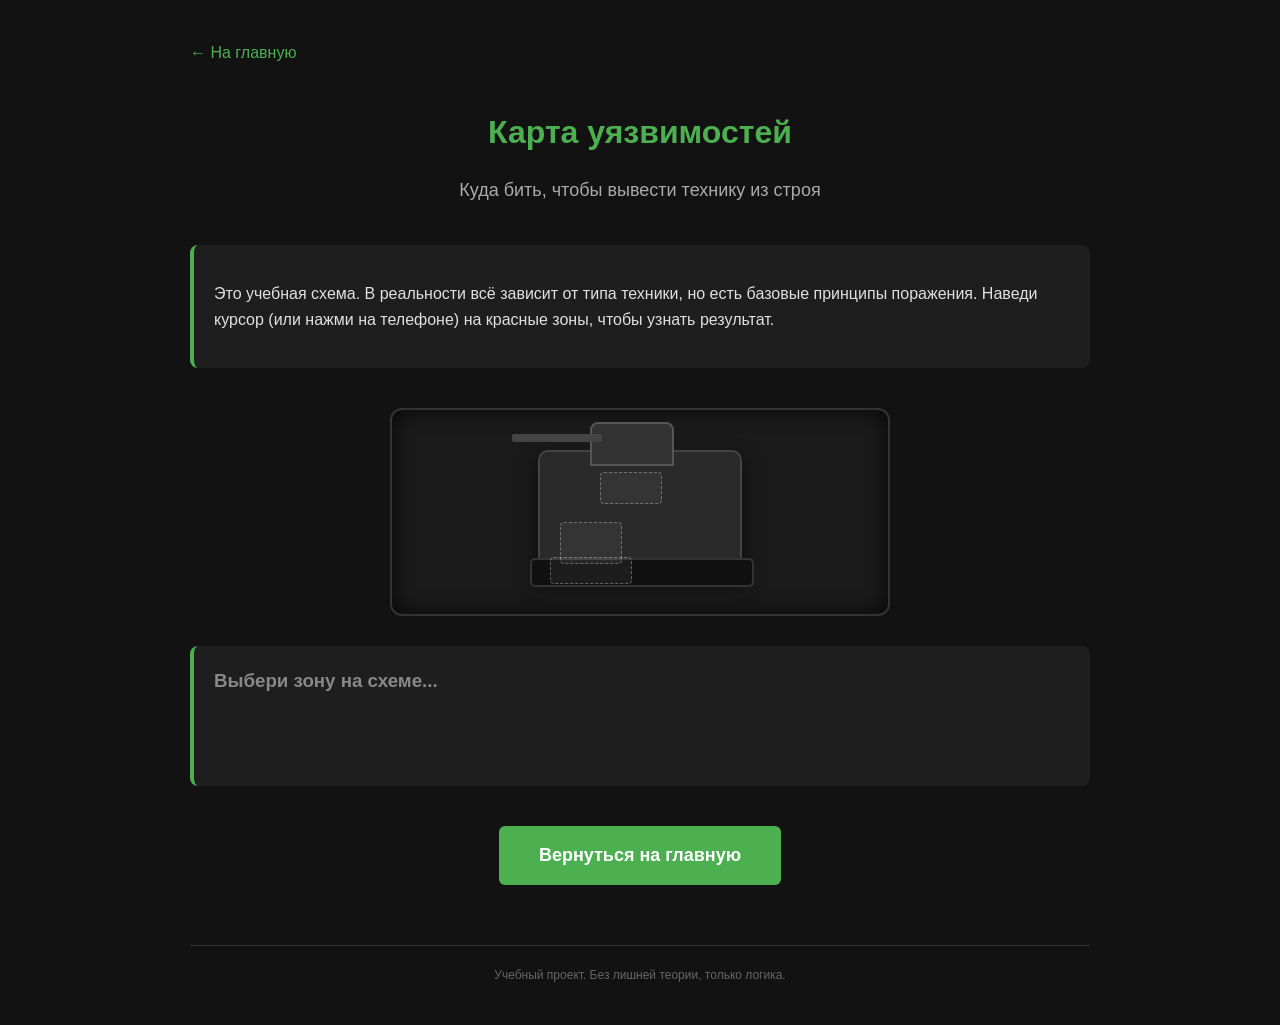
<file: map.html>
<!DOCTYPE html>
<html lang="ru">
<head>
    <meta charset="UTF-8">
    <meta name="viewport" content="width=device-width, initial-scale=1.0">
    <title>Карта целей: Уязвимости техники</title>
    <link rel="stylesheet" href="style.css">
    <script src="script.js"></script>
    <style>
        /* Стили для карты (можно вынести в style.css, но здесь так проще) */
        .map-container {
            position: relative;
            width: 100%;
            max-width: 500px;
            margin: 30px auto;
            background-color: #1a1a1a;
            border: 2px solid #333;
            border-radius: 12px;
            padding: 40px;
            box-sizing: border-box;
            display: flex;
            justify-content: center;
            align-items: center;
            box-shadow: inset 0 0 20px rgba(0,0,0,0.8);
        }

        /* Рисуем танк через CSS (схематично) */
        .tank-silhouette {
            position: relative;
            width: 200px;
            height: 120px;
            background-color: #2a2a2a;
            border-radius: 10px 10px 5px 5px;
            border: 2px solid #444;
            box-shadow: 0 10px 20px rgba(0,0,0,0.5);
        }
        /* Башня */
        .tank-turret {
            position: absolute;
            top: -30px;
            left: 50px;
            width: 80px;
            height: 40px;
            background-color: #333;
            border-radius: 8px 8px 0 0;
            border: 2px solid #555;
        }
        /* Пушка */
        .tank-gun {
            position: absolute;
            top: 10px;
            left: -80px;
            width: 90px;
            height: 8px;
            background-color: #444;
            border-radius: 2px;
        }
        /* Гусеницы */
        .tank-tracks {
            position: absolute;
            bottom: -15px;
            left: -10px;
            width: 220px;
            height: 25px;
            background-color: #111;
            border-radius: 5px;
            border: 2px solid #333;
        }

        /* Зоны поражения */
        .hit-zone {
            position: absolute;
            cursor: crosshair;
            background: rgba(255, 255, 255, 0.05);
            border: 1px dashed rgba(255, 255, 255, 0.3);
            transition: all 0.2s;
            border-radius: 4px;
        }
        .hit-zone:hover {
            background: rgba(244, 67, 54, 0.4);
            border-color: #f44336;
            box-shadow: 0 0 15px rgba(244, 67, 54, 0.6);
        }
        .hit-zone::after {
            content: attr(data-label);
            position: absolute;
            bottom: -20px;
            left: 50%;
            transform: translateX(-50%);
            color: #fff;
            font-size: 10px;
            white-space: nowrap;
            opacity: 0;
            transition: opacity 0.2s;
        }
        .hit-zone:hover::after {
            opacity: 1;
        }

        /* Информационная панель */
        .info-panel {
            background-color: #1e1e1e;
            border-left: 4px solid #4CAF50;
            padding: 20px;
            border-radius: 8px;
            margin-top: 20px;
            min-height: 100px;
        }
        .info-panel h3 {
            margin-top: 0;
            color: #4CAF50;
        }
    </style>
</head>
<body>
    <div class="container">
        <a href="index.html" style="color: #4CAF50; text-decoration: none; margin-bottom: 20px; display: inline-block;">← На главную</a>

        <h1>Карта уязвимостей</h1>
        <p class="subtitle">Куда бить, чтобы вывести технику из строя</p>

        <div class="intro-box">
            <p>Это учебная схема. В реальности всё зависит от типа техники, но есть базовые принципы поражения. Наведи курсор (или нажми на телефоне) на красные зоны, чтобы узнать результат.</p>
        </div>

        <div class="map-container">
            <div class="tank-silhouette">
                <div class="tank-turret">
                    <div class="tank-gun"></div>
                </div>
                <div class="tank-tracks"></div>

                <!-- Зоны поражения (Кликни по ним) -->
                <div class="hit-zone" style="top: 20px; left: 60px; width: 60px; height: 30px;" 
                     data-label="Башня" 
                     onclick="showHitInfo('БАШНЯ', 'Здесь находится экипаж и боеукладка. Поражение башни часто приводит к детонации боекомплекта (срыву башни).')"></div>

                <div class="hit-zone" style="top: 70px; left: 20px; width: 60px; height: 40px;" 
                     data-label="МТО (Двигатель)" 
                     onclick="showHitInfo('МОТОРНО-ТРАНСМИССИОННОЕ ОТДЕЛЕНИЕ', 'Задняя часть танка. Попадание вызывает пожар и обездвиживает машину. Танк становится легкой мишенью.')"></div>

                <div class="hit-zone" style="top: 105px; left: 10px; width: 80px; height: 25px;" 
                     data-label="Гусеница" 
                     onclick="showHitInfo('ХОДОВАЯ ЧАСТЬ', 'Повреждение гусеницы или катков лишает танк подвижности. Он не может маневрировать и отступать.')"></div>
            </div>
        </div>

        <!-- Панель вывода информации -->
        <div class="info-panel" id="infoPanel">
            <h3 style="color: #888; margin: 0;">Выбери зону на схеме...</h3>
        </div>

        <div class="btn-container">
            <a href="index.html" class="btn">Вернуться на главную</a>
        </div>

        <div class="footer">Учебный проект. Без лишней теории, только логика.</div>
    </div>
</body>
</html>
</file>
<file: style.css>
/* --- ОБЩИЕ НАСТРОЙКИ --- */
body {
    font-family: 'Segoe UI', Tahoma, Geneva, Verdana, sans-serif;
    background-color: #121212;
    color: #e0e0e0;
    margin: 0;
    padding: 0;
    line-height: 1.6;
}

.container {
    max-width: 900px;
    margin: 0 auto;
    padding: 40px 20px;
}

h1 {
    color: #4CAF50;
    text-align: center;
    font-size: 32px;
    margin-bottom: 10px;
}

.subtitle {
    text-align: center;
    color: #aaa;
    margin-bottom: 40px;
    font-size: 18px;
}

h2 {
    color: #ffffff;
    margin-top: 40px;
    border-bottom: 2px solid #333;
    padding-bottom: 10px;
}

.intro-box {
    background-color: #1e1e1e;
    padding: 20px;
    border-radius: 8px;
    border-left: 4px solid #4CAF50;
    margin-bottom: 40px;
}

.grid {
    display: grid;
    grid-template-columns: repeat(auto-fit, minmax(200px, 1fr));
    gap: 20px;
    margin-bottom: 40px;
}

.card {
    background-color: #1e1e1e;
    padding: 20px;
    border-radius: 8px;
    text-align: center;
    border: 1px solid #333;
    transition: transform 0.2s, border-color 0.2s;
}

.card:hover {
    transform: translateY(-5px);
    border-color: #4CAF50;
}

.card img {
    width: 100%;
    height: 120px;
    object-fit: contain;
    margin-bottom: 15px;
    background-color: #2a2a2a;
    border-radius: 4px;
    display: block;
}

.card h3 {
    color: #4CAF50;
    margin-top: 0;
}

.card p {
    font-size: 14px;
    color: #bbb;
}

.btn-container {
    text-align: center;
    margin-top: 40px;
}

.btn {
    display: inline-block;
    padding: 15px 40px;
    background-color: #4CAF50;
    color: white;
    text-decoration: none;
    border-radius: 6px;
    font-weight: bold;
    font-size: 18px;
    transition: background-color 0.3s;
}

.btn:hover {
    background-color: #45a049;
}

.footer {
    margin-top: 60px;
    text-align: center;
    font-size: 12px;
    color: #666;
    border-top: 1px solid #333;
    padding-top: 20px;
}

/* --- СТИЛИ ДЛЯ ЭКЗАМЕНА --- */
.exam-container {
    background-color: #1e1e1e;
    padding: 30px;
    border-radius: 12px;
    border: 2px solid #4CAF50;
    margin-top: 40px;
}
.exam-header {
    text-align: center;
    margin-bottom: 30px;
    color: #4CAF50;
}
.question-block {
    margin-bottom: 30px;
    padding-bottom: 20px;
    border-bottom: 1px solid #333;
}
.question-text {
    font-size: 18px;
    font-weight: bold;
    color: #fff;
    margin-bottom: 15px;
}
.option-label {
    display: block;
    background-color: #2a2a2a;
    padding: 12px 15px;
    margin-bottom: 8px;
    border-radius: 6px;
    cursor: pointer;
    border: 1px solid #444;
    transition: background 0.2s;
}
.option-label:hover {
    background-color: #333;
}
.option-label input {
    margin-right: 10px;
}
.submit-btn {
    display: block;
    width: 100%;
    padding: 15px;
    background-color: #2196F3;
    color: white;
    border: none;
    border-radius: 8px;
    font-size: 18px;
    font-weight: bold;
    cursor: pointer;
    margin-top: 20px;
}
.submit-btn:hover {
    background-color: #1976D2;
}
.exam-result {
    display: none;
    margin-top: 30px;
    padding: 20px;
    border-radius: 8px;
    text-align: center;
    font-size: 20px;
    font-weight: bold;
}

/* --- FPV СИМУЛЯТОР --- */
.fpv-container {
    background-color: #111;
    border: 4px solid #333;
    border-radius: 12px;
    padding: 10px;
    margin-top: 20px;
    font-family: 'Courier New', Courier, monospace;
    color: #00FF00;
    text-shadow: 1px 1px 2px #000;
    position: relative;
    overflow: hidden;
}
.fpv-screen {
    background: linear-gradient(to bottom, #87CEEB 0%, #556B2F 50%, #8B4513 100%);
    height: 250px;
    border-radius: 8px;
    position: relative;
    display: flex;
    justify-content: center;
    align-items: center;
}
.fpv-crosshair {
    position: absolute;
    width: 40px;
    height: 40px;
    border: 2px solid #00FF00;
    border-radius: 50%;
    opacity: 0.5;
}
.fpv-crosshair::before, .fpv-crosshair::after {
    content: ''; position: absolute; background: #00FF00;
}
.fpv-crosshair::before { top: 50%; left: -10px; right: -10px; height: 2px; }
.fpv-crosshair::after { left: 50%; top: -10px; bottom: -10px; width: 2px; }

.fpv-hud {
    position: absolute;
    width: 100%;
    height: 100%;
    top: 0;
    left: 0;
    padding: 15px;
    box-sizing: border-box;
    font-size: 14px;
    pointer-events: none;
}
.fpv-corner-tl { position: absolute; top: 15px; left: 15px; }
.fpv-corner-tr { position: absolute; top: 15px; right: 15px; text-align: right; }
.fpv-corner-bl { position: absolute; bottom: 15px; left: 15px; }
.fpv-corner-br { position: absolute; bottom: 15px; right: 15px; text-align: right; }

.fpv-status-text {
    position: absolute;
    top: 50%;
    left: 50%;
    transform: translate(-50%, 50%);
    font-size: 20px;
    font-weight: bold;
    color: #f44336;
    text-shadow: 2px 2px 0 #000;
    display: none;
}
.fpv-status-text.active { display: block; }

/* --- ЦЕЛЬ И РАМКА --- */
.fpv-target {
    position: absolute;
    width: 60px;
    height: 30px;
    background-color: #e53935; /* ЯРКО-КРАСНЫЙ */
    border-radius: 4px;
    top: 55%;
    left: 65%;
    display: none;
    box-shadow: 0 0 15px rgba(229, 57, 53, 0.8);
    border-left: 15px solid #b71c1c;
    border-bottom: 3px solid #000;
    z-index: 20;
}

.fpv-target::after {
    content: "ВРАГ";
    position: absolute;
    top: -20px;
    left: 0;
    color: #e53935;
    font-size: 12px;
    font-weight: bold;
    text-shadow: 1px 1px 3px #000;
    white-space: nowrap;
}

.target-lock-box {
    position: absolute;
    width: 80px;
    height: 50px;
    border: 2px solid #4CAF50;
    top: calc(55% - 10px); /* Подогнал под танк */
    left: calc(65% - 10px); /* Подогнал под танк */
    display: none; 
    transition: all 0.2s;
    animation: pulse-lock 1s infinite alternate;
    z-index: 21;
}

.target-lock-box::before, .target-lock-box::after {
    content: '';
    position: absolute;
    width: 10px;
    height: 10px;
    border: 3px solid #4CAF50;
}
.target-lock-box::before { top: -3px; left: -3px; border-right: none; border-bottom: none; }
.target-lock-box::after { bottom: -3px; right: -3px; border-left: none; border-top: none; }

@keyframes pulse-lock {
    0% { border-color: #4CAF50; box-shadow: 0 0 5px rgba(76, 175, 80, 0.5); }
    100% { border-color: #8BC34A; box-shadow: 0 0 15px rgba(76, 175, 80, 0.9); }
}

.target-label {
    position: absolute;
    top: -25px;
    left: 0;
    background-color: #4CAF50;
    color: #000;
    font-size: 10px;
    font-weight: bold;
    padding: 2px 5px;
    border-radius: 3px;
    white-space: nowrap;
    display: none;
    z-index: 22;
}

/* Стили для квиза (если они были) */
.quiz-box { background-color: #1e1e1e; padding: 25px; border-radius: 8px; margin-top: 30px; border: 1px solid #444; }
.quiz-question { font-size: 18px; font-weight: bold; margin-bottom: 15px; color: #fff; }
.quiz-option { display: block; width: 100%; padding: 12px; margin-bottom: 10px; background-color: #2a2a2a; color: #e0e0e0; border: 1px solid #444; border-radius: 6px; text-align: left; cursor: pointer; font-size: 16px; transition: background 0.2s; }
.quiz-option:hover:not(:disabled) { background-color: #333; }
.quiz-option:disabled { cursor: default; opacity: 0.8; }
.quiz-result { margin-top: 15px; font-weight: bold; display: none; padding: 10px; border-radius: 6px; }
.result-correct { color: #4CAF50; background-color: rgba(76, 175, 80, 0.1); }
.result-wrong { color: #f44336; background-color: rgba(244, 67, 54, 0.1); }

.sim-btn {
    background-color: #2196F3;
    color: white;
    border: none;
    padding: 10px 20px;
    border-radius: 6px;
    cursor: pointer;
    font-weight: bold;
    font-size: 16px;
    transition: background 0.3s;
}
.sim-btn:hover {
    background-color: #1976D2;
}

/* ==========================================
   АДАПТИВ ДЛЯ ТЕЛЕФОНОВ (iPhone XS и т.д.)
   ========================================== */
@media screen and (max-width: 600px) {
    
    /* 1. Основной контейнер */
    .container {
        padding: 15px 10px;
        width: 100%;
        box-sizing: border-box;
        overflow-x: hidden;
    }

    /* 2. Заголовки и текст */
    h1 { font-size: 22px; word-wrap: break-word; }
    h2 { font-size: 18px; margin-top: 25px; }
    p { font-size: 15px; line-height: 1.5; }
    ul { padding-left: 20px; }
    li { font-size: 15px; margin-bottom: 8px; }

    /* 3. Карточки (сетка) */
    .grid {
        display: flex;
        flex-direction: column;
        gap: 15px;
    }
    .card {
        width: 100%;
        box-sizing: border-box;
        margin: 0;
        padding: 15px;
    }
    .card img {
        height: 100px;
    }

    /* 4. Кнопки навигации */
    .btn {
        display: block;
        width: 100%;
        padding: 15px 10px;
        font-size: 16px;
        box-sizing: border-box;
        text-align: center;
        margin-bottom: 10px;
    }
    .btn-container {
        display: flex;
        flex-direction: column;
        gap: 10px;
    }

    /* 5. Симулятор FPV */
    .fpv-screen {
        height: 250px;
    }
    .fpv-hud {
        font-size: 10px;
        padding: 5px;
    }
    /* Прячем углы телеметрии, чтобы не было каши */
    .fpv-corner-tl, .fpv-corner-tr, .fpv-corner-bl, .fpv-corner-br {
        position: absolute;
        padding: 5px;
    }
    .fpv-corner-tl { top: 0; left: 0; }
    .fpv-corner-tr { top: 0; right: 0; }
    .fpv-corner-bl { bottom: 0; left: 0; }
    .fpv-corner-br { bottom: 0; right: 0; }
    
    /* Кнопки симулятора в столбик */
    .quiz-box > div[style*="display: flex"] {
        flex-direction: column !important;
    }
    
    /* Танк и рамка */
    .fpv-target { width: 40px; height: 20px; }
    .target-lock-box { width: 60px; height: 35px; }
    .target-label { font-size: 9px; top: -18px; }

    /* 6. Симулятор РЭБ (Блок 6) */
    #rebLog {
        font-size: 11px !important;
        word-wrap: break-word;
        white-space: pre-wrap;
    }

    /* 7. Экзамен */
    .exam-container { padding: 10px; }
    .question-text { font-size: 16px; }
    .option-label { font-size: 14px; padding: 10px; }
    .submit-btn { font-size: 16px; padding: 12px; }
}

/* --- СИМУЛЯЦИЯ РАБОТЫ ДРОНА --- */
.simulation-container {
    background-color: #1e1e1e;
    padding: 15px;
    border-radius: 12px;
    border: 2px solid #333;
    margin-top: 20px;
}

.sim-screen {
    position: relative;
    width: 100%;
    height: 250px;
    background-color: #111;
    border-radius: 8px;
    overflow: hidden;
    border: 2px solid #444;
    font-family: 'Courier New', monospace;
}

/* Движущийся фон (имитация полета) */
.sim-ground {
    position: absolute;
    bottom: 0;
    width: 200%;
    height: 50%;
    background: repeating-linear-gradient(90deg, #2a2a2a 0%, #2a2a2a 10%, #333 10%, #333 20%);
    animation: moveGround 2s linear infinite;
}

@keyframes moveGround {
    0% { transform: translateX(0); }
    100% { transform: translateX(-50%); }
}

/* Прицел */
.sim-crosshair {
    position: absolute;
    top: 50%;
    left: 50%;
    width: 30px;
    height: 30px;
    border: 1px solid #00FF00;
    border-radius: 50%;
    transform: translate(-50%, -50%);
    opacity: 0.5;
}
.sim-crosshair::before, .sim-crosshair::after {
    content: ''; position: absolute; background: #00FF00;
}
.sim-crosshair::before { top: 50%; left: -10px; right: -10px; height: 1px; }
.sim-crosshair::after { left: 50%; top: -10px; bottom: -10px; width: 1px; }

/* Противник (Танк) */
.sim-enemy {
    position: absolute;
    bottom: 30%;
    left: 120%; /* Начинает за экраном */
    width: 50px;
    height: 25px;
    background-color: #444;
    border-radius: 4px;
    border-left: 10px solid #222;
    transition: left 2s linear; /* Плавное появление */
}

/* ИИ-рамка */
.sim-ai-lock {
    position: absolute;
    width: 70px;
    height: 40px;
    border: 2px solid transparent;
    top: calc(70% - 20px); /* Примерно там, где танк */
    left: 60%; /* По центру, когда танк приедет */
    opacity: 0;
    transition: all 0.3s;
}

.sim-ai-lock.active {
    opacity: 1;
    border-color: #f44336;
    animation: pulseRed 0.5s infinite alternate;
}

.sim-ai-label {
    position: absolute;
    top: -20px;
    left: 0;
    background-color: #f44336;
    color: white;
    font-size: 10px;
    font-weight: bold;
    padding: 2px 5px;
    border-radius: 2px;
    white-space: nowrap;
}

@keyframes pulseRed {
    0% { box-shadow: 0 0 5px rgba(244, 67, 54, 0.5); }
    100% { box-shadow: 0 0 15px rgba(244, 67, 54, 0.9); }
}

/* Взрыв */
.sim-explosion {
    position: absolute;
    width: 80px;
    height: 80px;
    background: radial-gradient(circle, #FF9800, #f44336, transparent);
    border-radius: 50%;
    top: 50%;
    left: 60%;
    transform: translate(-50%, -50%) scale(0);
    opacity: 0;
    pointer-events: none;
}

.sim-explosion.active {
    animation: explode 1s ease-out forwards;
}

@keyframes explode {
    0% { transform: translate(-50%, -50%) scale(0); opacity: 1; }
    100% { transform: translate(-50%, -50%) scale(2); opacity: 0; }
}

/* Текст статуса */
.sim-status {
    position: absolute;
    bottom: 10px;
    left: 10px;
    color: #00FF00;
    font-size: 14px;
    font-weight: bold;
    text-shadow: 1px 1px 2px #000;
}
</file>
